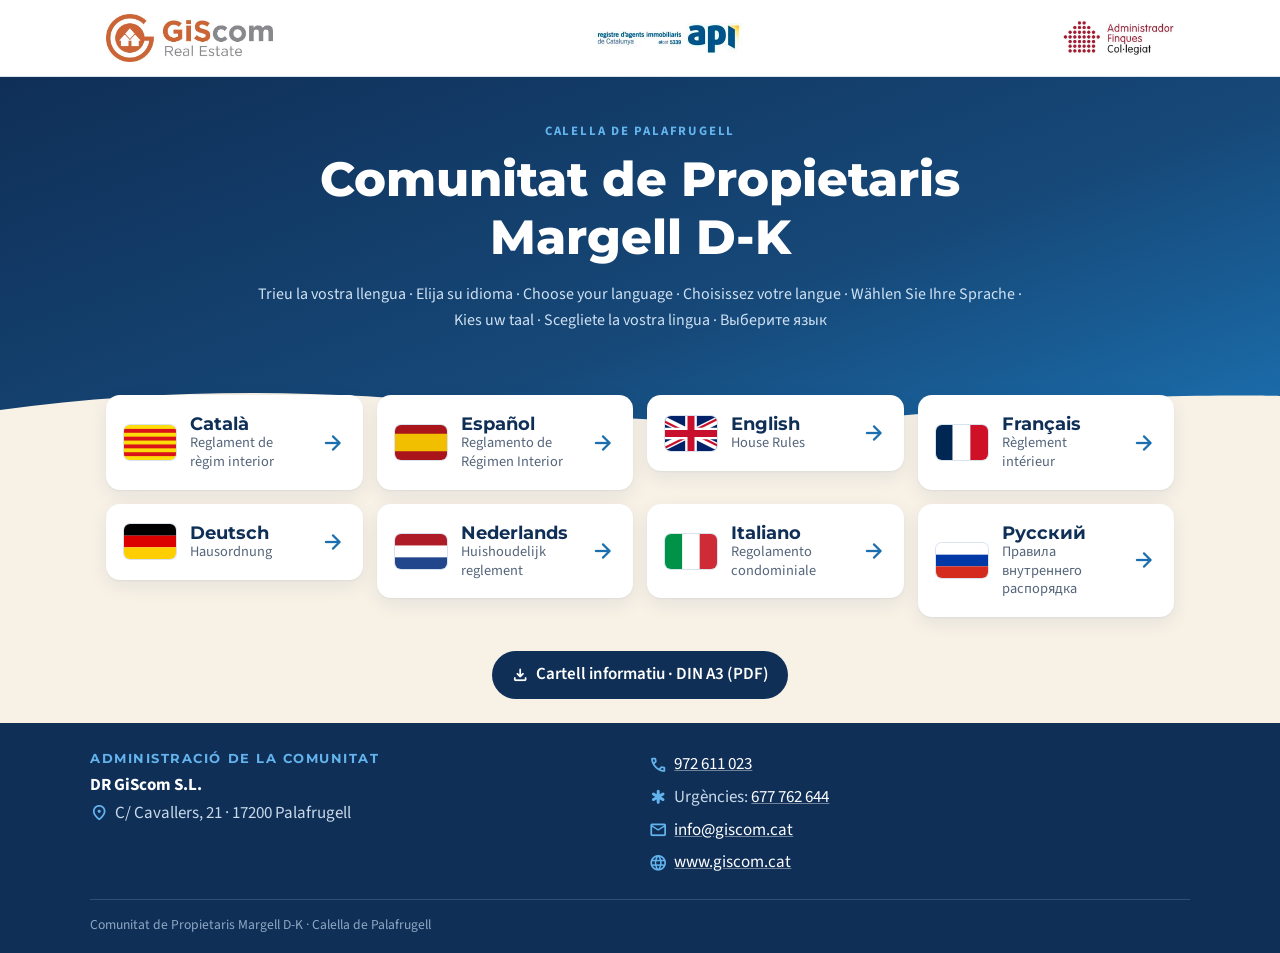
<file: index.html>
<!doctype html>
<html lang="ca">
<head>
<meta charset="utf-8">
<meta name="viewport" content="width=device-width, initial-scale=1">
<title>Margell D-K · Reglament de règim interior</title>
<meta name="description" content="Comunitat de Propietaris Margell D-K (Calella de Palafrugell): reglament de règim interior en vuit llengües.">
<meta name="theme-color" content="#0f2f57">
<link rel="icon" href="data:image/svg+xml,%3Csvg xmlns='http://www.w3.org/2000/svg' viewBox='0 0 64 64'%3E%3Crect width='64' height='64' rx='14' fill='%230f2f57'/%3E%3Cpath d='M10 40c6-5 12-5 18 0s12 5 18 0 8-4 8-4v14H10z' fill='%2363b3ed'/%3E%3Ctext x='32' y='33' font-family='Arial' font-weight='700' font-size='20' fill='%23fff' text-anchor='middle'%3EDK%3C/text%3E%3C/svg%3E">
<link rel="alternate" hreflang="ca" href="https://margelldk.github.io/ca/">
<link rel="alternate" hreflang="es" href="https://margelldk.github.io/es/">
<link rel="alternate" hreflang="en" href="https://margelldk.github.io/en/">
<link rel="alternate" hreflang="fr" href="https://margelldk.github.io/fr/">
<link rel="alternate" hreflang="de" href="https://margelldk.github.io/de/">
<link rel="alternate" hreflang="nl" href="https://margelldk.github.io/nl/">
<link rel="alternate" hreflang="it" href="https://margelldk.github.io/it/">
<link rel="alternate" hreflang="ru" href="https://margelldk.github.io/ru/">
<link rel="alternate" hreflang="x-default" href="https://margelldk.github.io/">
<link rel="preconnect" href="https://fonts.googleapis.com">
<link rel="preconnect" href="https://fonts.gstatic.com" crossorigin>
<link rel="stylesheet" href="https://fonts.googleapis.com/css2?family=Montserrat:wght@600;700;800&family=Source+Sans+3:ital,wght@0,400;0,600;0,700;1,400&display=swap">
<link rel="stylesheet" href="https://fonts.googleapis.com/css2?family=Material+Symbols+Rounded:opsz,wght,FILL,GRAD@20..48,500,0..1,0&icon_names=ac_unit,arrow_forward,bedtime,call,chair,checkroom,cleaning_services,delete,download,electric_scooter,emergency,groups,handshake,key,language,local_shipping,location_on,mail,no_food,outdoor_grill,pedal_bike,pets,pool,print,roller_shades,roofing,schedule,shower,smoke_free,solar_power,sports_soccer,sports_tennis,translate,volume_off">
<link rel="stylesheet" href="assets/estil.css">
</head>
<body class="inici">
<header class="cap">
  <div class="logos">
  <img src="assets/img/giscom.jpg" alt="GiScom Real Estate" class="logo-giscom">
  <img src="assets/img/api.jpg" alt="Registre d’Agents Immobiliaris de Catalunya · API" class="logo-api">
  <img src="assets/img/finques.jpg" alt="Administrador de Finques Col·legiat" class="logo-finques">
</div>
</header>
<main>
  <section class="hero hero-inici">
    <p class="kicker">Calella de Palafrugell</p>
    <h1>Comunitat de Propietaris<br>Margell D-K</h1>
    <p class="tria"><span lang="ca">Trieu la vostra llengua</span> · <span lang="es">Elija su idioma</span> · <span lang="en">Choose your language</span> · <span lang="fr">Choisissez votre langue</span> · <span lang="de">Wählen Sie Ihre Sprache</span> · <span lang="nl">Kies uw taal</span> · <span lang="it">Scegliete la vostra lingua</span> · <span lang="ru">Выберите язык</span></p>
  </section>
  <ul class="targetes">
<li><a href="ca/" hreflang="ca" lang="ca">
  <img src="assets/flags/ca.svg" alt="" width="66" height="44">
  <span class="t-nom">Català</span>
  <span class="t-doc">Reglament de règim interior</span>
  <span class="ic t-fl" aria-hidden="true">arrow_forward</span>
</a></li>
<li><a href="es/" hreflang="es" lang="es">
  <img src="assets/flags/es.svg" alt="" width="66" height="44">
  <span class="t-nom">Español</span>
  <span class="t-doc">Reglamento de Régimen Interior</span>
  <span class="ic t-fl" aria-hidden="true">arrow_forward</span>
</a></li>
<li><a href="en/" hreflang="en" lang="en">
  <img src="assets/flags/en.svg" alt="" width="66" height="44">
  <span class="t-nom">English</span>
  <span class="t-doc">House Rules</span>
  <span class="ic t-fl" aria-hidden="true">arrow_forward</span>
</a></li>
<li><a href="fr/" hreflang="fr" lang="fr">
  <img src="assets/flags/fr.svg" alt="" width="66" height="44">
  <span class="t-nom">Français</span>
  <span class="t-doc">Règlement intérieur</span>
  <span class="ic t-fl" aria-hidden="true">arrow_forward</span>
</a></li>
<li><a href="de/" hreflang="de" lang="de">
  <img src="assets/flags/de.svg" alt="" width="66" height="44">
  <span class="t-nom">Deutsch</span>
  <span class="t-doc">Hausordnung</span>
  <span class="ic t-fl" aria-hidden="true">arrow_forward</span>
</a></li>
<li><a href="nl/" hreflang="nl" lang="nl">
  <img src="assets/flags/nl.svg" alt="" width="66" height="44">
  <span class="t-nom">Nederlands</span>
  <span class="t-doc">Huishoudelijk reglement</span>
  <span class="ic t-fl" aria-hidden="true">arrow_forward</span>
</a></li>
<li><a href="it/" hreflang="it" lang="it">
  <img src="assets/flags/it.svg" alt="" width="66" height="44">
  <span class="t-nom">Italiano</span>
  <span class="t-doc">Regolamento condominiale</span>
  <span class="ic t-fl" aria-hidden="true">arrow_forward</span>
</a></li>
<li><a href="ru/" hreflang="ru" lang="ru">
  <img src="assets/flags/ru.svg" alt="" width="66" height="44">
  <span class="t-nom">Русский</span>
  <span class="t-doc">Правила внутреннего распорядка</span>
  <span class="ic t-fl" aria-hidden="true">arrow_forward</span>
</a></li>
  </ul>
  <p class="descarrega"><a href="cartell/Cartell_Margell_DK_A3.pdf" download><span class="ic sm" aria-hidden="true">download</span> Cartell informatiu · DIN A3 (PDF)</a></p>
</main>
<footer class="peu">
  <div class="peu-in">
    <div>
      <p class="peu-titol">Administració de la comunitat</p>
      <p><strong>DR GiScom S.L.</strong><br>
      <span class="ic sm" aria-hidden="true">location_on</span> C/ Cavallers, 21 · 17200 Palafrugell</p>
    </div>
    <ul class="contacte">
      <li><span class="ic sm" aria-hidden="true">call</span> <a href="tel:+34972611023">972 611 023</a></li>
      <li><span class="ic sm" aria-hidden="true">emergency</span> Urgències: <a href="tel:+34677762644">677 762 644</a></li>
      <li><span class="ic sm" aria-hidden="true">mail</span> <a href="mailto:info@giscom.cat">info@giscom.cat</a></li>
      <li><span class="ic sm" aria-hidden="true">language</span> <a href="https://www.giscom.cat" rel="noopener">www.giscom.cat</a></li>
    </ul>
  </div>
  <p class="peu-final">Comunitat de Propietaris Margell D-K · Calella de Palafrugell</p>
</footer>
</body>
</html>
</file>
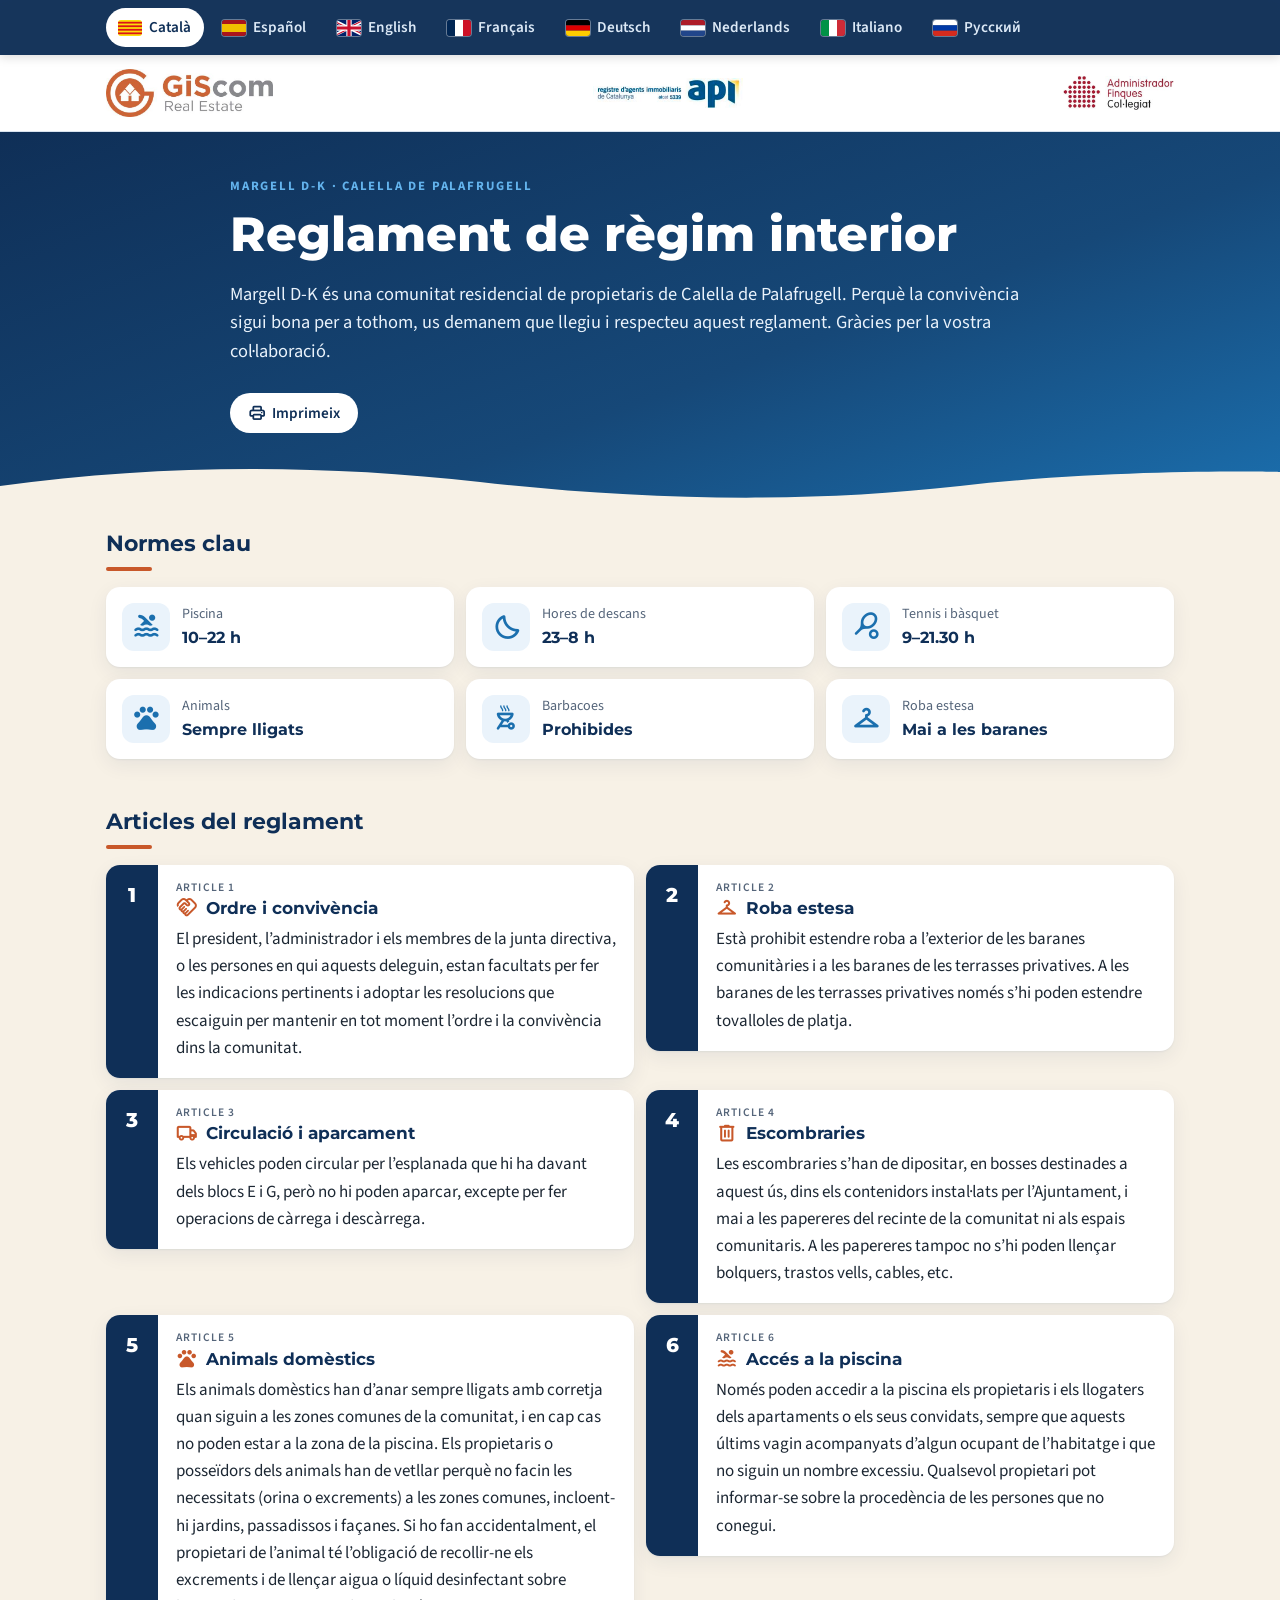
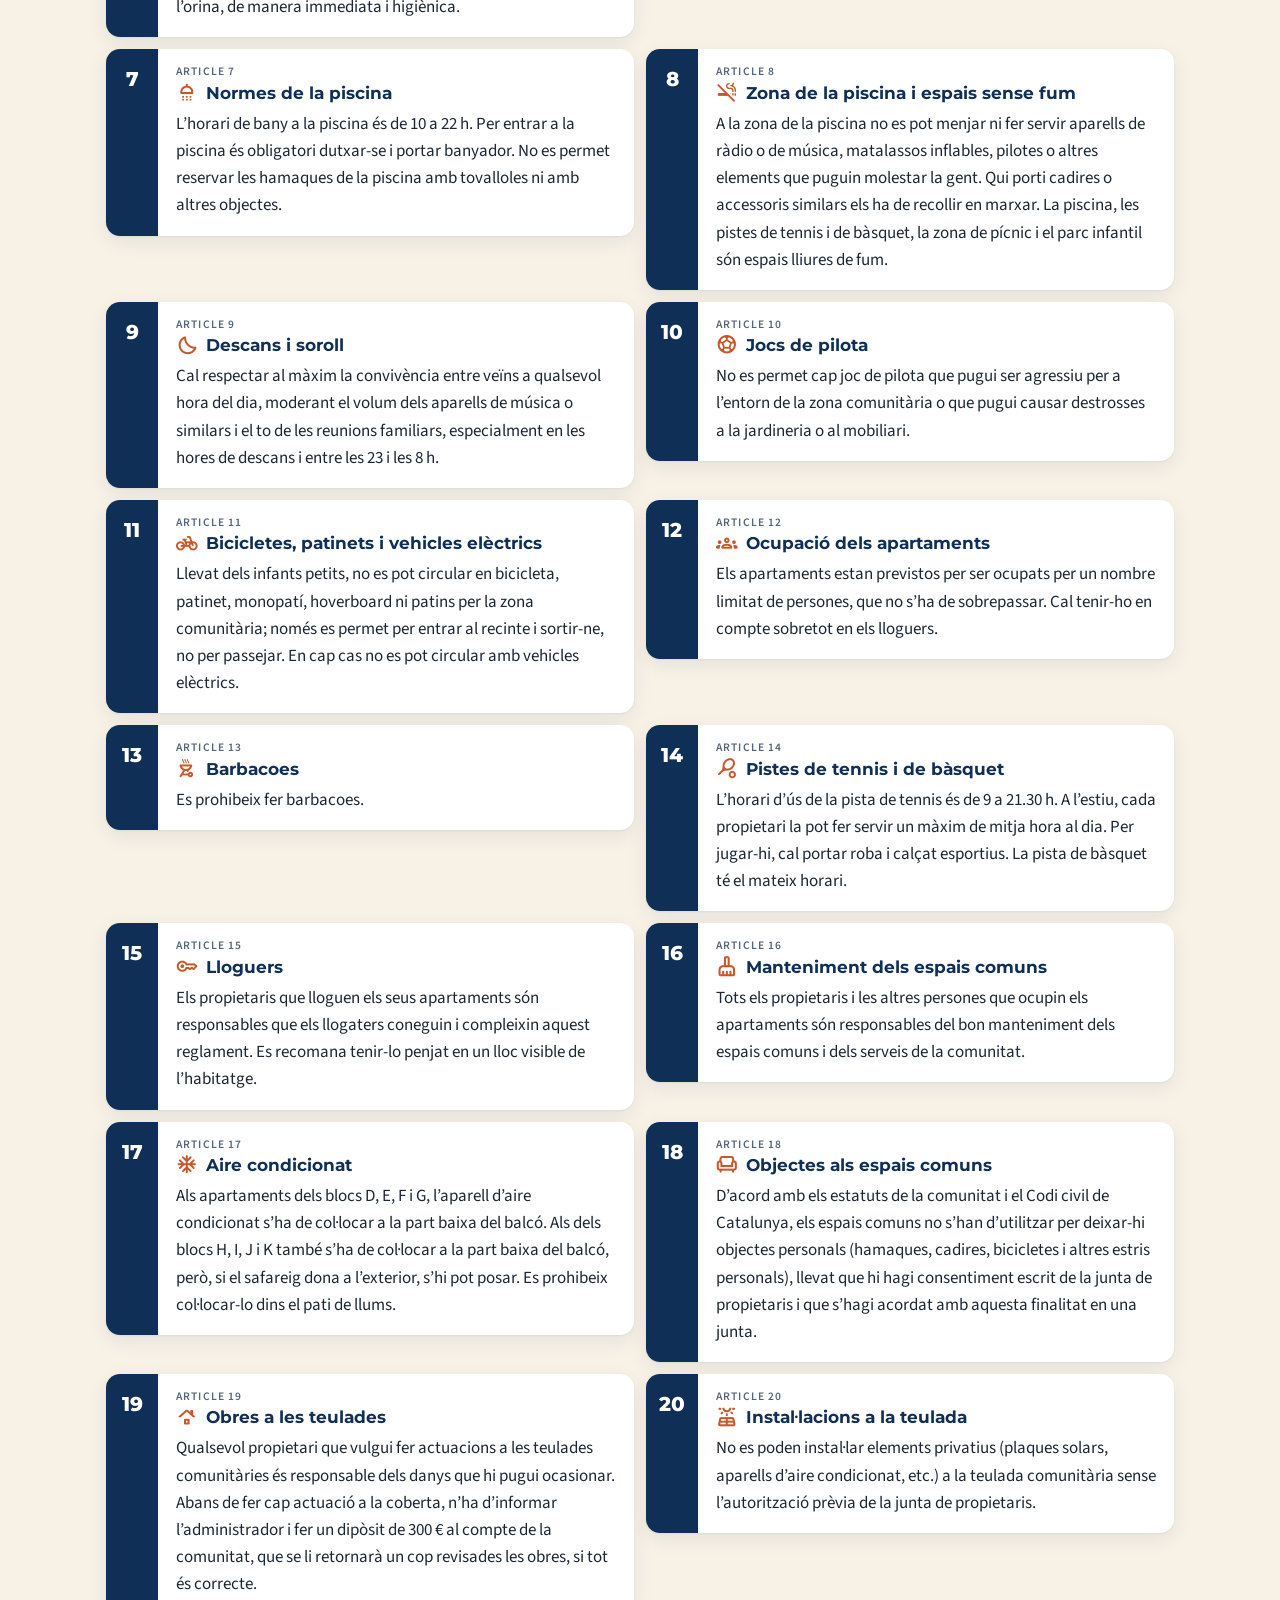
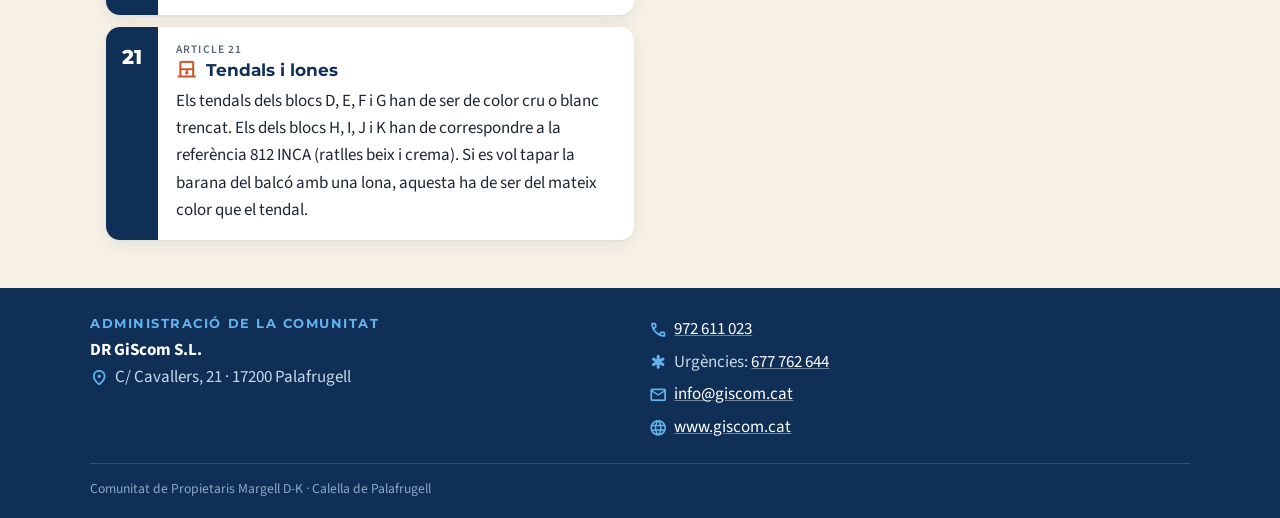
<file: ca/index.html>
<!doctype html>
<html lang="ca">
<head>
<meta charset="utf-8">
<meta name="viewport" content="width=device-width, initial-scale=1">
<title>Reglament de règim interior · Margell D-K</title>
<meta name="description" content="Margell D-K és una comunitat residencial de propietaris de Calella de Palafrugell. Perquè la convivència sigui bona per a tothom, us demanem que llegiu i respecteu aquest reglament. Gràcies per la vostra col·laboració.">
<meta name="theme-color" content="#0f2f57">
<link rel="icon" href="data:image/svg+xml,%3Csvg xmlns='http://www.w3.org/2000/svg' viewBox='0 0 64 64'%3E%3Crect width='64' height='64' rx='14' fill='%230f2f57'/%3E%3Cpath d='M10 40c6-5 12-5 18 0s12 5 18 0 8-4 8-4v14H10z' fill='%2363b3ed'/%3E%3Ctext x='32' y='33' font-family='Arial' font-weight='700' font-size='20' fill='%23fff' text-anchor='middle'%3EDK%3C/text%3E%3C/svg%3E">
<link rel="alternate" hreflang="ca" href="https://margelldk.github.io/ca/">
<link rel="alternate" hreflang="es" href="https://margelldk.github.io/es/">
<link rel="alternate" hreflang="en" href="https://margelldk.github.io/en/">
<link rel="alternate" hreflang="fr" href="https://margelldk.github.io/fr/">
<link rel="alternate" hreflang="de" href="https://margelldk.github.io/de/">
<link rel="alternate" hreflang="nl" href="https://margelldk.github.io/nl/">
<link rel="alternate" hreflang="it" href="https://margelldk.github.io/it/">
<link rel="alternate" hreflang="ru" href="https://margelldk.github.io/ru/">
<link rel="alternate" hreflang="x-default" href="https://margelldk.github.io/">
<link rel="preconnect" href="https://fonts.googleapis.com">
<link rel="preconnect" href="https://fonts.gstatic.com" crossorigin>
<link rel="stylesheet" href="https://fonts.googleapis.com/css2?family=Montserrat:wght@600;700;800&family=Source+Sans+3:ital,wght@0,400;0,600;0,700;1,400&display=swap">
<link rel="stylesheet" href="https://fonts.googleapis.com/css2?family=Material+Symbols+Rounded:opsz,wght,FILL,GRAD@20..48,500,0..1,0&icon_names=ac_unit,arrow_forward,bedtime,call,chair,checkroom,cleaning_services,delete,download,electric_scooter,emergency,groups,handshake,key,language,local_shipping,location_on,mail,no_food,outdoor_grill,pedal_bike,pets,pool,print,roller_shades,roofing,schedule,shower,smoke_free,solar_power,sports_soccer,sports_tennis,translate,volume_off">
<link rel="stylesheet" href="../assets/estil.css">
</head>
<body>
<a class="salta" href="#articles">Articles del reglament</a>
<nav class="idiomes" aria-label="Idioma">
  <div class="idiomes-in">
    <a href="../ca/" hreflang="ca" lang="ca" aria-current="page"><img src="../assets/flags/ca.svg" alt="" width="24" height="16"><span>Català</span></a>
    <a href="../es/" hreflang="es" lang="es"><img src="../assets/flags/es.svg" alt="" width="24" height="16"><span>Español</span></a>
    <a href="../en/" hreflang="en" lang="en"><img src="../assets/flags/en.svg" alt="" width="24" height="16"><span>English</span></a>
    <a href="../fr/" hreflang="fr" lang="fr"><img src="../assets/flags/fr.svg" alt="" width="24" height="16"><span>Français</span></a>
    <a href="../de/" hreflang="de" lang="de"><img src="../assets/flags/de.svg" alt="" width="24" height="16"><span>Deutsch</span></a>
    <a href="../nl/" hreflang="nl" lang="nl"><img src="../assets/flags/nl.svg" alt="" width="24" height="16"><span>Nederlands</span></a>
    <a href="../it/" hreflang="it" lang="it"><img src="../assets/flags/it.svg" alt="" width="24" height="16"><span>Italiano</span></a>
    <a href="../ru/" hreflang="ru" lang="ru"><img src="../assets/flags/ru.svg" alt="" width="24" height="16"><span>Русский</span></a>
  </div>
</nav>
<header class="cap">
  <div class="logos">
  <img src="../assets/img/giscom.jpg" alt="GiScom Real Estate" class="logo-giscom">
  <img src="../assets/img/api.jpg" alt="Registre d’Agents Immobiliaris de Catalunya · API" class="logo-api">
  <img src="../assets/img/finques.jpg" alt="Administrador de Finques Col·legiat" class="logo-finques">
</div>
</header>
<main>
  <section class="hero">
    <p class="kicker">Margell D-K · Calella de Palafrugell</p>
    <h1>Reglament de règim interior</h1>
    <p class="intro">Margell D-K és una comunitat residencial de propietaris de Calella de Palafrugell. Perquè la convivència sigui bona per a tothom, us demanem que llegiu i respecteu aquest reglament. Gràcies per la vostra col·laboració.</p>
    
    <div class="accions"><button class="imprimeix" type="button" onclick="window.print()"><span class="ic sm" aria-hidden="true">print</span> Imprimeix</button></div>
  </section>
  <section class="resum" aria-labelledby="resum-t">
    <h2 id="resum-t">Normes clau</h2>
    <ul>
<li><span class="ic" aria-hidden="true">pool</span><span class="r-et">Piscina</span><span class="r-val">10–22 h</span></li>
<li><span class="ic" aria-hidden="true">bedtime</span><span class="r-et">Hores de descans</span><span class="r-val">23–8 h</span></li>
<li><span class="ic" aria-hidden="true">sports_tennis</span><span class="r-et">Tennis i bàsquet</span><span class="r-val">9–21.30 h</span></li>
<li><span class="ic" aria-hidden="true">pets</span><span class="r-et">Animals</span><span class="r-val">Sempre lligats</span></li>
<li><span class="ic" aria-hidden="true">outdoor_grill</span><span class="r-et">Barbacoes</span><span class="r-val">Prohibides</span></li>
<li><span class="ic" aria-hidden="true">checkroom</span><span class="r-et">Roba estesa</span><span class="r-val">Mai a les baranes</span></li>
    </ul>
  </section>
  <section class="articles" id="articles" aria-labelledby="art-t">
    <h2 id="art-t">Articles del reglament</h2>
    <ol>
<li class="art" id="article-1">
  <div class="art-num" aria-hidden="true"><span>1</span></div>
  <div class="art-cos">
    <h3><span class="ic art-ic" aria-hidden="true">handshake</span><span class="art-et">Article 1</span> Ordre i convivència</h3>
    <p>El president, l’administrador i els membres de la junta directiva, o les persones en qui aquests deleguin, estan facultats per fer les indicacions pertinents i adoptar les resolucions que escaiguin per mantenir en tot moment l’ordre i la convivència dins la comunitat.</p>
  </div>
</li>
<li class="art" id="article-2">
  <div class="art-num" aria-hidden="true"><span>2</span></div>
  <div class="art-cos">
    <h3><span class="ic art-ic" aria-hidden="true">checkroom</span><span class="art-et">Article 2</span> Roba estesa</h3>
    <p>Està prohibit estendre roba a l’exterior de les baranes comunitàries i a les baranes de les terrasses privatives. A les baranes de les terrasses privatives només s’hi poden estendre tovalloles de platja.</p>
  </div>
</li>
<li class="art" id="article-3">
  <div class="art-num" aria-hidden="true"><span>3</span></div>
  <div class="art-cos">
    <h3><span class="ic art-ic" aria-hidden="true">local_shipping</span><span class="art-et">Article 3</span> Circulació i aparcament</h3>
    <p>Els vehicles poden circular per l’esplanada que hi ha davant dels blocs E i G, però no hi poden aparcar, excepte per fer operacions de càrrega i descàrrega.</p>
  </div>
</li>
<li class="art" id="article-4">
  <div class="art-num" aria-hidden="true"><span>4</span></div>
  <div class="art-cos">
    <h3><span class="ic art-ic" aria-hidden="true">delete</span><span class="art-et">Article 4</span> Escombraries</h3>
    <p>Les escombraries s’han de dipositar, en bosses destinades a aquest ús, dins els contenidors instal·lats per l’Ajuntament, i mai a les papereres del recinte de la comunitat ni als espais comunitaris. A les papereres tampoc no s’hi poden llençar bolquers, trastos vells, cables, etc.</p>
  </div>
</li>
<li class="art" id="article-5">
  <div class="art-num" aria-hidden="true"><span>5</span></div>
  <div class="art-cos">
    <h3><span class="ic art-ic" aria-hidden="true">pets</span><span class="art-et">Article 5</span> Animals domèstics</h3>
    <p>Els animals domèstics han d’anar sempre lligats amb corretja quan siguin a les zones comunes de la comunitat, i en cap cas no poden estar a la zona de la piscina. Els propietaris o posseïdors dels animals han de vetllar perquè no facin les necessitats (orina o excrements) a les zones comunes, incloent-hi jardins, passadissos i façanes. Si ho fan accidentalment, el propietari de l’animal té l’obligació de recollir-ne els excrements i de llençar aigua o líquid desinfectant sobre l’orina, de manera immediata i higiènica.</p>
  </div>
</li>
<li class="art" id="article-6">
  <div class="art-num" aria-hidden="true"><span>6</span></div>
  <div class="art-cos">
    <h3><span class="ic art-ic" aria-hidden="true">pool</span><span class="art-et">Article 6</span> Accés a la piscina</h3>
    <p>Només poden accedir a la piscina els propietaris i els llogaters dels apartaments o els seus convidats, sempre que aquests últims vagin acompanyats d’algun ocupant de l’habitatge i que no siguin un nombre excessiu. Qualsevol propietari pot informar-se sobre la procedència de les persones que no conegui.</p>
  </div>
</li>
<li class="art" id="article-7">
  <div class="art-num" aria-hidden="true"><span>7</span></div>
  <div class="art-cos">
    <h3><span class="ic art-ic" aria-hidden="true">shower</span><span class="art-et">Article 7</span> Normes de la piscina</h3>
    <p>L’horari de bany a la piscina és de 10 a 22 h. Per entrar a la piscina és obligatori dutxar-se i portar banyador. No es permet reservar les hamaques de la piscina amb tovalloles ni amb altres objectes.</p>
  </div>
</li>
<li class="art" id="article-8">
  <div class="art-num" aria-hidden="true"><span>8</span></div>
  <div class="art-cos">
    <h3><span class="ic art-ic" aria-hidden="true">smoke_free</span><span class="art-et">Article 8</span> Zona de la piscina i espais sense fum</h3>
    <p>A la zona de la piscina no es pot menjar ni fer servir aparells de ràdio o de música, matalassos inflables, pilotes o altres elements que puguin molestar la gent. Qui porti cadires o accessoris similars els ha de recollir en marxar. La piscina, les pistes de tennis i de bàsquet, la zona de pícnic i el parc infantil són espais lliures de fum.</p>
  </div>
</li>
<li class="art" id="article-9">
  <div class="art-num" aria-hidden="true"><span>9</span></div>
  <div class="art-cos">
    <h3><span class="ic art-ic" aria-hidden="true">bedtime</span><span class="art-et">Article 9</span> Descans i soroll</h3>
    <p>Cal respectar al màxim la convivència entre veïns a qualsevol hora del dia, moderant el volum dels aparells de música o similars i el to de les reunions familiars, especialment en les hores de descans i entre les 23 i les 8 h.</p>
  </div>
</li>
<li class="art" id="article-10">
  <div class="art-num" aria-hidden="true"><span>10</span></div>
  <div class="art-cos">
    <h3><span class="ic art-ic" aria-hidden="true">sports_soccer</span><span class="art-et">Article 10</span> Jocs de pilota</h3>
    <p>No es permet cap joc de pilota que pugui ser agressiu per a l’entorn de la zona comunitària o que pugui causar destrosses a la jardineria o al mobiliari.</p>
  </div>
</li>
<li class="art" id="article-11">
  <div class="art-num" aria-hidden="true"><span>11</span></div>
  <div class="art-cos">
    <h3><span class="ic art-ic" aria-hidden="true">pedal_bike</span><span class="art-et">Article 11</span> Bicicletes, patinets i vehicles elèctrics</h3>
    <p>Llevat dels infants petits, no es pot circular en bicicleta, patinet, monopatí, hoverboard ni patins per la zona comunitària; només es permet per entrar al recinte i sortir-ne, no per passejar. En cap cas no es pot circular amb vehicles elèctrics.</p>
  </div>
</li>
<li class="art" id="article-12">
  <div class="art-num" aria-hidden="true"><span>12</span></div>
  <div class="art-cos">
    <h3><span class="ic art-ic" aria-hidden="true">groups</span><span class="art-et">Article 12</span> Ocupació dels apartaments</h3>
    <p>Els apartaments estan previstos per ser ocupats per un nombre limitat de persones, que no s’ha de sobrepassar. Cal tenir-ho en compte sobretot en els lloguers.</p>
  </div>
</li>
<li class="art" id="article-13">
  <div class="art-num" aria-hidden="true"><span>13</span></div>
  <div class="art-cos">
    <h3><span class="ic art-ic" aria-hidden="true">outdoor_grill</span><span class="art-et">Article 13</span> Barbacoes</h3>
    <p>Es prohibeix fer barbacoes.</p>
  </div>
</li>
<li class="art" id="article-14">
  <div class="art-num" aria-hidden="true"><span>14</span></div>
  <div class="art-cos">
    <h3><span class="ic art-ic" aria-hidden="true">sports_tennis</span><span class="art-et">Article 14</span> Pistes de tennis i de bàsquet</h3>
    <p>L’horari d’ús de la pista de tennis és de 9 a 21.30 h. A l’estiu, cada propietari la pot fer servir un màxim de mitja hora al dia. Per jugar-hi, cal portar roba i calçat esportius. La pista de bàsquet té el mateix horari.</p>
  </div>
</li>
<li class="art" id="article-15">
  <div class="art-num" aria-hidden="true"><span>15</span></div>
  <div class="art-cos">
    <h3><span class="ic art-ic" aria-hidden="true">key</span><span class="art-et">Article 15</span> Lloguers</h3>
    <p>Els propietaris que lloguen els seus apartaments són responsables que els llogaters coneguin i compleixin aquest reglament. Es recomana tenir-lo penjat en un lloc visible de l’habitatge.</p>
  </div>
</li>
<li class="art" id="article-16">
  <div class="art-num" aria-hidden="true"><span>16</span></div>
  <div class="art-cos">
    <h3><span class="ic art-ic" aria-hidden="true">cleaning_services</span><span class="art-et">Article 16</span> Manteniment dels espais comuns</h3>
    <p>Tots els propietaris i les altres persones que ocupin els apartaments són responsables del bon manteniment dels espais comuns i dels serveis de la comunitat.</p>
  </div>
</li>
<li class="art" id="article-17">
  <div class="art-num" aria-hidden="true"><span>17</span></div>
  <div class="art-cos">
    <h3><span class="ic art-ic" aria-hidden="true">ac_unit</span><span class="art-et">Article 17</span> Aire condicionat</h3>
    <p>Als apartaments dels blocs D, E, F i G, l’aparell d’aire condicionat s’ha de col·locar a la part baixa del balcó. Als dels blocs H, I, J i K també s’ha de col·locar a la part baixa del balcó, però, si el safareig dona a l’exterior, s’hi pot posar. Es prohibeix col·locar-lo dins el pati de llums.</p>
  </div>
</li>
<li class="art" id="article-18">
  <div class="art-num" aria-hidden="true"><span>18</span></div>
  <div class="art-cos">
    <h3><span class="ic art-ic" aria-hidden="true">chair</span><span class="art-et">Article 18</span> Objectes als espais comuns</h3>
    <p>D’acord amb els estatuts de la comunitat i el Codi civil de Catalunya, els espais comuns no s’han d’utilitzar per deixar-hi objectes personals (hamaques, cadires, bicicletes i altres estris personals), llevat que hi hagi consentiment escrit de la junta de propietaris i que s’hagi acordat amb aquesta finalitat en una junta.</p>
  </div>
</li>
<li class="art" id="article-19">
  <div class="art-num" aria-hidden="true"><span>19</span></div>
  <div class="art-cos">
    <h3><span class="ic art-ic" aria-hidden="true">roofing</span><span class="art-et">Article 19</span> Obres a les teulades</h3>
    <p>Qualsevol propietari que vulgui fer actuacions a les teulades comunitàries és responsable dels danys que hi pugui ocasionar. Abans de fer cap actuació a la coberta, n’ha d’informar l’administrador i fer un dipòsit de 300 € al compte de la comunitat, que se li retornarà un cop revisades les obres, si tot és correcte.</p>
  </div>
</li>
<li class="art" id="article-20">
  <div class="art-num" aria-hidden="true"><span>20</span></div>
  <div class="art-cos">
    <h3><span class="ic art-ic" aria-hidden="true">solar_power</span><span class="art-et">Article 20</span> Instal·lacions a la teulada</h3>
    <p>No es poden instal·lar elements privatius (plaques solars, aparells d’aire condicionat, etc.) a la teulada comunitària sense l’autorització prèvia de la junta de propietaris.</p>
  </div>
</li>
<li class="art" id="article-21">
  <div class="art-num" aria-hidden="true"><span>21</span></div>
  <div class="art-cos">
    <h3><span class="ic art-ic" aria-hidden="true">roller_shades</span><span class="art-et">Article 21</span> Tendals i lones</h3>
    <p>Els tendals dels blocs D, E, F i G han de ser de color cru o blanc trencat. Els dels blocs H, I, J i K han de correspondre a la referència 812 INCA (ratlles beix i crema). Si es vol tapar la barana del balcó amb una lona, aquesta ha de ser del mateix color que el tendal.</p>
  </div>
</li>
    </ol>
  </section>
</main>
<footer class="peu">
  <div class="peu-in">
    <div>
      <p class="peu-titol">Administració de la comunitat</p>
      <p><strong>DR GiScom S.L.</strong><br>
      <span class="ic sm" aria-hidden="true">location_on</span> C/ Cavallers, 21 · 17200 Palafrugell</p>
    </div>
    <ul class="contacte">
      <li><span class="ic sm" aria-hidden="true">call</span> <a href="tel:+34972611023">972 611 023</a></li>
      <li><span class="ic sm" aria-hidden="true">emergency</span> Urgències: <a href="tel:+34677762644">677 762 644</a></li>
      <li><span class="ic sm" aria-hidden="true">mail</span> <a href="mailto:info@giscom.cat">info@giscom.cat</a></li>
      <li><span class="ic sm" aria-hidden="true">language</span> <a href="https://www.giscom.cat" rel="noopener">www.giscom.cat</a></li>
    </ul>
  </div>
  <p class="peu-final">Comunitat de Propietaris Margell D-K · Calella de Palafrugell</p>
</footer>
</body>
</html>
</file>
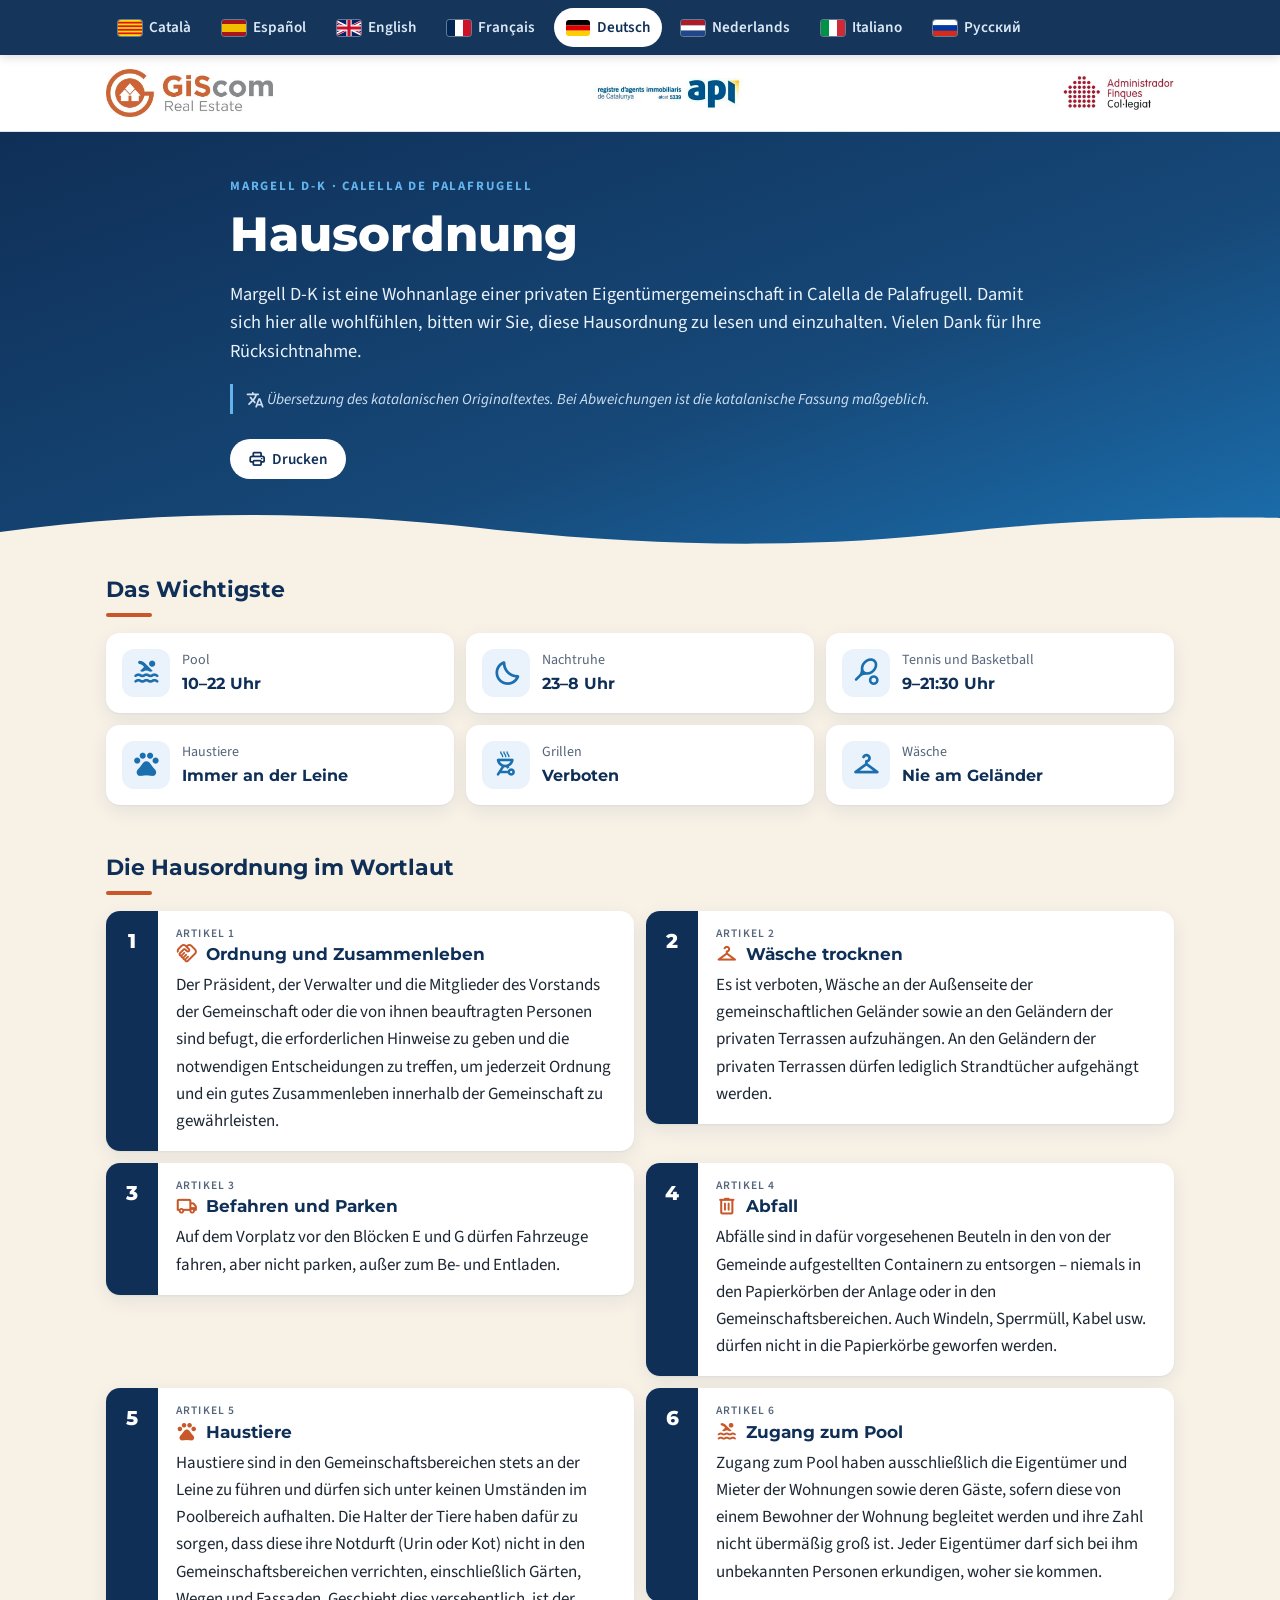
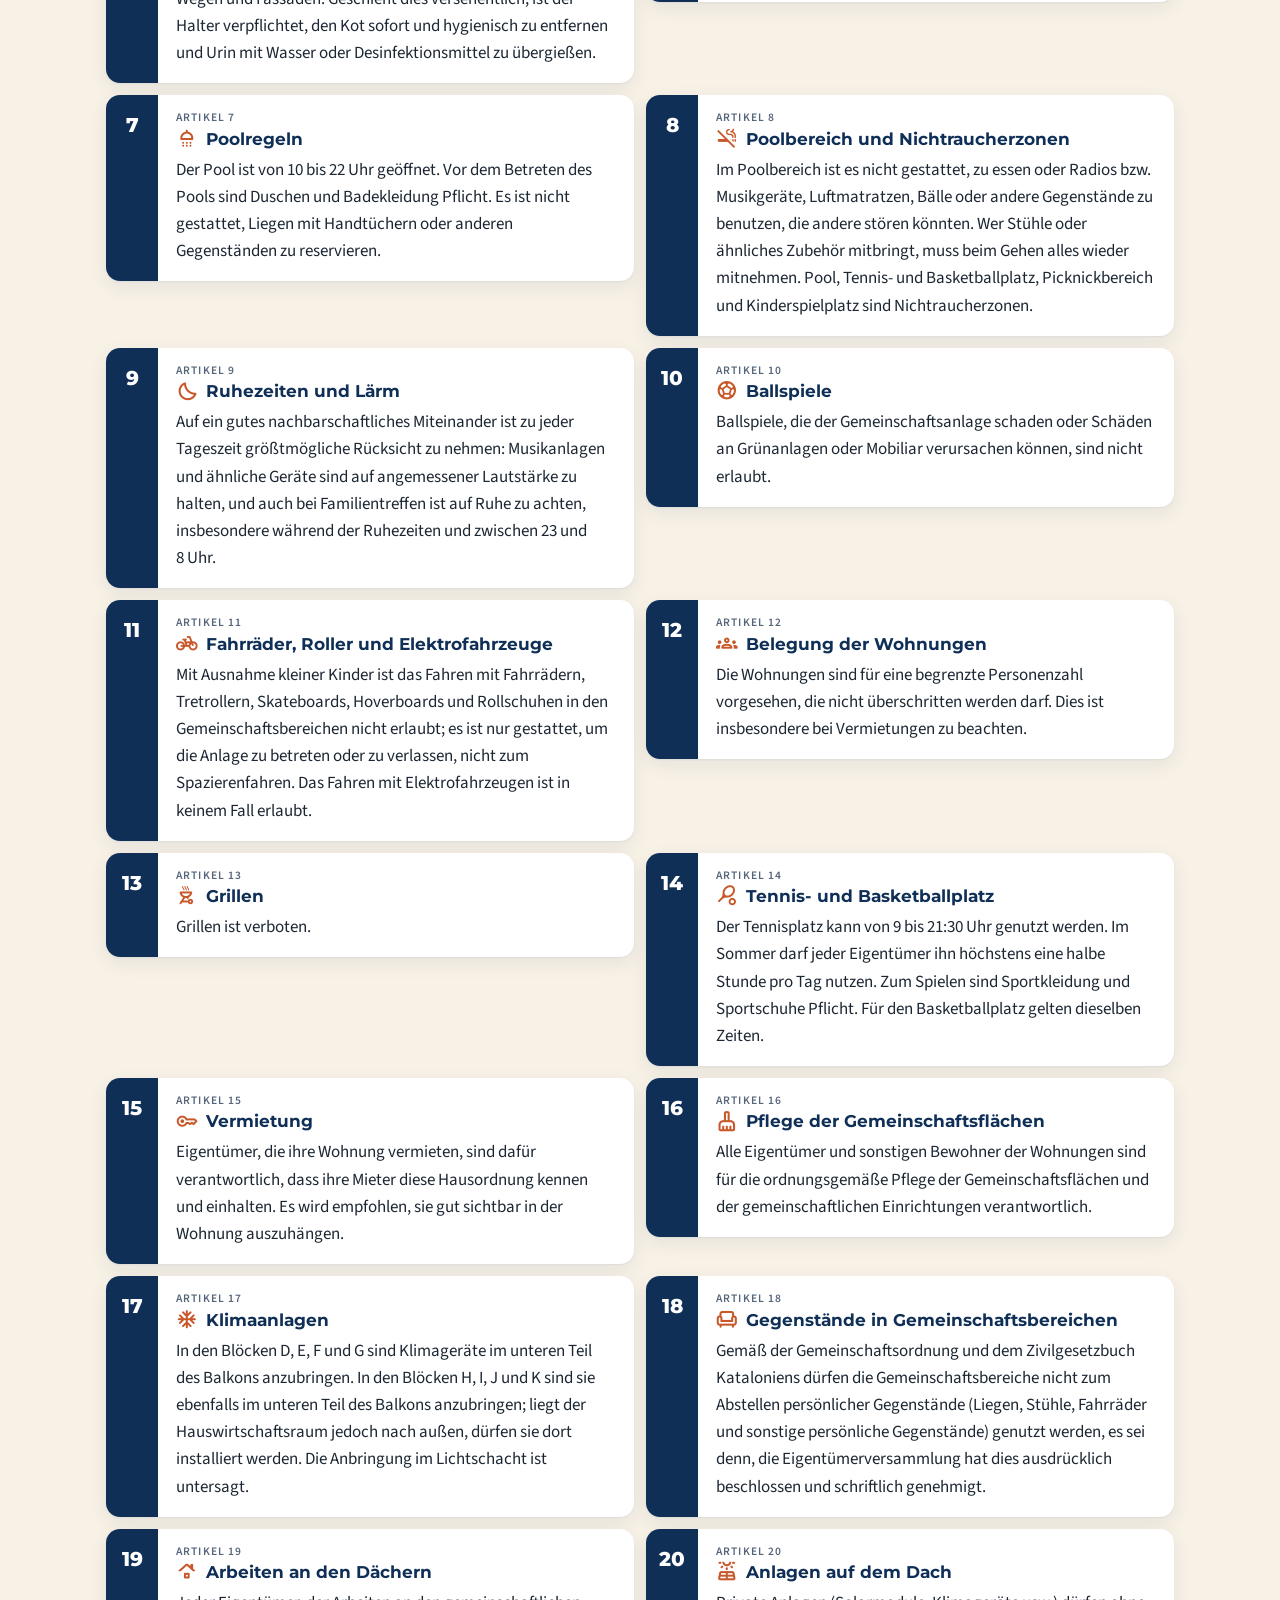
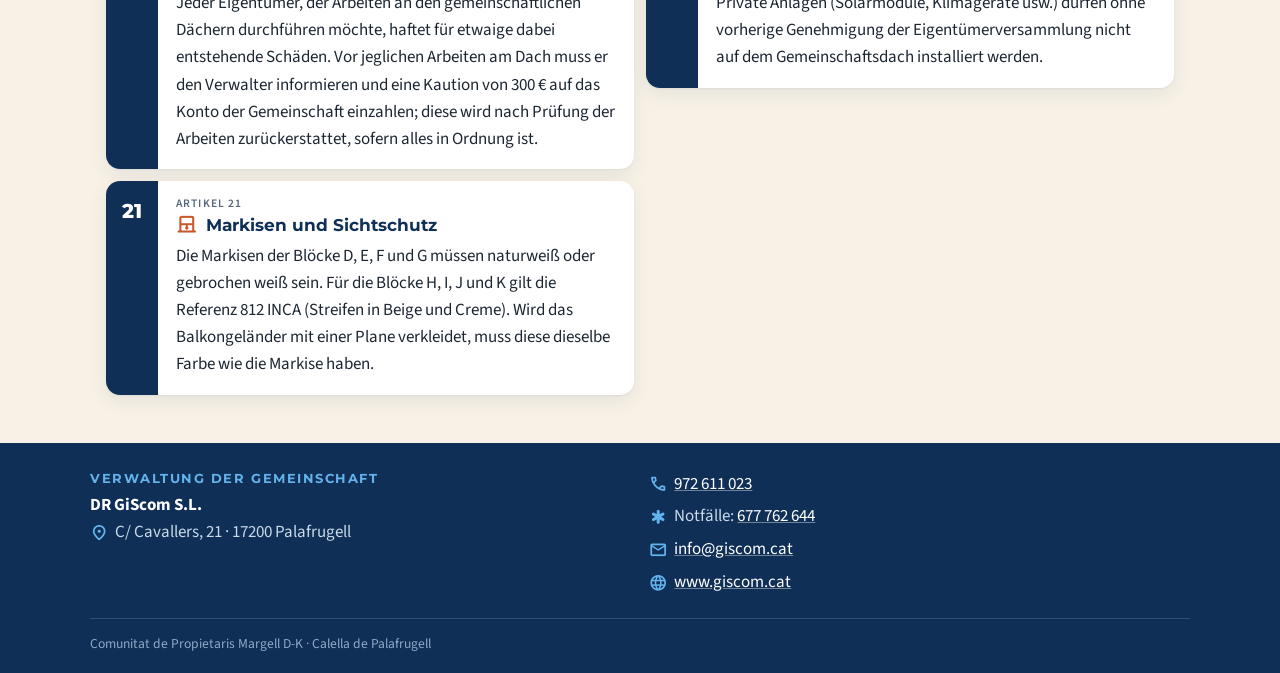
<file: de/index.html>
<!doctype html>
<html lang="de">
<head>
<meta charset="utf-8">
<meta name="viewport" content="width=device-width, initial-scale=1">
<title>Hausordnung · Margell D-K</title>
<meta name="description" content="Margell D-K ist eine Wohnanlage einer privaten Eigentümergemeinschaft in Calella de Palafrugell. Damit sich hier alle wohlfühlen, bitten wir Sie, diese Hausordnung zu lesen und einzuhalten. Vielen Dank für Ihre Rücksichtnahme.">
<meta name="theme-color" content="#0f2f57">
<link rel="icon" href="data:image/svg+xml,%3Csvg xmlns='http://www.w3.org/2000/svg' viewBox='0 0 64 64'%3E%3Crect width='64' height='64' rx='14' fill='%230f2f57'/%3E%3Cpath d='M10 40c6-5 12-5 18 0s12 5 18 0 8-4 8-4v14H10z' fill='%2363b3ed'/%3E%3Ctext x='32' y='33' font-family='Arial' font-weight='700' font-size='20' fill='%23fff' text-anchor='middle'%3EDK%3C/text%3E%3C/svg%3E">
<link rel="alternate" hreflang="ca" href="https://margelldk.github.io/ca/">
<link rel="alternate" hreflang="es" href="https://margelldk.github.io/es/">
<link rel="alternate" hreflang="en" href="https://margelldk.github.io/en/">
<link rel="alternate" hreflang="fr" href="https://margelldk.github.io/fr/">
<link rel="alternate" hreflang="de" href="https://margelldk.github.io/de/">
<link rel="alternate" hreflang="nl" href="https://margelldk.github.io/nl/">
<link rel="alternate" hreflang="it" href="https://margelldk.github.io/it/">
<link rel="alternate" hreflang="ru" href="https://margelldk.github.io/ru/">
<link rel="alternate" hreflang="x-default" href="https://margelldk.github.io/">
<link rel="preconnect" href="https://fonts.googleapis.com">
<link rel="preconnect" href="https://fonts.gstatic.com" crossorigin>
<link rel="stylesheet" href="https://fonts.googleapis.com/css2?family=Montserrat:wght@600;700;800&family=Source+Sans+3:ital,wght@0,400;0,600;0,700;1,400&display=swap">
<link rel="stylesheet" href="https://fonts.googleapis.com/css2?family=Material+Symbols+Rounded:opsz,wght,FILL,GRAD@20..48,500,0..1,0&icon_names=ac_unit,arrow_forward,bedtime,call,chair,checkroom,cleaning_services,delete,download,electric_scooter,emergency,groups,handshake,key,language,local_shipping,location_on,mail,no_food,outdoor_grill,pedal_bike,pets,pool,print,roller_shades,roofing,schedule,shower,smoke_free,solar_power,sports_soccer,sports_tennis,translate,volume_off">
<link rel="stylesheet" href="../assets/estil.css">
</head>
<body>
<a class="salta" href="#articles">Die Hausordnung im Wortlaut</a>
<nav class="idiomes" aria-label="Sprache">
  <div class="idiomes-in">
    <a href="../ca/" hreflang="ca" lang="ca"><img src="../assets/flags/ca.svg" alt="" width="24" height="16"><span>Català</span></a>
    <a href="../es/" hreflang="es" lang="es"><img src="../assets/flags/es.svg" alt="" width="24" height="16"><span>Español</span></a>
    <a href="../en/" hreflang="en" lang="en"><img src="../assets/flags/en.svg" alt="" width="24" height="16"><span>English</span></a>
    <a href="../fr/" hreflang="fr" lang="fr"><img src="../assets/flags/fr.svg" alt="" width="24" height="16"><span>Français</span></a>
    <a href="../de/" hreflang="de" lang="de" aria-current="page"><img src="../assets/flags/de.svg" alt="" width="24" height="16"><span>Deutsch</span></a>
    <a href="../nl/" hreflang="nl" lang="nl"><img src="../assets/flags/nl.svg" alt="" width="24" height="16"><span>Nederlands</span></a>
    <a href="../it/" hreflang="it" lang="it"><img src="../assets/flags/it.svg" alt="" width="24" height="16"><span>Italiano</span></a>
    <a href="../ru/" hreflang="ru" lang="ru"><img src="../assets/flags/ru.svg" alt="" width="24" height="16"><span>Русский</span></a>
  </div>
</nav>
<header class="cap">
  <div class="logos">
  <img src="../assets/img/giscom.jpg" alt="GiScom Real Estate" class="logo-giscom">
  <img src="../assets/img/api.jpg" alt="Registre d’Agents Immobiliaris de Catalunya · API" class="logo-api">
  <img src="../assets/img/finques.jpg" alt="Administrador de Finques Col·legiat" class="logo-finques">
</div>
</header>
<main>
  <section class="hero">
    <p class="kicker">Margell D-K · Calella de Palafrugell</p>
    <h1>Hausordnung</h1>
    <p class="intro">Margell D-K ist eine Wohnanlage einer privaten Eigentümergemeinschaft in Calella de Palafrugell. Damit sich hier alle wohlfühlen, bitten wir Sie, diese Hausordnung zu lesen und einzuhalten. Vielen Dank für Ihre Rücksichtnahme.</p>
    <p class="nota"><span class="ic sm" aria-hidden="true">translate</span> Übersetzung des katalanischen Originaltextes. Bei Abweichungen ist die katalanische Fassung maßgeblich.</p>
    <div class="accions"><button class="imprimeix" type="button" onclick="window.print()"><span class="ic sm" aria-hidden="true">print</span> Drucken</button></div>
  </section>
  <section class="resum" aria-labelledby="resum-t">
    <h2 id="resum-t">Das Wichtigste</h2>
    <ul>
<li><span class="ic" aria-hidden="true">pool</span><span class="r-et">Pool</span><span class="r-val">10–22 Uhr</span></li>
<li><span class="ic" aria-hidden="true">bedtime</span><span class="r-et">Nachtruhe</span><span class="r-val">23–8 Uhr</span></li>
<li><span class="ic" aria-hidden="true">sports_tennis</span><span class="r-et">Tennis und Basketball</span><span class="r-val">9–21:30 Uhr</span></li>
<li><span class="ic" aria-hidden="true">pets</span><span class="r-et">Haustiere</span><span class="r-val">Immer an der Leine</span></li>
<li><span class="ic" aria-hidden="true">outdoor_grill</span><span class="r-et">Grillen</span><span class="r-val">Verboten</span></li>
<li><span class="ic" aria-hidden="true">checkroom</span><span class="r-et">Wäsche</span><span class="r-val">Nie am Geländer</span></li>
    </ul>
  </section>
  <section class="articles" id="articles" aria-labelledby="art-t">
    <h2 id="art-t">Die Hausordnung im Wortlaut</h2>
    <ol>
<li class="art" id="article-1">
  <div class="art-num" aria-hidden="true"><span>1</span></div>
  <div class="art-cos">
    <h3><span class="ic art-ic" aria-hidden="true">handshake</span><span class="art-et">Artikel 1</span> Ordnung und Zusammenleben</h3>
    <p>Der Präsident, der Verwalter und die Mitglieder des Vorstands der Gemeinschaft oder die von ihnen beauftragten Personen sind befugt, die erforderlichen Hinweise zu geben und die notwendigen Entscheidungen zu treffen, um jederzeit Ordnung und ein gutes Zusammenleben innerhalb der Gemeinschaft zu gewährleisten.</p>
  </div>
</li>
<li class="art" id="article-2">
  <div class="art-num" aria-hidden="true"><span>2</span></div>
  <div class="art-cos">
    <h3><span class="ic art-ic" aria-hidden="true">checkroom</span><span class="art-et">Artikel 2</span> Wäsche trocknen</h3>
    <p>Es ist verboten, Wäsche an der Außenseite der gemeinschaftlichen Geländer sowie an den Geländern der privaten Terrassen aufzuhängen. An den Geländern der privaten Terrassen dürfen lediglich Strandtücher aufgehängt werden.</p>
  </div>
</li>
<li class="art" id="article-3">
  <div class="art-num" aria-hidden="true"><span>3</span></div>
  <div class="art-cos">
    <h3><span class="ic art-ic" aria-hidden="true">local_shipping</span><span class="art-et">Artikel 3</span> Befahren und Parken</h3>
    <p>Auf dem Vorplatz vor den Blöcken E und G dürfen Fahrzeuge fahren, aber nicht parken, außer zum Be- und Entladen.</p>
  </div>
</li>
<li class="art" id="article-4">
  <div class="art-num" aria-hidden="true"><span>4</span></div>
  <div class="art-cos">
    <h3><span class="ic art-ic" aria-hidden="true">delete</span><span class="art-et">Artikel 4</span> Abfall</h3>
    <p>Abfälle sind in dafür vorgesehenen Beuteln in den von der Gemeinde aufgestellten Containern zu entsorgen – niemals in den Papierkörben der Anlage oder in den Gemeinschaftsbereichen. Auch Windeln, Sperrmüll, Kabel usw. dürfen nicht in die Papierkörbe geworfen werden.</p>
  </div>
</li>
<li class="art" id="article-5">
  <div class="art-num" aria-hidden="true"><span>5</span></div>
  <div class="art-cos">
    <h3><span class="ic art-ic" aria-hidden="true">pets</span><span class="art-et">Artikel 5</span> Haustiere</h3>
    <p>Haustiere sind in den Gemeinschaftsbereichen stets an der Leine zu führen und dürfen sich unter keinen Umständen im Poolbereich aufhalten. Die Halter der Tiere haben dafür zu sorgen, dass diese ihre Notdurft (Urin oder Kot) nicht in den Gemeinschaftsbereichen verrichten, einschließlich Gärten, Wegen und Fassaden. Geschieht dies versehentlich, ist der Halter verpflichtet, den Kot sofort und hygienisch zu entfernen und Urin mit Wasser oder Desinfektionsmittel zu übergießen.</p>
  </div>
</li>
<li class="art" id="article-6">
  <div class="art-num" aria-hidden="true"><span>6</span></div>
  <div class="art-cos">
    <h3><span class="ic art-ic" aria-hidden="true">pool</span><span class="art-et">Artikel 6</span> Zugang zum Pool</h3>
    <p>Zugang zum Pool haben ausschließlich die Eigentümer und Mieter der Wohnungen sowie deren Gäste, sofern diese von einem Bewohner der Wohnung begleitet werden und ihre Zahl nicht übermäßig groß ist. Jeder Eigentümer darf sich bei ihm unbekannten Personen erkundigen, woher sie kommen.</p>
  </div>
</li>
<li class="art" id="article-7">
  <div class="art-num" aria-hidden="true"><span>7</span></div>
  <div class="art-cos">
    <h3><span class="ic art-ic" aria-hidden="true">shower</span><span class="art-et">Artikel 7</span> Poolregeln</h3>
    <p>Der Pool ist von 10 bis 22 Uhr geöffnet. Vor dem Betreten des Pools sind Duschen und Badekleidung Pflicht. Es ist nicht gestattet, Liegen mit Handtüchern oder anderen Gegenständen zu reservieren.</p>
  </div>
</li>
<li class="art" id="article-8">
  <div class="art-num" aria-hidden="true"><span>8</span></div>
  <div class="art-cos">
    <h3><span class="ic art-ic" aria-hidden="true">smoke_free</span><span class="art-et">Artikel 8</span> Poolbereich und Nichtraucherzonen</h3>
    <p>Im Poolbereich ist es nicht gestattet, zu essen oder Radios bzw. Musikgeräte, Luftmatratzen, Bälle oder andere Gegenstände zu benutzen, die andere stören könnten. Wer Stühle oder ähnliches Zubehör mitbringt, muss beim Gehen alles wieder mitnehmen. Pool, Tennis- und Basketballplatz, Picknickbereich und Kinderspielplatz sind Nichtraucherzonen.</p>
  </div>
</li>
<li class="art" id="article-9">
  <div class="art-num" aria-hidden="true"><span>9</span></div>
  <div class="art-cos">
    <h3><span class="ic art-ic" aria-hidden="true">bedtime</span><span class="art-et">Artikel 9</span> Ruhezeiten und Lärm</h3>
    <p>Auf ein gutes nachbarschaftliches Miteinander ist zu jeder Tageszeit größtmögliche Rücksicht zu nehmen: Musikanlagen und ähnliche Geräte sind auf angemessener Lautstärke zu halten, und auch bei Familientreffen ist auf Ruhe zu achten, insbesondere während der Ruhezeiten und zwischen 23 und 8 Uhr.</p>
  </div>
</li>
<li class="art" id="article-10">
  <div class="art-num" aria-hidden="true"><span>10</span></div>
  <div class="art-cos">
    <h3><span class="ic art-ic" aria-hidden="true">sports_soccer</span><span class="art-et">Artikel 10</span> Ballspiele</h3>
    <p>Ballspiele, die der Gemeinschaftsanlage schaden oder Schäden an Grünanlagen oder Mobiliar verursachen können, sind nicht erlaubt.</p>
  </div>
</li>
<li class="art" id="article-11">
  <div class="art-num" aria-hidden="true"><span>11</span></div>
  <div class="art-cos">
    <h3><span class="ic art-ic" aria-hidden="true">pedal_bike</span><span class="art-et">Artikel 11</span> Fahrräder, Roller und Elektrofahrzeuge</h3>
    <p>Mit Ausnahme kleiner Kinder ist das Fahren mit Fahrrädern, Tretrollern, Skateboards, Hoverboards und Rollschuhen in den Gemeinschaftsbereichen nicht erlaubt; es ist nur gestattet, um die Anlage zu betreten oder zu verlassen, nicht zum Spazierenfahren. Das Fahren mit Elektrofahrzeugen ist in keinem Fall erlaubt.</p>
  </div>
</li>
<li class="art" id="article-12">
  <div class="art-num" aria-hidden="true"><span>12</span></div>
  <div class="art-cos">
    <h3><span class="ic art-ic" aria-hidden="true">groups</span><span class="art-et">Artikel 12</span> Belegung der Wohnungen</h3>
    <p>Die Wohnungen sind für eine begrenzte Personenzahl vorgesehen, die nicht überschritten werden darf. Dies ist insbesondere bei Vermietungen zu beachten.</p>
  </div>
</li>
<li class="art" id="article-13">
  <div class="art-num" aria-hidden="true"><span>13</span></div>
  <div class="art-cos">
    <h3><span class="ic art-ic" aria-hidden="true">outdoor_grill</span><span class="art-et">Artikel 13</span> Grillen</h3>
    <p>Grillen ist verboten.</p>
  </div>
</li>
<li class="art" id="article-14">
  <div class="art-num" aria-hidden="true"><span>14</span></div>
  <div class="art-cos">
    <h3><span class="ic art-ic" aria-hidden="true">sports_tennis</span><span class="art-et">Artikel 14</span> Tennis- und Basketballplatz</h3>
    <p>Der Tennisplatz kann von 9 bis 21:30 Uhr genutzt werden. Im Sommer darf jeder Eigentümer ihn höchstens eine halbe Stunde pro Tag nutzen. Zum Spielen sind Sportkleidung und Sportschuhe Pflicht. Für den Basketballplatz gelten dieselben Zeiten.</p>
  </div>
</li>
<li class="art" id="article-15">
  <div class="art-num" aria-hidden="true"><span>15</span></div>
  <div class="art-cos">
    <h3><span class="ic art-ic" aria-hidden="true">key</span><span class="art-et">Artikel 15</span> Vermietung</h3>
    <p>Eigentümer, die ihre Wohnung vermieten, sind dafür verantwortlich, dass ihre Mieter diese Hausordnung kennen und einhalten. Es wird empfohlen, sie gut sichtbar in der Wohnung auszuhängen.</p>
  </div>
</li>
<li class="art" id="article-16">
  <div class="art-num" aria-hidden="true"><span>16</span></div>
  <div class="art-cos">
    <h3><span class="ic art-ic" aria-hidden="true">cleaning_services</span><span class="art-et">Artikel 16</span> Pflege der Gemeinschaftsflächen</h3>
    <p>Alle Eigentümer und sonstigen Bewohner der Wohnungen sind für die ordnungsgemäße Pflege der Gemeinschaftsflächen und der gemeinschaftlichen Einrichtungen verantwortlich.</p>
  </div>
</li>
<li class="art" id="article-17">
  <div class="art-num" aria-hidden="true"><span>17</span></div>
  <div class="art-cos">
    <h3><span class="ic art-ic" aria-hidden="true">ac_unit</span><span class="art-et">Artikel 17</span> Klimaanlagen</h3>
    <p>In den Blöcken D, E, F und G sind Klimageräte im unteren Teil des Balkons anzubringen. In den Blöcken H, I, J und K sind sie ebenfalls im unteren Teil des Balkons anzubringen; liegt der Hauswirtschaftsraum jedoch nach außen, dürfen sie dort installiert werden. Die Anbringung im Lichtschacht ist untersagt.</p>
  </div>
</li>
<li class="art" id="article-18">
  <div class="art-num" aria-hidden="true"><span>18</span></div>
  <div class="art-cos">
    <h3><span class="ic art-ic" aria-hidden="true">chair</span><span class="art-et">Artikel 18</span> Gegenstände in Gemeinschaftsbereichen</h3>
    <p>Gemäß der Gemeinschaftsordnung und dem Zivilgesetzbuch Kataloniens dürfen die Gemeinschaftsbereiche nicht zum Abstellen persönlicher Gegenstände (Liegen, Stühle, Fahrräder und sonstige persönliche Gegenstände) genutzt werden, es sei denn, die Eigentümerversammlung hat dies ausdrücklich beschlossen und schriftlich genehmigt.</p>
  </div>
</li>
<li class="art" id="article-19">
  <div class="art-num" aria-hidden="true"><span>19</span></div>
  <div class="art-cos">
    <h3><span class="ic art-ic" aria-hidden="true">roofing</span><span class="art-et">Artikel 19</span> Arbeiten an den Dächern</h3>
    <p>Jeder Eigentümer, der Arbeiten an den gemeinschaftlichen Dächern durchführen möchte, haftet für etwaige dabei entstehende Schäden. Vor jeglichen Arbeiten am Dach muss er den Verwalter informieren und eine Kaution von 300 € auf das Konto der Gemeinschaft einzahlen; diese wird nach Prüfung der Arbeiten zurückerstattet, sofern alles in Ordnung ist.</p>
  </div>
</li>
<li class="art" id="article-20">
  <div class="art-num" aria-hidden="true"><span>20</span></div>
  <div class="art-cos">
    <h3><span class="ic art-ic" aria-hidden="true">solar_power</span><span class="art-et">Artikel 20</span> Anlagen auf dem Dach</h3>
    <p>Private Anlagen (Solarmodule, Klimageräte usw.) dürfen ohne vorherige Genehmigung der Eigentümerversammlung nicht auf dem Gemeinschaftsdach installiert werden.</p>
  </div>
</li>
<li class="art" id="article-21">
  <div class="art-num" aria-hidden="true"><span>21</span></div>
  <div class="art-cos">
    <h3><span class="ic art-ic" aria-hidden="true">roller_shades</span><span class="art-et">Artikel 21</span> Markisen und Sichtschutz</h3>
    <p>Die Markisen der Blöcke D, E, F und G müssen naturweiß oder gebrochen weiß sein. Für die Blöcke H, I, J und K gilt die Referenz 812 INCA (Streifen in Beige und Creme). Wird das Balkongeländer mit einer Plane verkleidet, muss diese dieselbe Farbe wie die Markise haben.</p>
  </div>
</li>
    </ol>
  </section>
</main>
<footer class="peu">
  <div class="peu-in">
    <div>
      <p class="peu-titol">Verwaltung der Gemeinschaft</p>
      <p><strong>DR GiScom S.L.</strong><br>
      <span class="ic sm" aria-hidden="true">location_on</span> C/ Cavallers, 21 · 17200 Palafrugell</p>
    </div>
    <ul class="contacte">
      <li><span class="ic sm" aria-hidden="true">call</span> <a href="tel:+34972611023">972 611 023</a></li>
      <li><span class="ic sm" aria-hidden="true">emergency</span> Notfälle: <a href="tel:+34677762644">677 762 644</a></li>
      <li><span class="ic sm" aria-hidden="true">mail</span> <a href="mailto:info@giscom.cat">info@giscom.cat</a></li>
      <li><span class="ic sm" aria-hidden="true">language</span> <a href="https://www.giscom.cat" rel="noopener">www.giscom.cat</a></li>
    </ul>
  </div>
  <p class="peu-final">Comunitat de Propietaris Margell D-K · Calella de Palafrugell</p>
</footer>
</body>
</html>
</file>
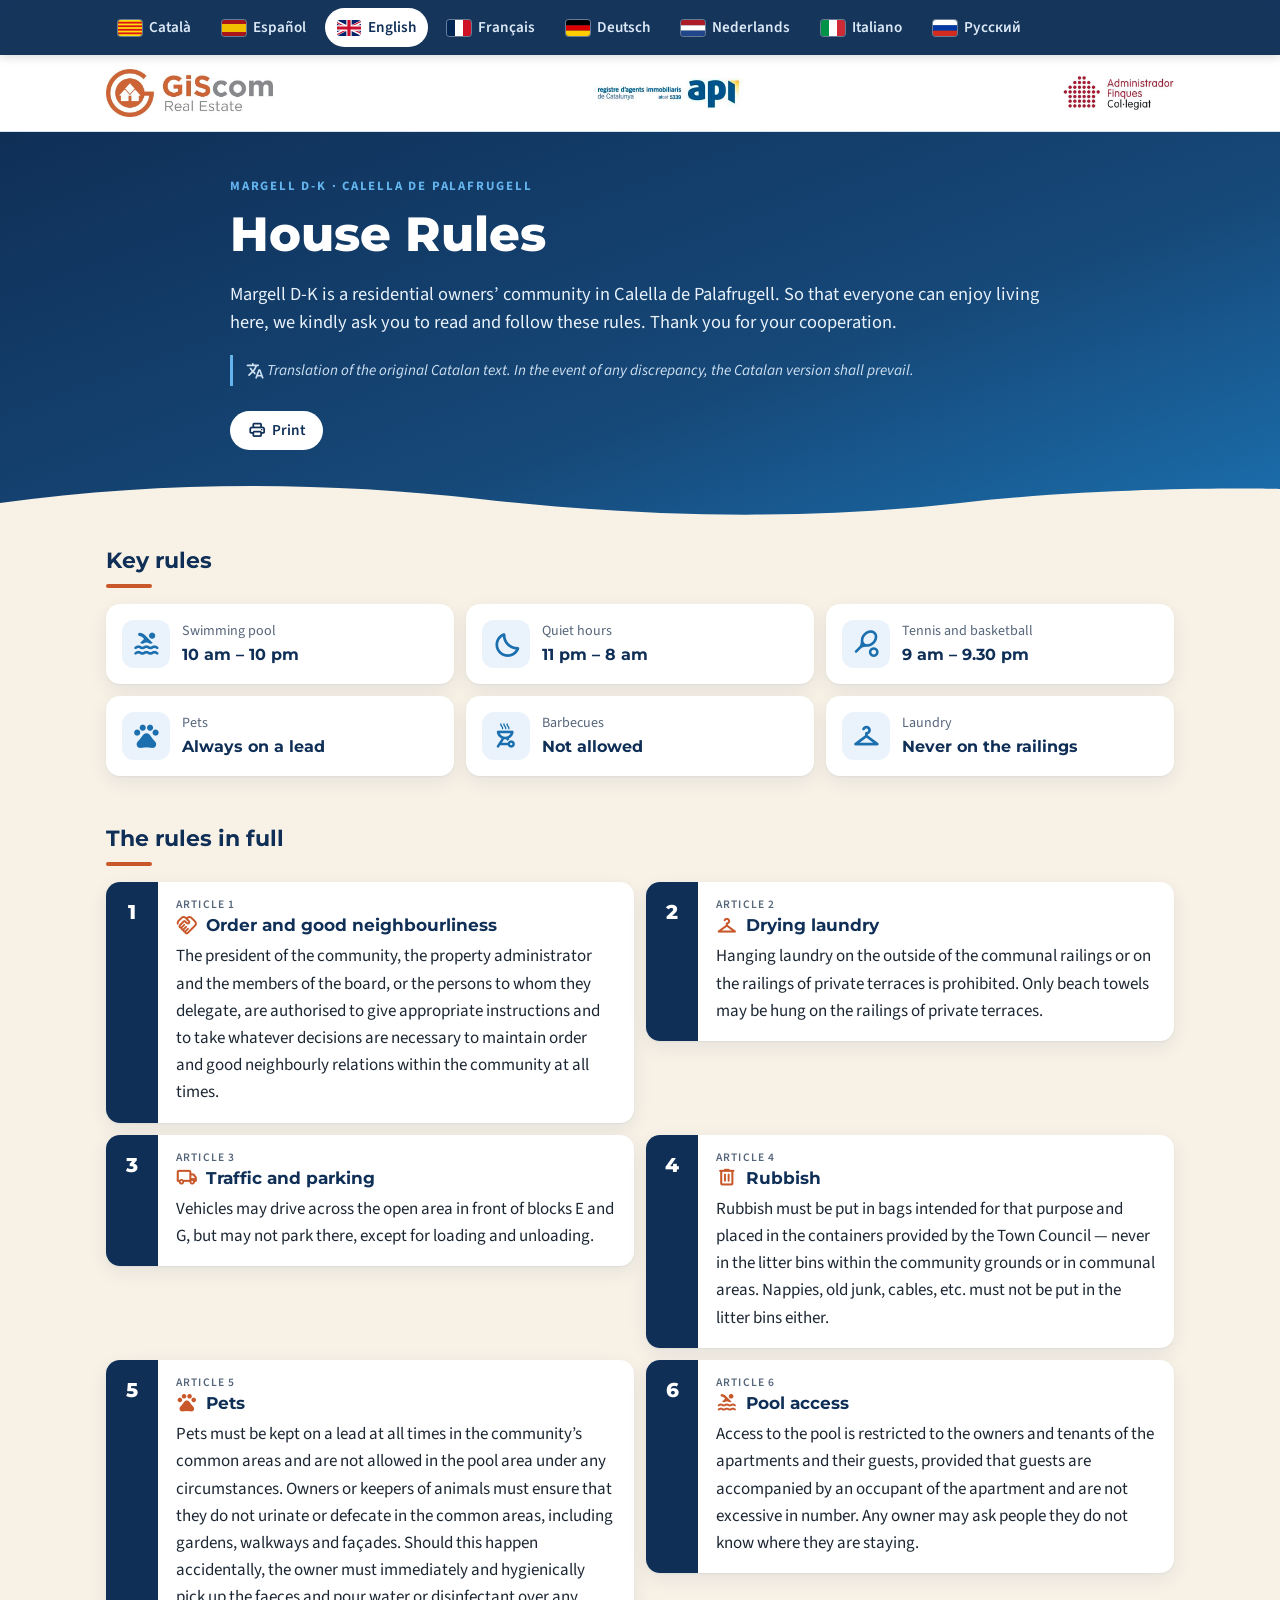
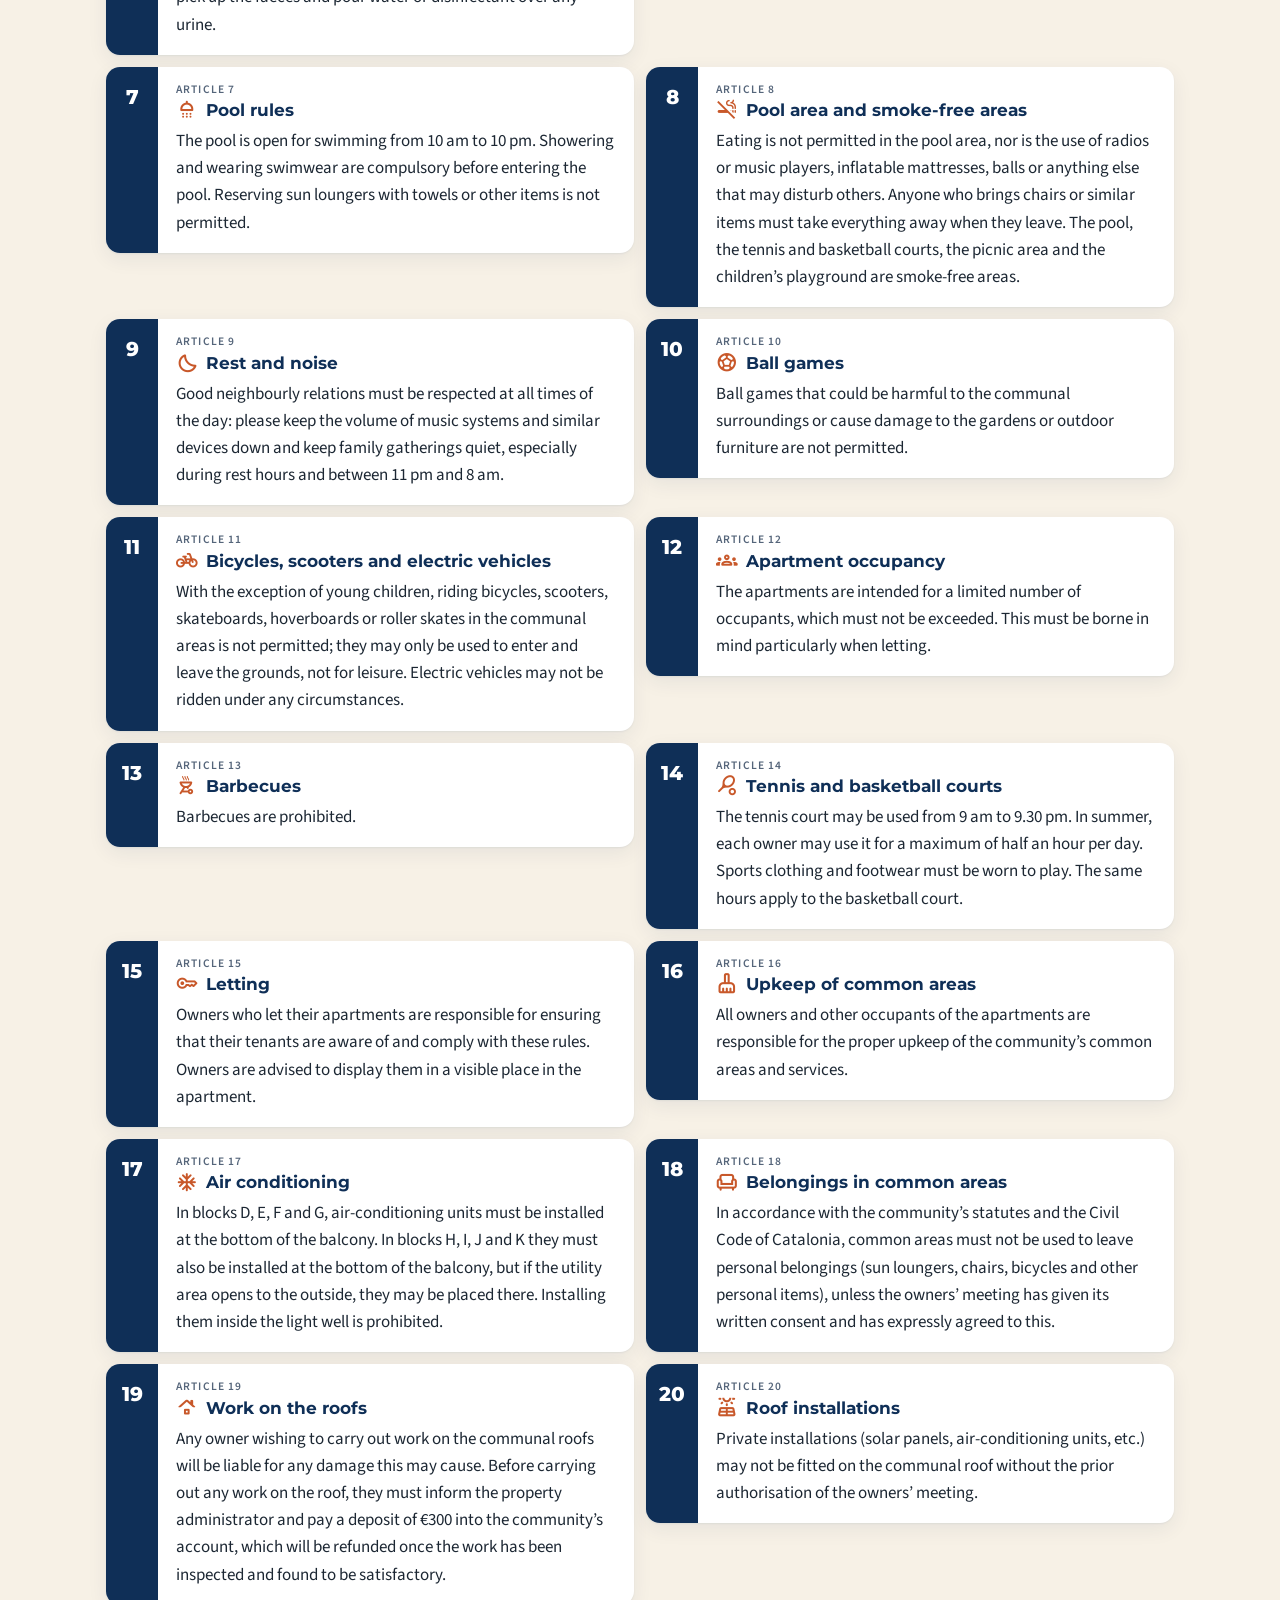
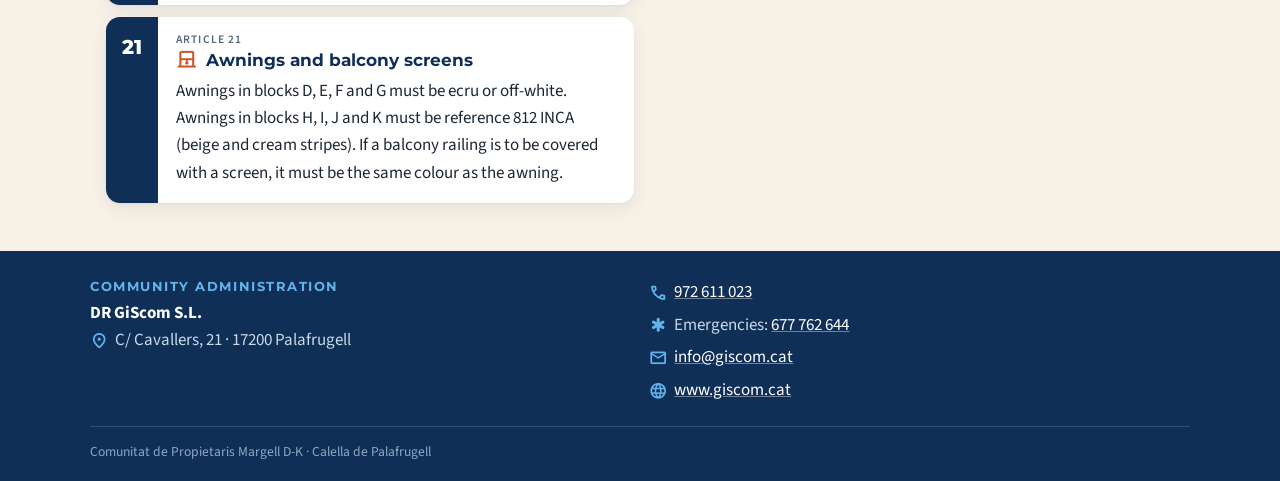
<file: en/index.html>
<!doctype html>
<html lang="en">
<head>
<meta charset="utf-8">
<meta name="viewport" content="width=device-width, initial-scale=1">
<title>House Rules · Margell D-K</title>
<meta name="description" content="Margell D-K is a residential owners’ community in Calella de Palafrugell. So that everyone can enjoy living here, we kindly ask you to read and follow these rules. Thank you for your cooperation.">
<meta name="theme-color" content="#0f2f57">
<link rel="icon" href="data:image/svg+xml,%3Csvg xmlns='http://www.w3.org/2000/svg' viewBox='0 0 64 64'%3E%3Crect width='64' height='64' rx='14' fill='%230f2f57'/%3E%3Cpath d='M10 40c6-5 12-5 18 0s12 5 18 0 8-4 8-4v14H10z' fill='%2363b3ed'/%3E%3Ctext x='32' y='33' font-family='Arial' font-weight='700' font-size='20' fill='%23fff' text-anchor='middle'%3EDK%3C/text%3E%3C/svg%3E">
<link rel="alternate" hreflang="ca" href="https://margelldk.github.io/ca/">
<link rel="alternate" hreflang="es" href="https://margelldk.github.io/es/">
<link rel="alternate" hreflang="en" href="https://margelldk.github.io/en/">
<link rel="alternate" hreflang="fr" href="https://margelldk.github.io/fr/">
<link rel="alternate" hreflang="de" href="https://margelldk.github.io/de/">
<link rel="alternate" hreflang="nl" href="https://margelldk.github.io/nl/">
<link rel="alternate" hreflang="it" href="https://margelldk.github.io/it/">
<link rel="alternate" hreflang="ru" href="https://margelldk.github.io/ru/">
<link rel="alternate" hreflang="x-default" href="https://margelldk.github.io/">
<link rel="preconnect" href="https://fonts.googleapis.com">
<link rel="preconnect" href="https://fonts.gstatic.com" crossorigin>
<link rel="stylesheet" href="https://fonts.googleapis.com/css2?family=Montserrat:wght@600;700;800&family=Source+Sans+3:ital,wght@0,400;0,600;0,700;1,400&display=swap">
<link rel="stylesheet" href="https://fonts.googleapis.com/css2?family=Material+Symbols+Rounded:opsz,wght,FILL,GRAD@20..48,500,0..1,0&icon_names=ac_unit,arrow_forward,bedtime,call,chair,checkroom,cleaning_services,delete,download,electric_scooter,emergency,groups,handshake,key,language,local_shipping,location_on,mail,no_food,outdoor_grill,pedal_bike,pets,pool,print,roller_shades,roofing,schedule,shower,smoke_free,solar_power,sports_soccer,sports_tennis,translate,volume_off">
<link rel="stylesheet" href="../assets/estil.css">
</head>
<body>
<a class="salta" href="#articles">The rules in full</a>
<nav class="idiomes" aria-label="Language">
  <div class="idiomes-in">
    <a href="../ca/" hreflang="ca" lang="ca"><img src="../assets/flags/ca.svg" alt="" width="24" height="16"><span>Català</span></a>
    <a href="../es/" hreflang="es" lang="es"><img src="../assets/flags/es.svg" alt="" width="24" height="16"><span>Español</span></a>
    <a href="../en/" hreflang="en" lang="en" aria-current="page"><img src="../assets/flags/en.svg" alt="" width="24" height="16"><span>English</span></a>
    <a href="../fr/" hreflang="fr" lang="fr"><img src="../assets/flags/fr.svg" alt="" width="24" height="16"><span>Français</span></a>
    <a href="../de/" hreflang="de" lang="de"><img src="../assets/flags/de.svg" alt="" width="24" height="16"><span>Deutsch</span></a>
    <a href="../nl/" hreflang="nl" lang="nl"><img src="../assets/flags/nl.svg" alt="" width="24" height="16"><span>Nederlands</span></a>
    <a href="../it/" hreflang="it" lang="it"><img src="../assets/flags/it.svg" alt="" width="24" height="16"><span>Italiano</span></a>
    <a href="../ru/" hreflang="ru" lang="ru"><img src="../assets/flags/ru.svg" alt="" width="24" height="16"><span>Русский</span></a>
  </div>
</nav>
<header class="cap">
  <div class="logos">
  <img src="../assets/img/giscom.jpg" alt="GiScom Real Estate" class="logo-giscom">
  <img src="../assets/img/api.jpg" alt="Registre d’Agents Immobiliaris de Catalunya · API" class="logo-api">
  <img src="../assets/img/finques.jpg" alt="Administrador de Finques Col·legiat" class="logo-finques">
</div>
</header>
<main>
  <section class="hero">
    <p class="kicker">Margell D-K · Calella de Palafrugell</p>
    <h1>House Rules</h1>
    <p class="intro">Margell D-K is a residential owners’ community in Calella de Palafrugell. So that everyone can enjoy living here, we kindly ask you to read and follow these rules. Thank you for your cooperation.</p>
    <p class="nota"><span class="ic sm" aria-hidden="true">translate</span> Translation of the original Catalan text. In the event of any discrepancy, the Catalan version shall prevail.</p>
    <div class="accions"><button class="imprimeix" type="button" onclick="window.print()"><span class="ic sm" aria-hidden="true">print</span> Print</button></div>
  </section>
  <section class="resum" aria-labelledby="resum-t">
    <h2 id="resum-t">Key rules</h2>
    <ul>
<li><span class="ic" aria-hidden="true">pool</span><span class="r-et">Swimming pool</span><span class="r-val">10 am – 10 pm</span></li>
<li><span class="ic" aria-hidden="true">bedtime</span><span class="r-et">Quiet hours</span><span class="r-val">11 pm – 8 am</span></li>
<li><span class="ic" aria-hidden="true">sports_tennis</span><span class="r-et">Tennis and basketball</span><span class="r-val">9 am – 9.30 pm</span></li>
<li><span class="ic" aria-hidden="true">pets</span><span class="r-et">Pets</span><span class="r-val">Always on a lead</span></li>
<li><span class="ic" aria-hidden="true">outdoor_grill</span><span class="r-et">Barbecues</span><span class="r-val">Not allowed</span></li>
<li><span class="ic" aria-hidden="true">checkroom</span><span class="r-et">Laundry</span><span class="r-val">Never on the railings</span></li>
    </ul>
  </section>
  <section class="articles" id="articles" aria-labelledby="art-t">
    <h2 id="art-t">The rules in full</h2>
    <ol>
<li class="art" id="article-1">
  <div class="art-num" aria-hidden="true"><span>1</span></div>
  <div class="art-cos">
    <h3><span class="ic art-ic" aria-hidden="true">handshake</span><span class="art-et">Article 1</span> Order and good neighbourliness</h3>
    <p>The president of the community, the property administrator and the members of the board, or the persons to whom they delegate, are authorised to give appropriate instructions and to take whatever decisions are necessary to maintain order and good neighbourly relations within the community at all times.</p>
  </div>
</li>
<li class="art" id="article-2">
  <div class="art-num" aria-hidden="true"><span>2</span></div>
  <div class="art-cos">
    <h3><span class="ic art-ic" aria-hidden="true">checkroom</span><span class="art-et">Article 2</span> Drying laundry</h3>
    <p>Hanging laundry on the outside of the communal railings or on the railings of private terraces is prohibited. Only beach towels may be hung on the railings of private terraces.</p>
  </div>
</li>
<li class="art" id="article-3">
  <div class="art-num" aria-hidden="true"><span>3</span></div>
  <div class="art-cos">
    <h3><span class="ic art-ic" aria-hidden="true">local_shipping</span><span class="art-et">Article 3</span> Traffic and parking</h3>
    <p>Vehicles may drive across the open area in front of blocks E and G, but may not park there, except for loading and unloading.</p>
  </div>
</li>
<li class="art" id="article-4">
  <div class="art-num" aria-hidden="true"><span>4</span></div>
  <div class="art-cos">
    <h3><span class="ic art-ic" aria-hidden="true">delete</span><span class="art-et">Article 4</span> Rubbish</h3>
    <p>Rubbish must be put in bags intended for that purpose and placed in the containers provided by the Town Council — never in the litter bins within the community grounds or in communal areas. Nappies, old junk, cables, etc. must not be put in the litter bins either.</p>
  </div>
</li>
<li class="art" id="article-5">
  <div class="art-num" aria-hidden="true"><span>5</span></div>
  <div class="art-cos">
    <h3><span class="ic art-ic" aria-hidden="true">pets</span><span class="art-et">Article 5</span> Pets</h3>
    <p>Pets must be kept on a lead at all times in the community’s common areas and are not allowed in the pool area under any circumstances. Owners or keepers of animals must ensure that they do not urinate or defecate in the common areas, including gardens, walkways and façades. Should this happen accidentally, the owner must immediately and hygienically pick up the faeces and pour water or disinfectant over any urine.</p>
  </div>
</li>
<li class="art" id="article-6">
  <div class="art-num" aria-hidden="true"><span>6</span></div>
  <div class="art-cos">
    <h3><span class="ic art-ic" aria-hidden="true">pool</span><span class="art-et">Article 6</span> Pool access</h3>
    <p>Access to the pool is restricted to the owners and tenants of the apartments and their guests, provided that guests are accompanied by an occupant of the apartment and are not excessive in number. Any owner may ask people they do not know where they are staying.</p>
  </div>
</li>
<li class="art" id="article-7">
  <div class="art-num" aria-hidden="true"><span>7</span></div>
  <div class="art-cos">
    <h3><span class="ic art-ic" aria-hidden="true">shower</span><span class="art-et">Article 7</span> Pool rules</h3>
    <p>The pool is open for swimming from 10 am to 10 pm. Showering and wearing swimwear are compulsory before entering the pool. Reserving sun loungers with towels or other items is not permitted.</p>
  </div>
</li>
<li class="art" id="article-8">
  <div class="art-num" aria-hidden="true"><span>8</span></div>
  <div class="art-cos">
    <h3><span class="ic art-ic" aria-hidden="true">smoke_free</span><span class="art-et">Article 8</span> Pool area and smoke-free areas</h3>
    <p>Eating is not permitted in the pool area, nor is the use of radios or music players, inflatable mattresses, balls or anything else that may disturb others. Anyone who brings chairs or similar items must take everything away when they leave. The pool, the tennis and basketball courts, the picnic area and the children’s playground are smoke-free areas.</p>
  </div>
</li>
<li class="art" id="article-9">
  <div class="art-num" aria-hidden="true"><span>9</span></div>
  <div class="art-cos">
    <h3><span class="ic art-ic" aria-hidden="true">bedtime</span><span class="art-et">Article 9</span> Rest and noise</h3>
    <p>Good neighbourly relations must be respected at all times of the day: please keep the volume of music systems and similar devices down and keep family gatherings quiet, especially during rest hours and between 11 pm and 8 am.</p>
  </div>
</li>
<li class="art" id="article-10">
  <div class="art-num" aria-hidden="true"><span>10</span></div>
  <div class="art-cos">
    <h3><span class="ic art-ic" aria-hidden="true">sports_soccer</span><span class="art-et">Article 10</span> Ball games</h3>
    <p>Ball games that could be harmful to the communal surroundings or cause damage to the gardens or outdoor furniture are not permitted.</p>
  </div>
</li>
<li class="art" id="article-11">
  <div class="art-num" aria-hidden="true"><span>11</span></div>
  <div class="art-cos">
    <h3><span class="ic art-ic" aria-hidden="true">pedal_bike</span><span class="art-et">Article 11</span> Bicycles, scooters and electric vehicles</h3>
    <p>With the exception of young children, riding bicycles, scooters, skateboards, hoverboards or roller skates in the communal areas is not permitted; they may only be used to enter and leave the grounds, not for leisure. Electric vehicles may not be ridden under any circumstances.</p>
  </div>
</li>
<li class="art" id="article-12">
  <div class="art-num" aria-hidden="true"><span>12</span></div>
  <div class="art-cos">
    <h3><span class="ic art-ic" aria-hidden="true">groups</span><span class="art-et">Article 12</span> Apartment occupancy</h3>
    <p>The apartments are intended for a limited number of occupants, which must not be exceeded. This must be borne in mind particularly when letting.</p>
  </div>
</li>
<li class="art" id="article-13">
  <div class="art-num" aria-hidden="true"><span>13</span></div>
  <div class="art-cos">
    <h3><span class="ic art-ic" aria-hidden="true">outdoor_grill</span><span class="art-et">Article 13</span> Barbecues</h3>
    <p>Barbecues are prohibited.</p>
  </div>
</li>
<li class="art" id="article-14">
  <div class="art-num" aria-hidden="true"><span>14</span></div>
  <div class="art-cos">
    <h3><span class="ic art-ic" aria-hidden="true">sports_tennis</span><span class="art-et">Article 14</span> Tennis and basketball courts</h3>
    <p>The tennis court may be used from 9 am to 9.30 pm. In summer, each owner may use it for a maximum of half an hour per day. Sports clothing and footwear must be worn to play. The same hours apply to the basketball court.</p>
  </div>
</li>
<li class="art" id="article-15">
  <div class="art-num" aria-hidden="true"><span>15</span></div>
  <div class="art-cos">
    <h3><span class="ic art-ic" aria-hidden="true">key</span><span class="art-et">Article 15</span> Letting</h3>
    <p>Owners who let their apartments are responsible for ensuring that their tenants are aware of and comply with these rules. Owners are advised to display them in a visible place in the apartment.</p>
  </div>
</li>
<li class="art" id="article-16">
  <div class="art-num" aria-hidden="true"><span>16</span></div>
  <div class="art-cos">
    <h3><span class="ic art-ic" aria-hidden="true">cleaning_services</span><span class="art-et">Article 16</span> Upkeep of common areas</h3>
    <p>All owners and other occupants of the apartments are responsible for the proper upkeep of the community’s common areas and services.</p>
  </div>
</li>
<li class="art" id="article-17">
  <div class="art-num" aria-hidden="true"><span>17</span></div>
  <div class="art-cos">
    <h3><span class="ic art-ic" aria-hidden="true">ac_unit</span><span class="art-et">Article 17</span> Air conditioning</h3>
    <p>In blocks D, E, F and G, air-conditioning units must be installed at the bottom of the balcony. In blocks H, I, J and K they must also be installed at the bottom of the balcony, but if the utility area opens to the outside, they may be placed there. Installing them inside the light well is prohibited.</p>
  </div>
</li>
<li class="art" id="article-18">
  <div class="art-num" aria-hidden="true"><span>18</span></div>
  <div class="art-cos">
    <h3><span class="ic art-ic" aria-hidden="true">chair</span><span class="art-et">Article 18</span> Belongings in common areas</h3>
    <p>In accordance with the community’s statutes and the Civil Code of Catalonia, common areas must not be used to leave personal belongings (sun loungers, chairs, bicycles and other personal items), unless the owners’ meeting has given its written consent and has expressly agreed to this.</p>
  </div>
</li>
<li class="art" id="article-19">
  <div class="art-num" aria-hidden="true"><span>19</span></div>
  <div class="art-cos">
    <h3><span class="ic art-ic" aria-hidden="true">roofing</span><span class="art-et">Article 19</span> Work on the roofs</h3>
    <p>Any owner wishing to carry out work on the communal roofs will be liable for any damage this may cause. Before carrying out any work on the roof, they must inform the property administrator and pay a deposit of €300 into the community’s account, which will be refunded once the work has been inspected and found to be satisfactory.</p>
  </div>
</li>
<li class="art" id="article-20">
  <div class="art-num" aria-hidden="true"><span>20</span></div>
  <div class="art-cos">
    <h3><span class="ic art-ic" aria-hidden="true">solar_power</span><span class="art-et">Article 20</span> Roof installations</h3>
    <p>Private installations (solar panels, air-conditioning units, etc.) may not be fitted on the communal roof without the prior authorisation of the owners’ meeting.</p>
  </div>
</li>
<li class="art" id="article-21">
  <div class="art-num" aria-hidden="true"><span>21</span></div>
  <div class="art-cos">
    <h3><span class="ic art-ic" aria-hidden="true">roller_shades</span><span class="art-et">Article 21</span> Awnings and balcony screens</h3>
    <p>Awnings in blocks D, E, F and G must be ecru or off-white. Awnings in blocks H, I, J and K must be reference 812 INCA (beige and cream stripes). If a balcony railing is to be covered with a screen, it must be the same colour as the awning.</p>
  </div>
</li>
    </ol>
  </section>
</main>
<footer class="peu">
  <div class="peu-in">
    <div>
      <p class="peu-titol">Community administration</p>
      <p><strong>DR GiScom S.L.</strong><br>
      <span class="ic sm" aria-hidden="true">location_on</span> C/ Cavallers, 21 · 17200 Palafrugell</p>
    </div>
    <ul class="contacte">
      <li><span class="ic sm" aria-hidden="true">call</span> <a href="tel:+34972611023">972 611 023</a></li>
      <li><span class="ic sm" aria-hidden="true">emergency</span> Emergencies: <a href="tel:+34677762644">677 762 644</a></li>
      <li><span class="ic sm" aria-hidden="true">mail</span> <a href="mailto:info@giscom.cat">info@giscom.cat</a></li>
      <li><span class="ic sm" aria-hidden="true">language</span> <a href="https://www.giscom.cat" rel="noopener">www.giscom.cat</a></li>
    </ul>
  </div>
  <p class="peu-final">Comunitat de Propietaris Margell D-K · Calella de Palafrugell</p>
</footer>
</body>
</html>
</file>
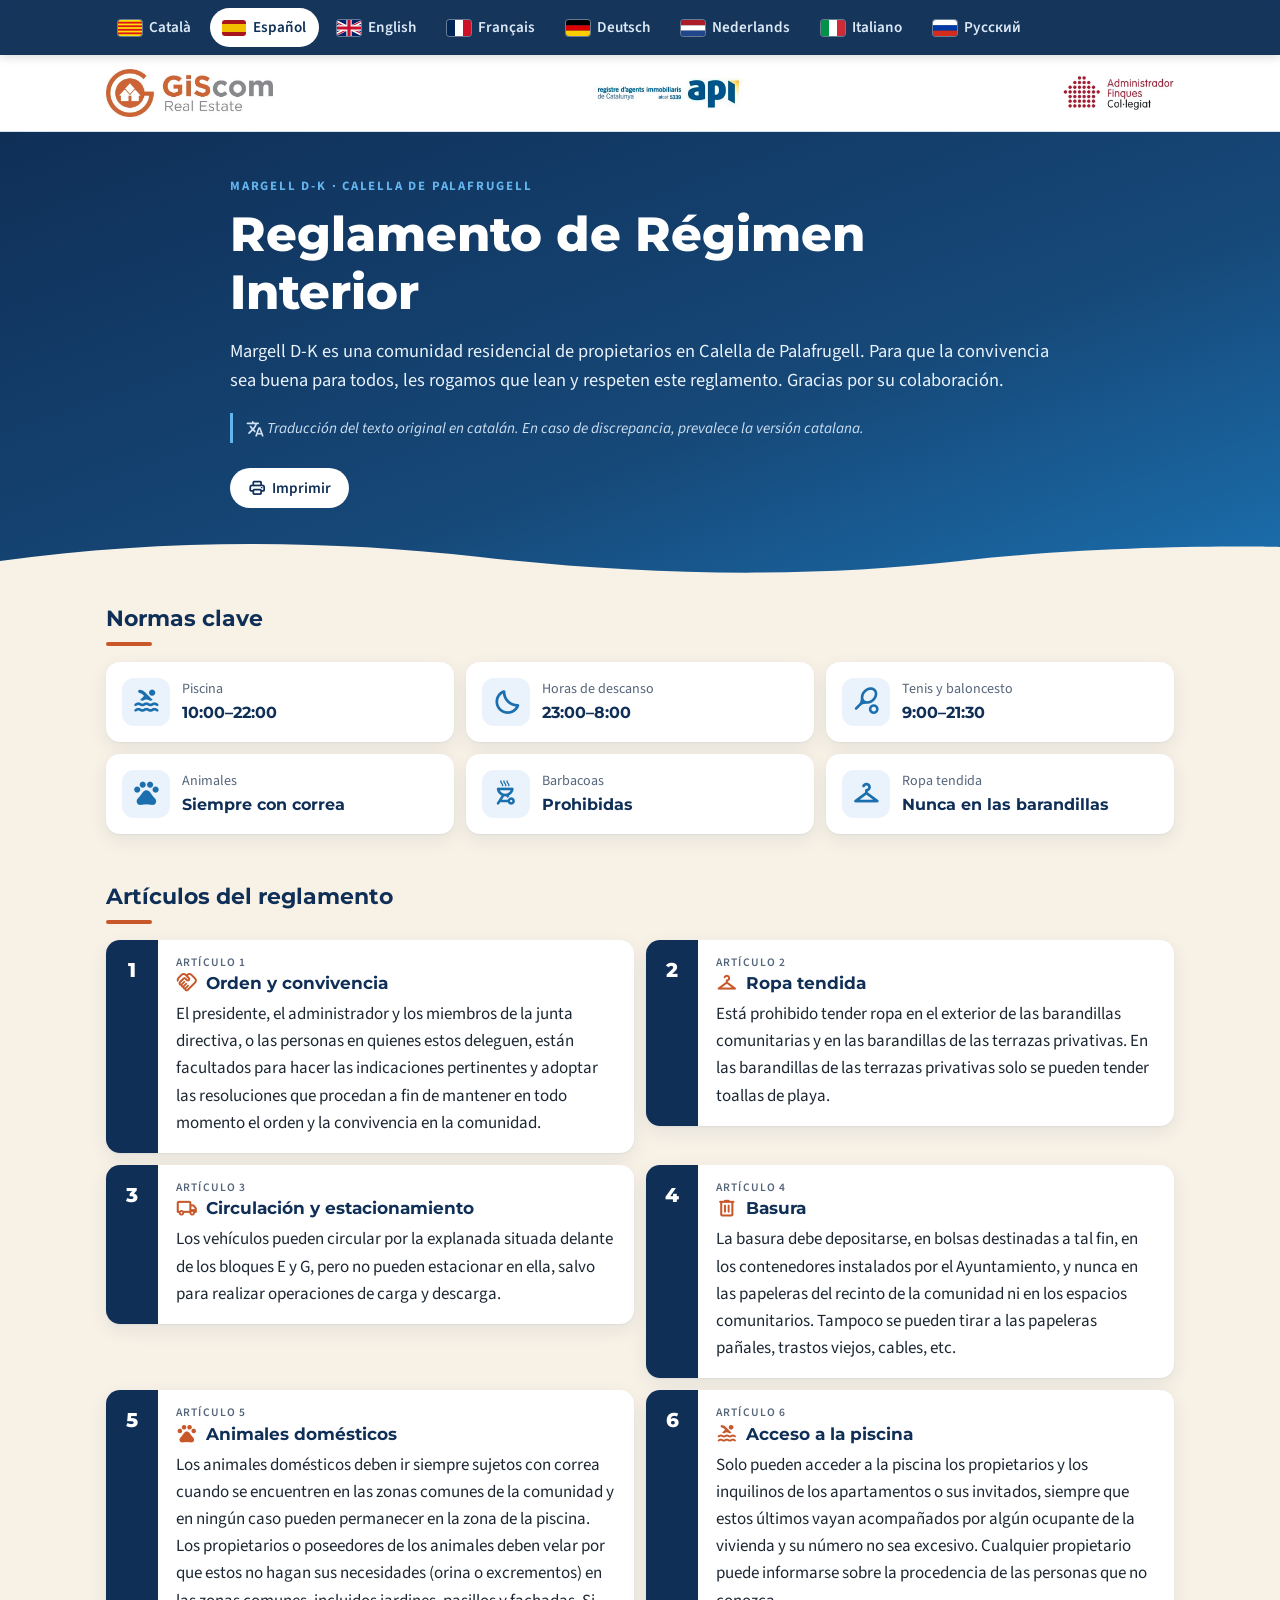
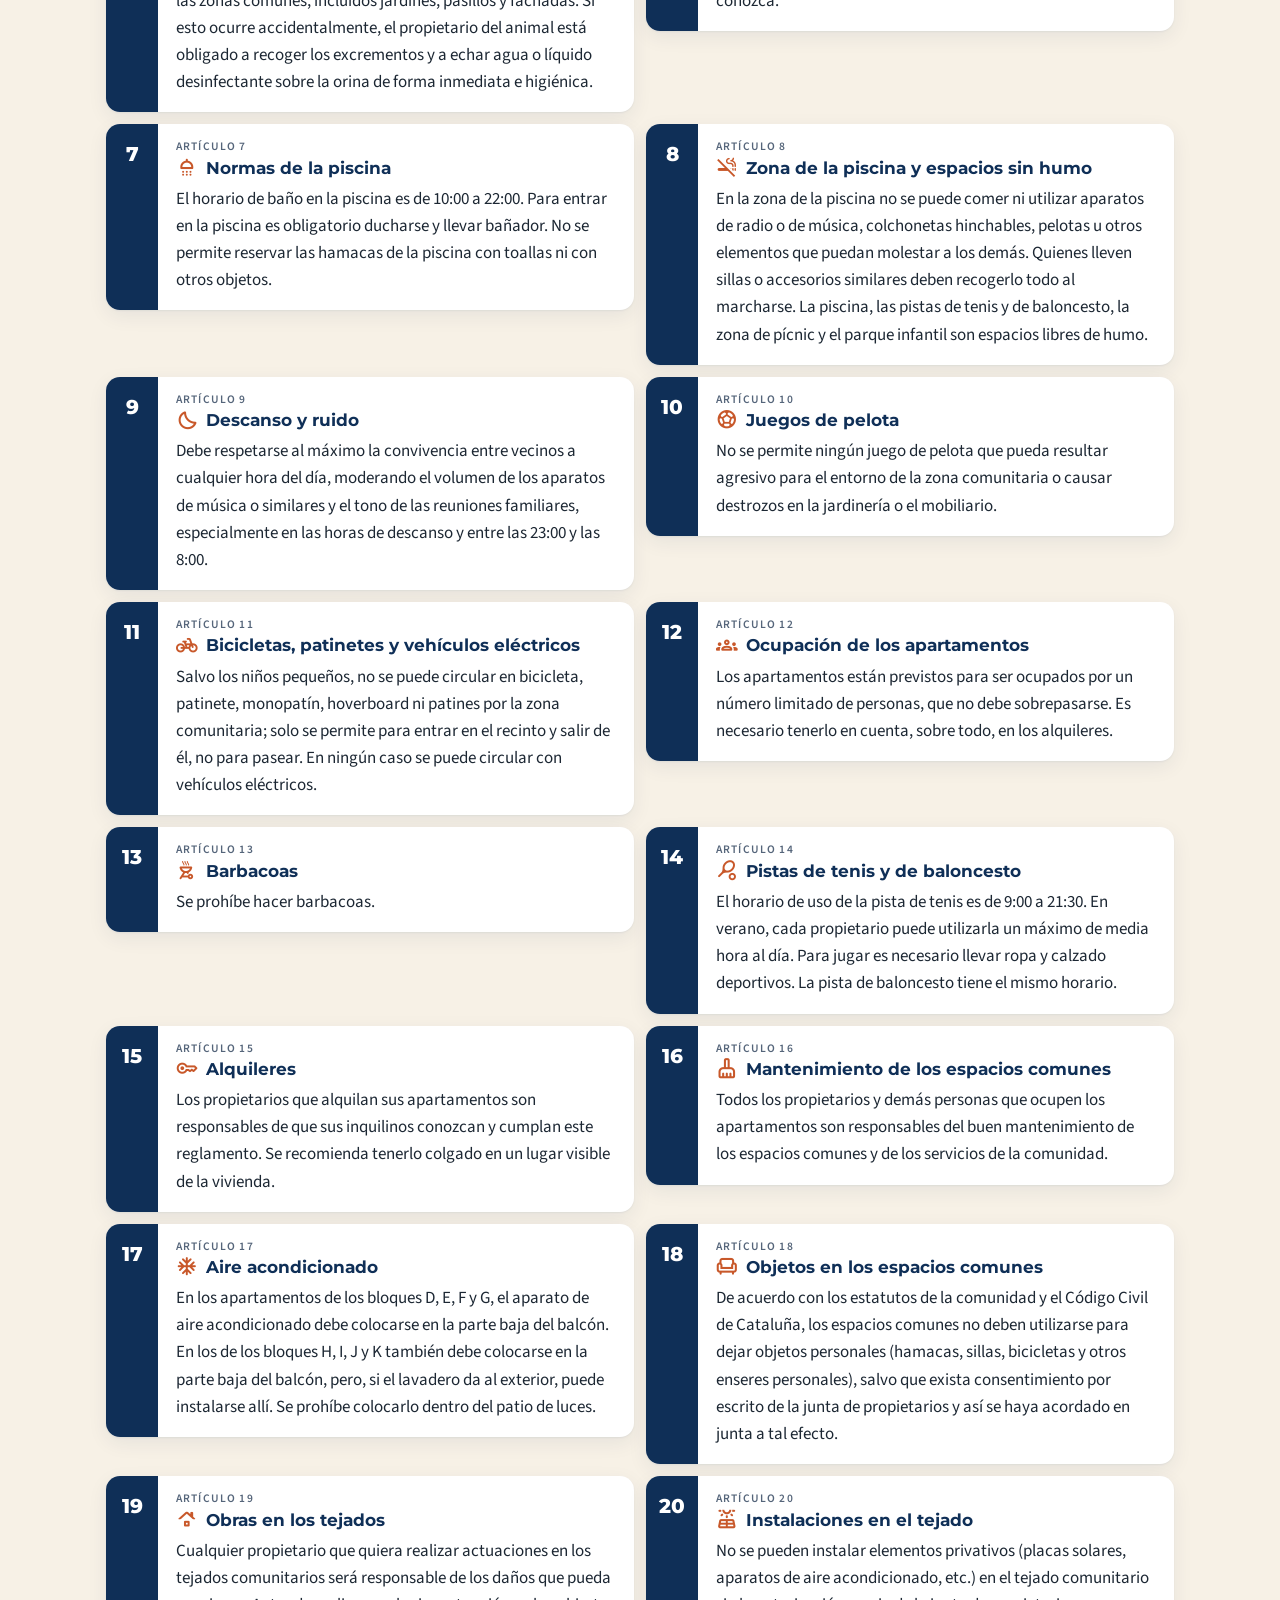
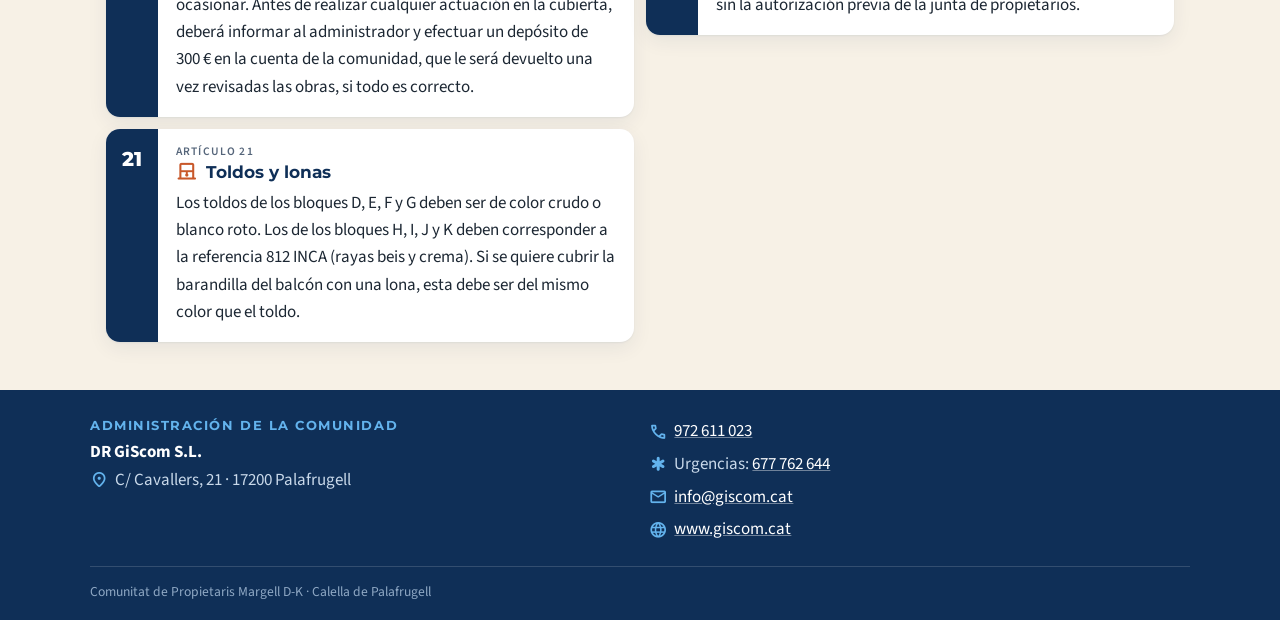
<file: es/index.html>
<!doctype html>
<html lang="es">
<head>
<meta charset="utf-8">
<meta name="viewport" content="width=device-width, initial-scale=1">
<title>Reglamento de Régimen Interior · Margell D-K</title>
<meta name="description" content="Margell D-K es una comunidad residencial de propietarios en Calella de Palafrugell. Para que la convivencia sea buena para todos, les rogamos que lean y respeten este reglamento. Gracias por su colaboración.">
<meta name="theme-color" content="#0f2f57">
<link rel="icon" href="data:image/svg+xml,%3Csvg xmlns='http://www.w3.org/2000/svg' viewBox='0 0 64 64'%3E%3Crect width='64' height='64' rx='14' fill='%230f2f57'/%3E%3Cpath d='M10 40c6-5 12-5 18 0s12 5 18 0 8-4 8-4v14H10z' fill='%2363b3ed'/%3E%3Ctext x='32' y='33' font-family='Arial' font-weight='700' font-size='20' fill='%23fff' text-anchor='middle'%3EDK%3C/text%3E%3C/svg%3E">
<link rel="alternate" hreflang="ca" href="https://margelldk.github.io/ca/">
<link rel="alternate" hreflang="es" href="https://margelldk.github.io/es/">
<link rel="alternate" hreflang="en" href="https://margelldk.github.io/en/">
<link rel="alternate" hreflang="fr" href="https://margelldk.github.io/fr/">
<link rel="alternate" hreflang="de" href="https://margelldk.github.io/de/">
<link rel="alternate" hreflang="nl" href="https://margelldk.github.io/nl/">
<link rel="alternate" hreflang="it" href="https://margelldk.github.io/it/">
<link rel="alternate" hreflang="ru" href="https://margelldk.github.io/ru/">
<link rel="alternate" hreflang="x-default" href="https://margelldk.github.io/">
<link rel="preconnect" href="https://fonts.googleapis.com">
<link rel="preconnect" href="https://fonts.gstatic.com" crossorigin>
<link rel="stylesheet" href="https://fonts.googleapis.com/css2?family=Montserrat:wght@600;700;800&family=Source+Sans+3:ital,wght@0,400;0,600;0,700;1,400&display=swap">
<link rel="stylesheet" href="https://fonts.googleapis.com/css2?family=Material+Symbols+Rounded:opsz,wght,FILL,GRAD@20..48,500,0..1,0&icon_names=ac_unit,arrow_forward,bedtime,call,chair,checkroom,cleaning_services,delete,download,electric_scooter,emergency,groups,handshake,key,language,local_shipping,location_on,mail,no_food,outdoor_grill,pedal_bike,pets,pool,print,roller_shades,roofing,schedule,shower,smoke_free,solar_power,sports_soccer,sports_tennis,translate,volume_off">
<link rel="stylesheet" href="../assets/estil.css">
</head>
<body>
<a class="salta" href="#articles">Artículos del reglamento</a>
<nav class="idiomes" aria-label="Idioma">
  <div class="idiomes-in">
    <a href="../ca/" hreflang="ca" lang="ca"><img src="../assets/flags/ca.svg" alt="" width="24" height="16"><span>Català</span></a>
    <a href="../es/" hreflang="es" lang="es" aria-current="page"><img src="../assets/flags/es.svg" alt="" width="24" height="16"><span>Español</span></a>
    <a href="../en/" hreflang="en" lang="en"><img src="../assets/flags/en.svg" alt="" width="24" height="16"><span>English</span></a>
    <a href="../fr/" hreflang="fr" lang="fr"><img src="../assets/flags/fr.svg" alt="" width="24" height="16"><span>Français</span></a>
    <a href="../de/" hreflang="de" lang="de"><img src="../assets/flags/de.svg" alt="" width="24" height="16"><span>Deutsch</span></a>
    <a href="../nl/" hreflang="nl" lang="nl"><img src="../assets/flags/nl.svg" alt="" width="24" height="16"><span>Nederlands</span></a>
    <a href="../it/" hreflang="it" lang="it"><img src="../assets/flags/it.svg" alt="" width="24" height="16"><span>Italiano</span></a>
    <a href="../ru/" hreflang="ru" lang="ru"><img src="../assets/flags/ru.svg" alt="" width="24" height="16"><span>Русский</span></a>
  </div>
</nav>
<header class="cap">
  <div class="logos">
  <img src="../assets/img/giscom.jpg" alt="GiScom Real Estate" class="logo-giscom">
  <img src="../assets/img/api.jpg" alt="Registre d’Agents Immobiliaris de Catalunya · API" class="logo-api">
  <img src="../assets/img/finques.jpg" alt="Administrador de Finques Col·legiat" class="logo-finques">
</div>
</header>
<main>
  <section class="hero">
    <p class="kicker">Margell D-K · Calella de Palafrugell</p>
    <h1>Reglamento de Régimen Interior</h1>
    <p class="intro">Margell D-K es una comunidad residencial de propietarios en Calella de Palafrugell. Para que la convivencia sea buena para todos, les rogamos que lean y respeten este reglamento. Gracias por su colaboración.</p>
    <p class="nota"><span class="ic sm" aria-hidden="true">translate</span> Traducción del texto original en catalán. En caso de discrepancia, prevalece la versión catalana.</p>
    <div class="accions"><button class="imprimeix" type="button" onclick="window.print()"><span class="ic sm" aria-hidden="true">print</span> Imprimir</button></div>
  </section>
  <section class="resum" aria-labelledby="resum-t">
    <h2 id="resum-t">Normas clave</h2>
    <ul>
<li><span class="ic" aria-hidden="true">pool</span><span class="r-et">Piscina</span><span class="r-val">10:00–22:00</span></li>
<li><span class="ic" aria-hidden="true">bedtime</span><span class="r-et">Horas de descanso</span><span class="r-val">23:00–8:00</span></li>
<li><span class="ic" aria-hidden="true">sports_tennis</span><span class="r-et">Tenis y baloncesto</span><span class="r-val">9:00–21:30</span></li>
<li><span class="ic" aria-hidden="true">pets</span><span class="r-et">Animales</span><span class="r-val">Siempre con correa</span></li>
<li><span class="ic" aria-hidden="true">outdoor_grill</span><span class="r-et">Barbacoas</span><span class="r-val">Prohibidas</span></li>
<li><span class="ic" aria-hidden="true">checkroom</span><span class="r-et">Ropa tendida</span><span class="r-val">Nunca en las barandillas</span></li>
    </ul>
  </section>
  <section class="articles" id="articles" aria-labelledby="art-t">
    <h2 id="art-t">Artículos del reglamento</h2>
    <ol>
<li class="art" id="article-1">
  <div class="art-num" aria-hidden="true"><span>1</span></div>
  <div class="art-cos">
    <h3><span class="ic art-ic" aria-hidden="true">handshake</span><span class="art-et">Artículo 1</span> Orden y convivencia</h3>
    <p>El presidente, el administrador y los miembros de la junta directiva, o las personas en quienes estos deleguen, están facultados para hacer las indicaciones pertinentes y adoptar las resoluciones que procedan a fin de mantener en todo momento el orden y la convivencia en la comunidad.</p>
  </div>
</li>
<li class="art" id="article-2">
  <div class="art-num" aria-hidden="true"><span>2</span></div>
  <div class="art-cos">
    <h3><span class="ic art-ic" aria-hidden="true">checkroom</span><span class="art-et">Artículo 2</span> Ropa tendida</h3>
    <p>Está prohibido tender ropa en el exterior de las barandillas comunitarias y en las barandillas de las terrazas privativas. En las barandillas de las terrazas privativas solo se pueden tender toallas de playa.</p>
  </div>
</li>
<li class="art" id="article-3">
  <div class="art-num" aria-hidden="true"><span>3</span></div>
  <div class="art-cos">
    <h3><span class="ic art-ic" aria-hidden="true">local_shipping</span><span class="art-et">Artículo 3</span> Circulación y estacionamiento</h3>
    <p>Los vehículos pueden circular por la explanada situada delante de los bloques E y G, pero no pueden estacionar en ella, salvo para realizar operaciones de carga y descarga.</p>
  </div>
</li>
<li class="art" id="article-4">
  <div class="art-num" aria-hidden="true"><span>4</span></div>
  <div class="art-cos">
    <h3><span class="ic art-ic" aria-hidden="true">delete</span><span class="art-et">Artículo 4</span> Basura</h3>
    <p>La basura debe depositarse, en bolsas destinadas a tal fin, en los contenedores instalados por el Ayuntamiento, y nunca en las papeleras del recinto de la comunidad ni en los espacios comunitarios. Tampoco se pueden tirar a las papeleras pañales, trastos viejos, cables, etc.</p>
  </div>
</li>
<li class="art" id="article-5">
  <div class="art-num" aria-hidden="true"><span>5</span></div>
  <div class="art-cos">
    <h3><span class="ic art-ic" aria-hidden="true">pets</span><span class="art-et">Artículo 5</span> Animales domésticos</h3>
    <p>Los animales domésticos deben ir siempre sujetos con correa cuando se encuentren en las zonas comunes de la comunidad y en ningún caso pueden permanecer en la zona de la piscina. Los propietarios o poseedores de los animales deben velar por que estos no hagan sus necesidades (orina o excrementos) en las zonas comunes, incluidos jardines, pasillos y fachadas. Si esto ocurre accidentalmente, el propietario del animal está obligado a recoger los excrementos y a echar agua o líquido desinfectante sobre la orina de forma inmediata e higiénica.</p>
  </div>
</li>
<li class="art" id="article-6">
  <div class="art-num" aria-hidden="true"><span>6</span></div>
  <div class="art-cos">
    <h3><span class="ic art-ic" aria-hidden="true">pool</span><span class="art-et">Artículo 6</span> Acceso a la piscina</h3>
    <p>Solo pueden acceder a la piscina los propietarios y los inquilinos de los apartamentos o sus invitados, siempre que estos últimos vayan acompañados por algún ocupante de la vivienda y su número no sea excesivo. Cualquier propietario puede informarse sobre la procedencia de las personas que no conozca.</p>
  </div>
</li>
<li class="art" id="article-7">
  <div class="art-num" aria-hidden="true"><span>7</span></div>
  <div class="art-cos">
    <h3><span class="ic art-ic" aria-hidden="true">shower</span><span class="art-et">Artículo 7</span> Normas de la piscina</h3>
    <p>El horario de baño en la piscina es de 10:00 a 22:00. Para entrar en la piscina es obligatorio ducharse y llevar bañador. No se permite reservar las hamacas de la piscina con toallas ni con otros objetos.</p>
  </div>
</li>
<li class="art" id="article-8">
  <div class="art-num" aria-hidden="true"><span>8</span></div>
  <div class="art-cos">
    <h3><span class="ic art-ic" aria-hidden="true">smoke_free</span><span class="art-et">Artículo 8</span> Zona de la piscina y espacios sin humo</h3>
    <p>En la zona de la piscina no se puede comer ni utilizar aparatos de radio o de música, colchonetas hinchables, pelotas u otros elementos que puedan molestar a los demás. Quienes lleven sillas o accesorios similares deben recogerlo todo al marcharse. La piscina, las pistas de tenis y de baloncesto, la zona de pícnic y el parque infantil son espacios libres de humo.</p>
  </div>
</li>
<li class="art" id="article-9">
  <div class="art-num" aria-hidden="true"><span>9</span></div>
  <div class="art-cos">
    <h3><span class="ic art-ic" aria-hidden="true">bedtime</span><span class="art-et">Artículo 9</span> Descanso y ruido</h3>
    <p>Debe respetarse al máximo la convivencia entre vecinos a cualquier hora del día, moderando el volumen de los aparatos de música o similares y el tono de las reuniones familiares, especialmente en las horas de descanso y entre las 23:00 y las 8:00.</p>
  </div>
</li>
<li class="art" id="article-10">
  <div class="art-num" aria-hidden="true"><span>10</span></div>
  <div class="art-cos">
    <h3><span class="ic art-ic" aria-hidden="true">sports_soccer</span><span class="art-et">Artículo 10</span> Juegos de pelota</h3>
    <p>No se permite ningún juego de pelota que pueda resultar agresivo para el entorno de la zona comunitaria o causar destrozos en la jardinería o el mobiliario.</p>
  </div>
</li>
<li class="art" id="article-11">
  <div class="art-num" aria-hidden="true"><span>11</span></div>
  <div class="art-cos">
    <h3><span class="ic art-ic" aria-hidden="true">pedal_bike</span><span class="art-et">Artículo 11</span> Bicicletas, patinetes y vehículos eléctricos</h3>
    <p>Salvo los niños pequeños, no se puede circular en bicicleta, patinete, monopatín, hoverboard ni patines por la zona comunitaria; solo se permite para entrar en el recinto y salir de él, no para pasear. En ningún caso se puede circular con vehículos eléctricos.</p>
  </div>
</li>
<li class="art" id="article-12">
  <div class="art-num" aria-hidden="true"><span>12</span></div>
  <div class="art-cos">
    <h3><span class="ic art-ic" aria-hidden="true">groups</span><span class="art-et">Artículo 12</span> Ocupación de los apartamentos</h3>
    <p>Los apartamentos están previstos para ser ocupados por un número limitado de personas, que no debe sobrepasarse. Es necesario tenerlo en cuenta, sobre todo, en los alquileres.</p>
  </div>
</li>
<li class="art" id="article-13">
  <div class="art-num" aria-hidden="true"><span>13</span></div>
  <div class="art-cos">
    <h3><span class="ic art-ic" aria-hidden="true">outdoor_grill</span><span class="art-et">Artículo 13</span> Barbacoas</h3>
    <p>Se prohíbe hacer barbacoas.</p>
  </div>
</li>
<li class="art" id="article-14">
  <div class="art-num" aria-hidden="true"><span>14</span></div>
  <div class="art-cos">
    <h3><span class="ic art-ic" aria-hidden="true">sports_tennis</span><span class="art-et">Artículo 14</span> Pistas de tenis y de baloncesto</h3>
    <p>El horario de uso de la pista de tenis es de 9:00 a 21:30. En verano, cada propietario puede utilizarla un máximo de media hora al día. Para jugar es necesario llevar ropa y calzado deportivos. La pista de baloncesto tiene el mismo horario.</p>
  </div>
</li>
<li class="art" id="article-15">
  <div class="art-num" aria-hidden="true"><span>15</span></div>
  <div class="art-cos">
    <h3><span class="ic art-ic" aria-hidden="true">key</span><span class="art-et">Artículo 15</span> Alquileres</h3>
    <p>Los propietarios que alquilan sus apartamentos son responsables de que sus inquilinos conozcan y cumplan este reglamento. Se recomienda tenerlo colgado en un lugar visible de la vivienda.</p>
  </div>
</li>
<li class="art" id="article-16">
  <div class="art-num" aria-hidden="true"><span>16</span></div>
  <div class="art-cos">
    <h3><span class="ic art-ic" aria-hidden="true">cleaning_services</span><span class="art-et">Artículo 16</span> Mantenimiento de los espacios comunes</h3>
    <p>Todos los propietarios y demás personas que ocupen los apartamentos son responsables del buen mantenimiento de los espacios comunes y de los servicios de la comunidad.</p>
  </div>
</li>
<li class="art" id="article-17">
  <div class="art-num" aria-hidden="true"><span>17</span></div>
  <div class="art-cos">
    <h3><span class="ic art-ic" aria-hidden="true">ac_unit</span><span class="art-et">Artículo 17</span> Aire acondicionado</h3>
    <p>En los apartamentos de los bloques D, E, F y G, el aparato de aire acondicionado debe colocarse en la parte baja del balcón. En los de los bloques H, I, J y K también debe colocarse en la parte baja del balcón, pero, si el lavadero da al exterior, puede instalarse allí. Se prohíbe colocarlo dentro del patio de luces.</p>
  </div>
</li>
<li class="art" id="article-18">
  <div class="art-num" aria-hidden="true"><span>18</span></div>
  <div class="art-cos">
    <h3><span class="ic art-ic" aria-hidden="true">chair</span><span class="art-et">Artículo 18</span> Objetos en los espacios comunes</h3>
    <p>De acuerdo con los estatutos de la comunidad y el Código Civil de Cataluña, los espacios comunes no deben utilizarse para dejar objetos personales (hamacas, sillas, bicicletas y otros enseres personales), salvo que exista consentimiento por escrito de la junta de propietarios y así se haya acordado en junta a tal efecto.</p>
  </div>
</li>
<li class="art" id="article-19">
  <div class="art-num" aria-hidden="true"><span>19</span></div>
  <div class="art-cos">
    <h3><span class="ic art-ic" aria-hidden="true">roofing</span><span class="art-et">Artículo 19</span> Obras en los tejados</h3>
    <p>Cualquier propietario que quiera realizar actuaciones en los tejados comunitarios será responsable de los daños que pueda ocasionar. Antes de realizar cualquier actuación en la cubierta, deberá informar al administrador y efectuar un depósito de 300 € en la cuenta de la comunidad, que le será devuelto una vez revisadas las obras, si todo es correcto.</p>
  </div>
</li>
<li class="art" id="article-20">
  <div class="art-num" aria-hidden="true"><span>20</span></div>
  <div class="art-cos">
    <h3><span class="ic art-ic" aria-hidden="true">solar_power</span><span class="art-et">Artículo 20</span> Instalaciones en el tejado</h3>
    <p>No se pueden instalar elementos privativos (placas solares, aparatos de aire acondicionado, etc.) en el tejado comunitario sin la autorización previa de la junta de propietarios.</p>
  </div>
</li>
<li class="art" id="article-21">
  <div class="art-num" aria-hidden="true"><span>21</span></div>
  <div class="art-cos">
    <h3><span class="ic art-ic" aria-hidden="true">roller_shades</span><span class="art-et">Artículo 21</span> Toldos y lonas</h3>
    <p>Los toldos de los bloques D, E, F y G deben ser de color crudo o blanco roto. Los de los bloques H, I, J y K deben corresponder a la referencia 812 INCA (rayas beis y crema). Si se quiere cubrir la barandilla del balcón con una lona, esta debe ser del mismo color que el toldo.</p>
  </div>
</li>
    </ol>
  </section>
</main>
<footer class="peu">
  <div class="peu-in">
    <div>
      <p class="peu-titol">Administración de la comunidad</p>
      <p><strong>DR GiScom S.L.</strong><br>
      <span class="ic sm" aria-hidden="true">location_on</span> C/ Cavallers, 21 · 17200 Palafrugell</p>
    </div>
    <ul class="contacte">
      <li><span class="ic sm" aria-hidden="true">call</span> <a href="tel:+34972611023">972 611 023</a></li>
      <li><span class="ic sm" aria-hidden="true">emergency</span> Urgencias: <a href="tel:+34677762644">677 762 644</a></li>
      <li><span class="ic sm" aria-hidden="true">mail</span> <a href="mailto:info@giscom.cat">info@giscom.cat</a></li>
      <li><span class="ic sm" aria-hidden="true">language</span> <a href="https://www.giscom.cat" rel="noopener">www.giscom.cat</a></li>
    </ul>
  </div>
  <p class="peu-final">Comunitat de Propietaris Margell D-K · Calella de Palafrugell</p>
</footer>
</body>
</html>
</file>
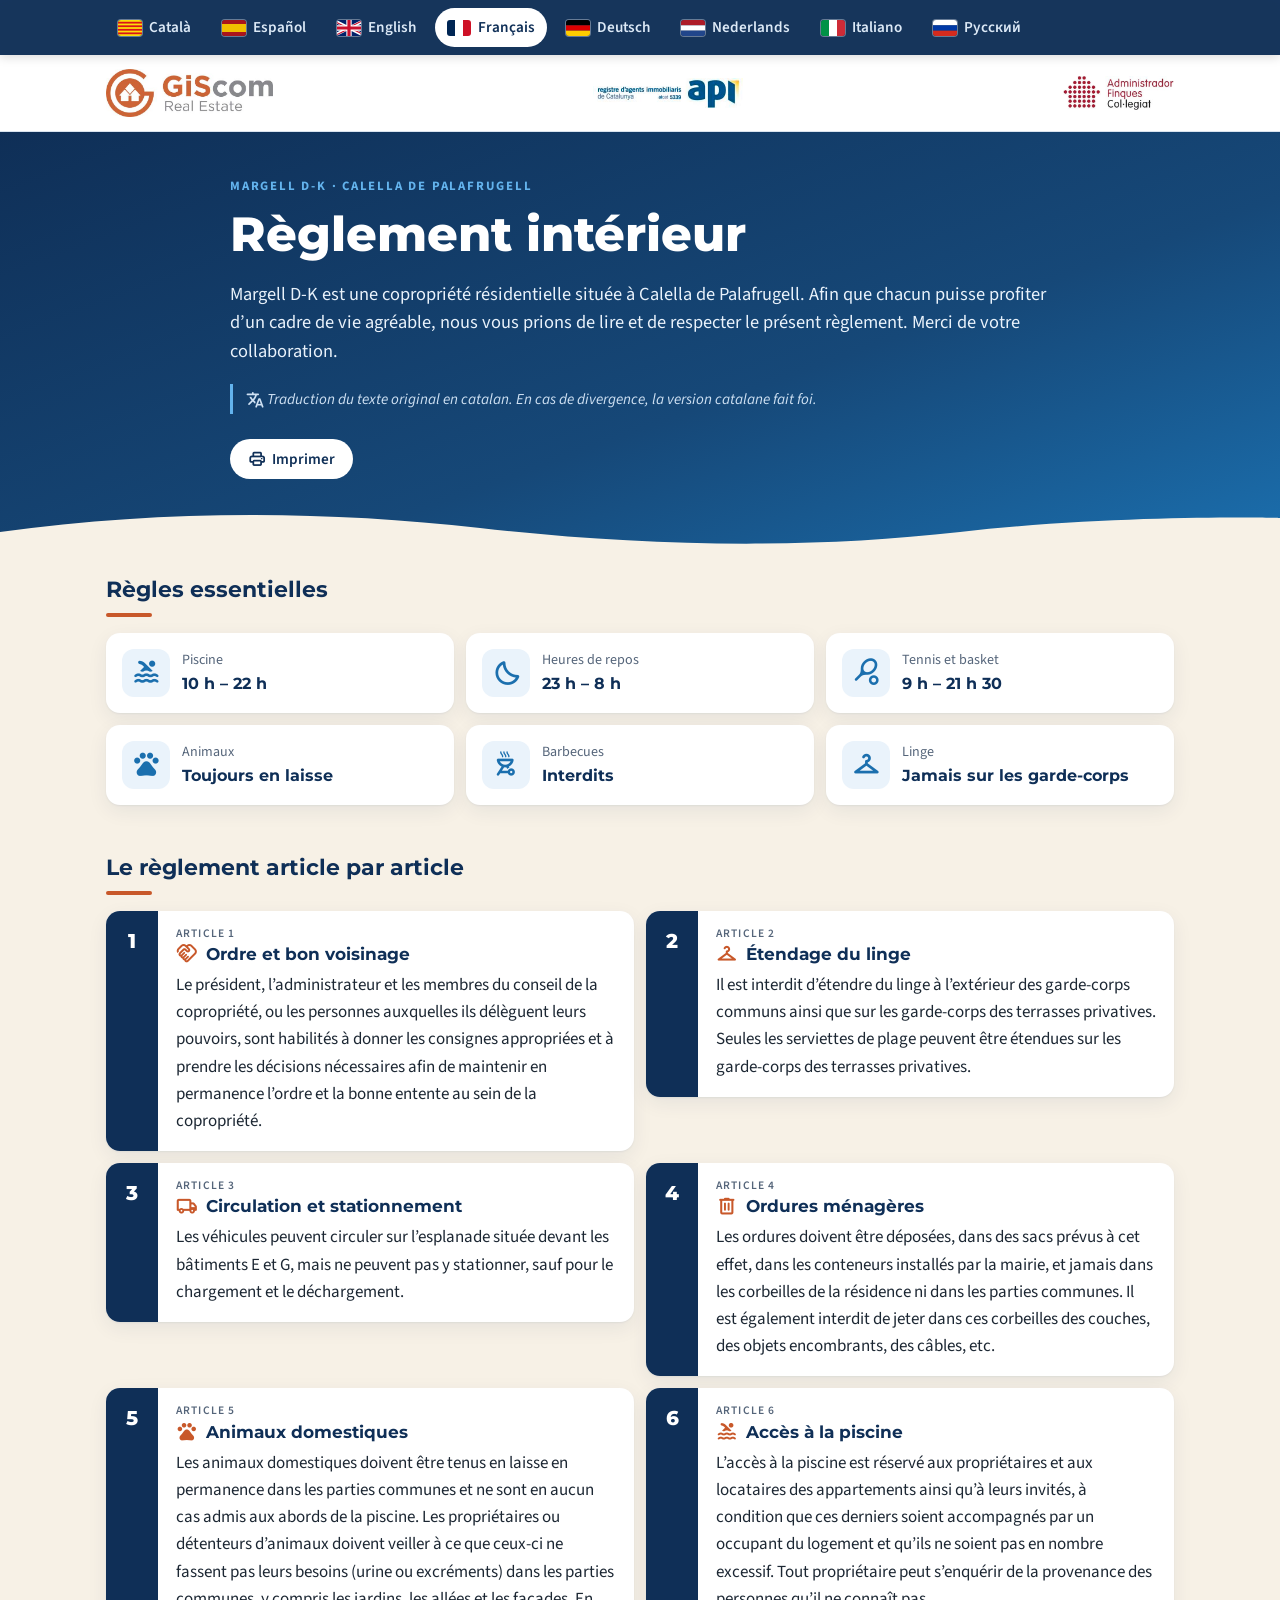
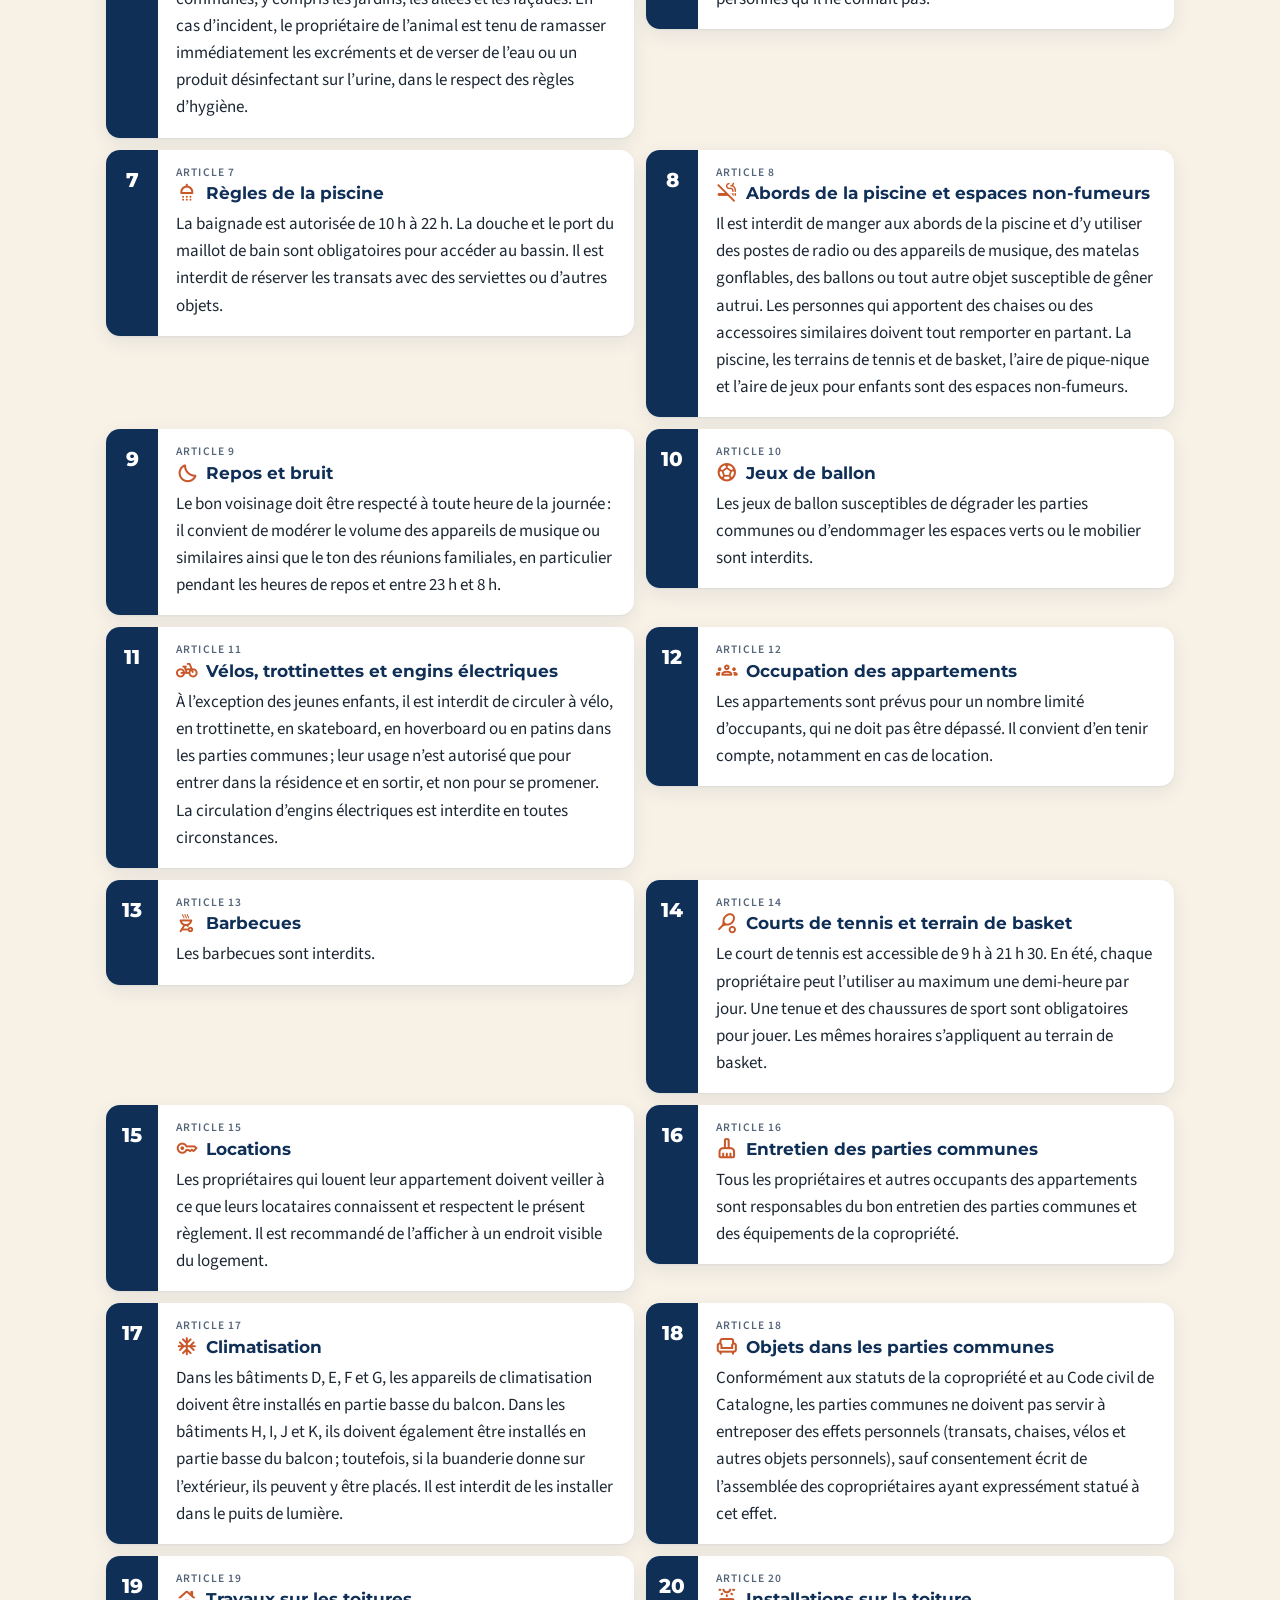
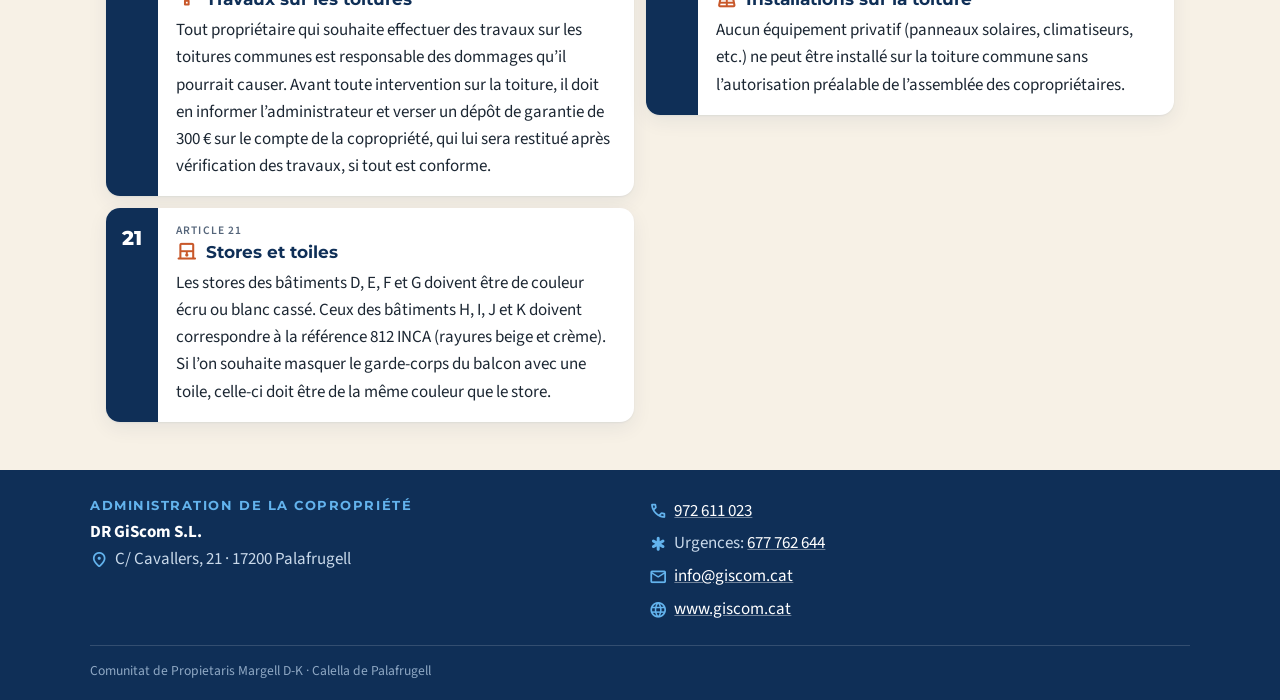
<file: fr/index.html>
<!doctype html>
<html lang="fr">
<head>
<meta charset="utf-8">
<meta name="viewport" content="width=device-width, initial-scale=1">
<title>Règlement intérieur · Margell D-K</title>
<meta name="description" content="Margell D-K est une copropriété résidentielle située à Calella de Palafrugell. Afin que chacun puisse profiter d’un cadre de vie agréable, nous vous prions de lire et de respecter le présent règlement. Merci de votre collaboration.">
<meta name="theme-color" content="#0f2f57">
<link rel="icon" href="data:image/svg+xml,%3Csvg xmlns='http://www.w3.org/2000/svg' viewBox='0 0 64 64'%3E%3Crect width='64' height='64' rx='14' fill='%230f2f57'/%3E%3Cpath d='M10 40c6-5 12-5 18 0s12 5 18 0 8-4 8-4v14H10z' fill='%2363b3ed'/%3E%3Ctext x='32' y='33' font-family='Arial' font-weight='700' font-size='20' fill='%23fff' text-anchor='middle'%3EDK%3C/text%3E%3C/svg%3E">
<link rel="alternate" hreflang="ca" href="https://margelldk.github.io/ca/">
<link rel="alternate" hreflang="es" href="https://margelldk.github.io/es/">
<link rel="alternate" hreflang="en" href="https://margelldk.github.io/en/">
<link rel="alternate" hreflang="fr" href="https://margelldk.github.io/fr/">
<link rel="alternate" hreflang="de" href="https://margelldk.github.io/de/">
<link rel="alternate" hreflang="nl" href="https://margelldk.github.io/nl/">
<link rel="alternate" hreflang="it" href="https://margelldk.github.io/it/">
<link rel="alternate" hreflang="ru" href="https://margelldk.github.io/ru/">
<link rel="alternate" hreflang="x-default" href="https://margelldk.github.io/">
<link rel="preconnect" href="https://fonts.googleapis.com">
<link rel="preconnect" href="https://fonts.gstatic.com" crossorigin>
<link rel="stylesheet" href="https://fonts.googleapis.com/css2?family=Montserrat:wght@600;700;800&family=Source+Sans+3:ital,wght@0,400;0,600;0,700;1,400&display=swap">
<link rel="stylesheet" href="https://fonts.googleapis.com/css2?family=Material+Symbols+Rounded:opsz,wght,FILL,GRAD@20..48,500,0..1,0&icon_names=ac_unit,arrow_forward,bedtime,call,chair,checkroom,cleaning_services,delete,download,electric_scooter,emergency,groups,handshake,key,language,local_shipping,location_on,mail,no_food,outdoor_grill,pedal_bike,pets,pool,print,roller_shades,roofing,schedule,shower,smoke_free,solar_power,sports_soccer,sports_tennis,translate,volume_off">
<link rel="stylesheet" href="../assets/estil.css">
</head>
<body>
<a class="salta" href="#articles">Le règlement article par article</a>
<nav class="idiomes" aria-label="Langue">
  <div class="idiomes-in">
    <a href="../ca/" hreflang="ca" lang="ca"><img src="../assets/flags/ca.svg" alt="" width="24" height="16"><span>Català</span></a>
    <a href="../es/" hreflang="es" lang="es"><img src="../assets/flags/es.svg" alt="" width="24" height="16"><span>Español</span></a>
    <a href="../en/" hreflang="en" lang="en"><img src="../assets/flags/en.svg" alt="" width="24" height="16"><span>English</span></a>
    <a href="../fr/" hreflang="fr" lang="fr" aria-current="page"><img src="../assets/flags/fr.svg" alt="" width="24" height="16"><span>Français</span></a>
    <a href="../de/" hreflang="de" lang="de"><img src="../assets/flags/de.svg" alt="" width="24" height="16"><span>Deutsch</span></a>
    <a href="../nl/" hreflang="nl" lang="nl"><img src="../assets/flags/nl.svg" alt="" width="24" height="16"><span>Nederlands</span></a>
    <a href="../it/" hreflang="it" lang="it"><img src="../assets/flags/it.svg" alt="" width="24" height="16"><span>Italiano</span></a>
    <a href="../ru/" hreflang="ru" lang="ru"><img src="../assets/flags/ru.svg" alt="" width="24" height="16"><span>Русский</span></a>
  </div>
</nav>
<header class="cap">
  <div class="logos">
  <img src="../assets/img/giscom.jpg" alt="GiScom Real Estate" class="logo-giscom">
  <img src="../assets/img/api.jpg" alt="Registre d’Agents Immobiliaris de Catalunya · API" class="logo-api">
  <img src="../assets/img/finques.jpg" alt="Administrador de Finques Col·legiat" class="logo-finques">
</div>
</header>
<main>
  <section class="hero">
    <p class="kicker">Margell D-K · Calella de Palafrugell</p>
    <h1>Règlement intérieur</h1>
    <p class="intro">Margell D-K est une copropriété résidentielle située à Calella de Palafrugell. Afin que chacun puisse profiter d’un cadre de vie agréable, nous vous prions de lire et de respecter le présent règlement. Merci de votre collaboration.</p>
    <p class="nota"><span class="ic sm" aria-hidden="true">translate</span> Traduction du texte original en catalan. En cas de divergence, la version catalane fait foi.</p>
    <div class="accions"><button class="imprimeix" type="button" onclick="window.print()"><span class="ic sm" aria-hidden="true">print</span> Imprimer</button></div>
  </section>
  <section class="resum" aria-labelledby="resum-t">
    <h2 id="resum-t">Règles essentielles</h2>
    <ul>
<li><span class="ic" aria-hidden="true">pool</span><span class="r-et">Piscine</span><span class="r-val">10 h – 22 h</span></li>
<li><span class="ic" aria-hidden="true">bedtime</span><span class="r-et">Heures de repos</span><span class="r-val">23 h – 8 h</span></li>
<li><span class="ic" aria-hidden="true">sports_tennis</span><span class="r-et">Tennis et basket</span><span class="r-val">9 h – 21 h 30</span></li>
<li><span class="ic" aria-hidden="true">pets</span><span class="r-et">Animaux</span><span class="r-val">Toujours en laisse</span></li>
<li><span class="ic" aria-hidden="true">outdoor_grill</span><span class="r-et">Barbecues</span><span class="r-val">Interdits</span></li>
<li><span class="ic" aria-hidden="true">checkroom</span><span class="r-et">Linge</span><span class="r-val">Jamais sur les garde-corps</span></li>
    </ul>
  </section>
  <section class="articles" id="articles" aria-labelledby="art-t">
    <h2 id="art-t">Le règlement article par article</h2>
    <ol>
<li class="art" id="article-1">
  <div class="art-num" aria-hidden="true"><span>1</span></div>
  <div class="art-cos">
    <h3><span class="ic art-ic" aria-hidden="true">handshake</span><span class="art-et">Article 1</span> Ordre et bon voisinage</h3>
    <p>Le président, l’administrateur et les membres du conseil de la copropriété, ou les personnes auxquelles ils délèguent leurs pouvoirs, sont habilités à donner les consignes appropriées et à prendre les décisions nécessaires afin de maintenir en permanence l’ordre et la bonne entente au sein de la copropriété.</p>
  </div>
</li>
<li class="art" id="article-2">
  <div class="art-num" aria-hidden="true"><span>2</span></div>
  <div class="art-cos">
    <h3><span class="ic art-ic" aria-hidden="true">checkroom</span><span class="art-et">Article 2</span> Étendage du linge</h3>
    <p>Il est interdit d’étendre du linge à l’extérieur des garde-corps communs ainsi que sur les garde-corps des terrasses privatives. Seules les serviettes de plage peuvent être étendues sur les garde-corps des terrasses privatives.</p>
  </div>
</li>
<li class="art" id="article-3">
  <div class="art-num" aria-hidden="true"><span>3</span></div>
  <div class="art-cos">
    <h3><span class="ic art-ic" aria-hidden="true">local_shipping</span><span class="art-et">Article 3</span> Circulation et stationnement</h3>
    <p>Les véhicules peuvent circuler sur l’esplanade située devant les bâtiments E et G, mais ne peuvent pas y stationner, sauf pour le chargement et le déchargement.</p>
  </div>
</li>
<li class="art" id="article-4">
  <div class="art-num" aria-hidden="true"><span>4</span></div>
  <div class="art-cos">
    <h3><span class="ic art-ic" aria-hidden="true">delete</span><span class="art-et">Article 4</span> Ordures ménagères</h3>
    <p>Les ordures doivent être déposées, dans des sacs prévus à cet effet, dans les conteneurs installés par la mairie, et jamais dans les corbeilles de la résidence ni dans les parties communes. Il est également interdit de jeter dans ces corbeilles des couches, des objets encombrants, des câbles, etc.</p>
  </div>
</li>
<li class="art" id="article-5">
  <div class="art-num" aria-hidden="true"><span>5</span></div>
  <div class="art-cos">
    <h3><span class="ic art-ic" aria-hidden="true">pets</span><span class="art-et">Article 5</span> Animaux domestiques</h3>
    <p>Les animaux domestiques doivent être tenus en laisse en permanence dans les parties communes et ne sont en aucun cas admis aux abords de la piscine. Les propriétaires ou détenteurs d’animaux doivent veiller à ce que ceux-ci ne fassent pas leurs besoins (urine ou excréments) dans les parties communes, y compris les jardins, les allées et les façades. En cas d’incident, le propriétaire de l’animal est tenu de ramasser immédiatement les excréments et de verser de l’eau ou un produit désinfectant sur l’urine, dans le respect des règles d’hygiène.</p>
  </div>
</li>
<li class="art" id="article-6">
  <div class="art-num" aria-hidden="true"><span>6</span></div>
  <div class="art-cos">
    <h3><span class="ic art-ic" aria-hidden="true">pool</span><span class="art-et">Article 6</span> Accès à la piscine</h3>
    <p>L’accès à la piscine est réservé aux propriétaires et aux locataires des appartements ainsi qu’à leurs invités, à condition que ces derniers soient accompagnés par un occupant du logement et qu’ils ne soient pas en nombre excessif. Tout propriétaire peut s’enquérir de la provenance des personnes qu’il ne connaît pas.</p>
  </div>
</li>
<li class="art" id="article-7">
  <div class="art-num" aria-hidden="true"><span>7</span></div>
  <div class="art-cos">
    <h3><span class="ic art-ic" aria-hidden="true">shower</span><span class="art-et">Article 7</span> Règles de la piscine</h3>
    <p>La baignade est autorisée de 10 h à 22 h. La douche et le port du maillot de bain sont obligatoires pour accéder au bassin. Il est interdit de réserver les transats avec des serviettes ou d’autres objets.</p>
  </div>
</li>
<li class="art" id="article-8">
  <div class="art-num" aria-hidden="true"><span>8</span></div>
  <div class="art-cos">
    <h3><span class="ic art-ic" aria-hidden="true">smoke_free</span><span class="art-et">Article 8</span> Abords de la piscine et espaces non-fumeurs</h3>
    <p>Il est interdit de manger aux abords de la piscine et d’y utiliser des postes de radio ou des appareils de musique, des matelas gonflables, des ballons ou tout autre objet susceptible de gêner autrui. Les personnes qui apportent des chaises ou des accessoires similaires doivent tout remporter en partant. La piscine, les terrains de tennis et de basket, l’aire de pique-nique et l’aire de jeux pour enfants sont des espaces non-fumeurs.</p>
  </div>
</li>
<li class="art" id="article-9">
  <div class="art-num" aria-hidden="true"><span>9</span></div>
  <div class="art-cos">
    <h3><span class="ic art-ic" aria-hidden="true">bedtime</span><span class="art-et">Article 9</span> Repos et bruit</h3>
    <p>Le bon voisinage doit être respecté à toute heure de la journée : il convient de modérer le volume des appareils de musique ou similaires ainsi que le ton des réunions familiales, en particulier pendant les heures de repos et entre 23 h et 8 h.</p>
  </div>
</li>
<li class="art" id="article-10">
  <div class="art-num" aria-hidden="true"><span>10</span></div>
  <div class="art-cos">
    <h3><span class="ic art-ic" aria-hidden="true">sports_soccer</span><span class="art-et">Article 10</span> Jeux de ballon</h3>
    <p>Les jeux de ballon susceptibles de dégrader les parties communes ou d’endommager les espaces verts ou le mobilier sont interdits.</p>
  </div>
</li>
<li class="art" id="article-11">
  <div class="art-num" aria-hidden="true"><span>11</span></div>
  <div class="art-cos">
    <h3><span class="ic art-ic" aria-hidden="true">pedal_bike</span><span class="art-et">Article 11</span> Vélos, trottinettes et engins électriques</h3>
    <p>À l’exception des jeunes enfants, il est interdit de circuler à vélo, en trottinette, en skateboard, en hoverboard ou en patins dans les parties communes ; leur usage n’est autorisé que pour entrer dans la résidence et en sortir, et non pour se promener. La circulation d’engins électriques est interdite en toutes circonstances.</p>
  </div>
</li>
<li class="art" id="article-12">
  <div class="art-num" aria-hidden="true"><span>12</span></div>
  <div class="art-cos">
    <h3><span class="ic art-ic" aria-hidden="true">groups</span><span class="art-et">Article 12</span> Occupation des appartements</h3>
    <p>Les appartements sont prévus pour un nombre limité d’occupants, qui ne doit pas être dépassé. Il convient d’en tenir compte, notamment en cas de location.</p>
  </div>
</li>
<li class="art" id="article-13">
  <div class="art-num" aria-hidden="true"><span>13</span></div>
  <div class="art-cos">
    <h3><span class="ic art-ic" aria-hidden="true">outdoor_grill</span><span class="art-et">Article 13</span> Barbecues</h3>
    <p>Les barbecues sont interdits.</p>
  </div>
</li>
<li class="art" id="article-14">
  <div class="art-num" aria-hidden="true"><span>14</span></div>
  <div class="art-cos">
    <h3><span class="ic art-ic" aria-hidden="true">sports_tennis</span><span class="art-et">Article 14</span> Courts de tennis et terrain de basket</h3>
    <p>Le court de tennis est accessible de 9 h à 21 h 30. En été, chaque propriétaire peut l’utiliser au maximum une demi-heure par jour. Une tenue et des chaussures de sport sont obligatoires pour jouer. Les mêmes horaires s’appliquent au terrain de basket.</p>
  </div>
</li>
<li class="art" id="article-15">
  <div class="art-num" aria-hidden="true"><span>15</span></div>
  <div class="art-cos">
    <h3><span class="ic art-ic" aria-hidden="true">key</span><span class="art-et">Article 15</span> Locations</h3>
    <p>Les propriétaires qui louent leur appartement doivent veiller à ce que leurs locataires connaissent et respectent le présent règlement. Il est recommandé de l’afficher à un endroit visible du logement.</p>
  </div>
</li>
<li class="art" id="article-16">
  <div class="art-num" aria-hidden="true"><span>16</span></div>
  <div class="art-cos">
    <h3><span class="ic art-ic" aria-hidden="true">cleaning_services</span><span class="art-et">Article 16</span> Entretien des parties communes</h3>
    <p>Tous les propriétaires et autres occupants des appartements sont responsables du bon entretien des parties communes et des équipements de la copropriété.</p>
  </div>
</li>
<li class="art" id="article-17">
  <div class="art-num" aria-hidden="true"><span>17</span></div>
  <div class="art-cos">
    <h3><span class="ic art-ic" aria-hidden="true">ac_unit</span><span class="art-et">Article 17</span> Climatisation</h3>
    <p>Dans les bâtiments D, E, F et G, les appareils de climatisation doivent être installés en partie basse du balcon. Dans les bâtiments H, I, J et K, ils doivent également être installés en partie basse du balcon ; toutefois, si la buanderie donne sur l’extérieur, ils peuvent y être placés. Il est interdit de les installer dans le puits de lumière.</p>
  </div>
</li>
<li class="art" id="article-18">
  <div class="art-num" aria-hidden="true"><span>18</span></div>
  <div class="art-cos">
    <h3><span class="ic art-ic" aria-hidden="true">chair</span><span class="art-et">Article 18</span> Objets dans les parties communes</h3>
    <p>Conformément aux statuts de la copropriété et au Code civil de Catalogne, les parties communes ne doivent pas servir à entreposer des effets personnels (transats, chaises, vélos et autres objets personnels), sauf consentement écrit de l’assemblée des copropriétaires ayant expressément statué à cet effet.</p>
  </div>
</li>
<li class="art" id="article-19">
  <div class="art-num" aria-hidden="true"><span>19</span></div>
  <div class="art-cos">
    <h3><span class="ic art-ic" aria-hidden="true">roofing</span><span class="art-et">Article 19</span> Travaux sur les toitures</h3>
    <p>Tout propriétaire qui souhaite effectuer des travaux sur les toitures communes est responsable des dommages qu’il pourrait causer. Avant toute intervention sur la toiture, il doit en informer l’administrateur et verser un dépôt de garantie de 300 € sur le compte de la copropriété, qui lui sera restitué après vérification des travaux, si tout est conforme.</p>
  </div>
</li>
<li class="art" id="article-20">
  <div class="art-num" aria-hidden="true"><span>20</span></div>
  <div class="art-cos">
    <h3><span class="ic art-ic" aria-hidden="true">solar_power</span><span class="art-et">Article 20</span> Installations sur la toiture</h3>
    <p>Aucun équipement privatif (panneaux solaires, climatiseurs, etc.) ne peut être installé sur la toiture commune sans l’autorisation préalable de l’assemblée des copropriétaires.</p>
  </div>
</li>
<li class="art" id="article-21">
  <div class="art-num" aria-hidden="true"><span>21</span></div>
  <div class="art-cos">
    <h3><span class="ic art-ic" aria-hidden="true">roller_shades</span><span class="art-et">Article 21</span> Stores et toiles</h3>
    <p>Les stores des bâtiments D, E, F et G doivent être de couleur écru ou blanc cassé. Ceux des bâtiments H, I, J et K doivent correspondre à la référence 812 INCA (rayures beige et crème). Si l’on souhaite masquer le garde-corps du balcon avec une toile, celle-ci doit être de la même couleur que le store.</p>
  </div>
</li>
    </ol>
  </section>
</main>
<footer class="peu">
  <div class="peu-in">
    <div>
      <p class="peu-titol">Administration de la copropriété</p>
      <p><strong>DR GiScom S.L.</strong><br>
      <span class="ic sm" aria-hidden="true">location_on</span> C/ Cavallers, 21 · 17200 Palafrugell</p>
    </div>
    <ul class="contacte">
      <li><span class="ic sm" aria-hidden="true">call</span> <a href="tel:+34972611023">972 611 023</a></li>
      <li><span class="ic sm" aria-hidden="true">emergency</span> Urgences: <a href="tel:+34677762644">677 762 644</a></li>
      <li><span class="ic sm" aria-hidden="true">mail</span> <a href="mailto:info@giscom.cat">info@giscom.cat</a></li>
      <li><span class="ic sm" aria-hidden="true">language</span> <a href="https://www.giscom.cat" rel="noopener">www.giscom.cat</a></li>
    </ul>
  </div>
  <p class="peu-final">Comunitat de Propietaris Margell D-K · Calella de Palafrugell</p>
</footer>
</body>
</html>
</file>
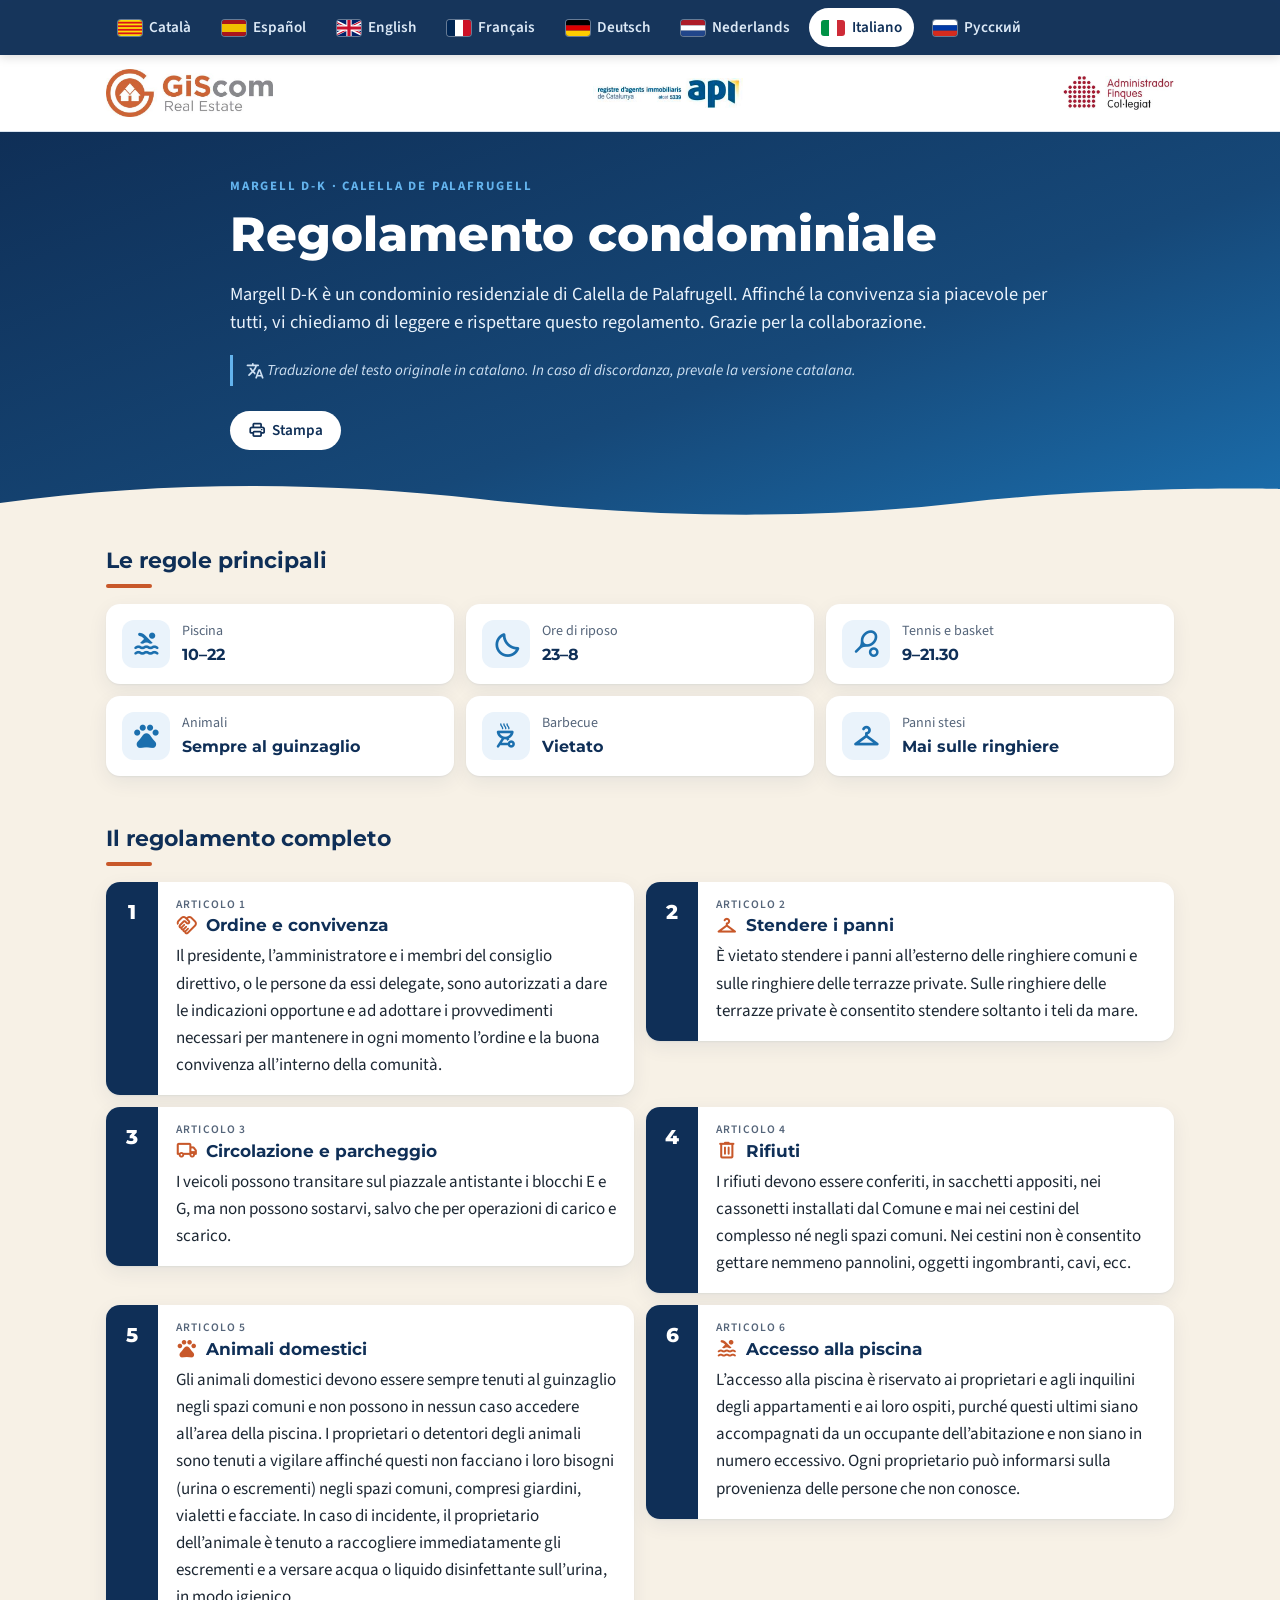
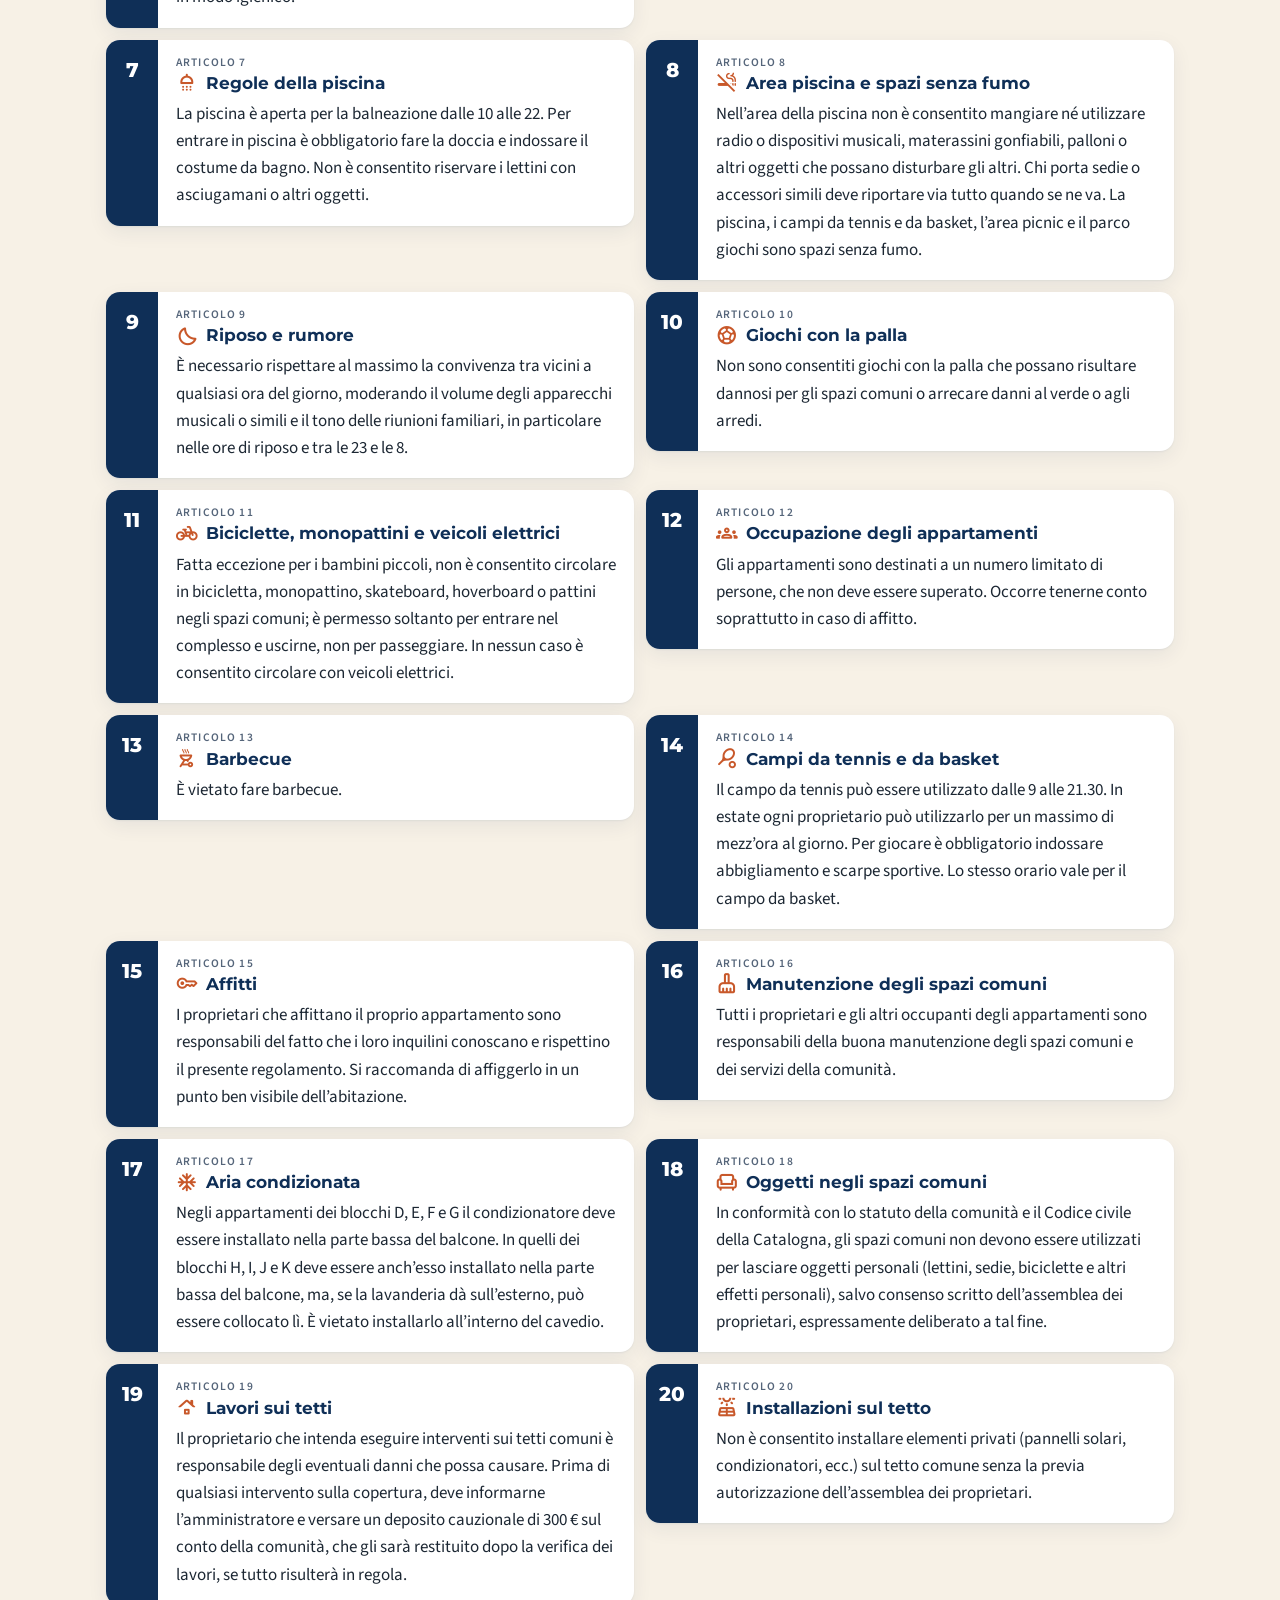
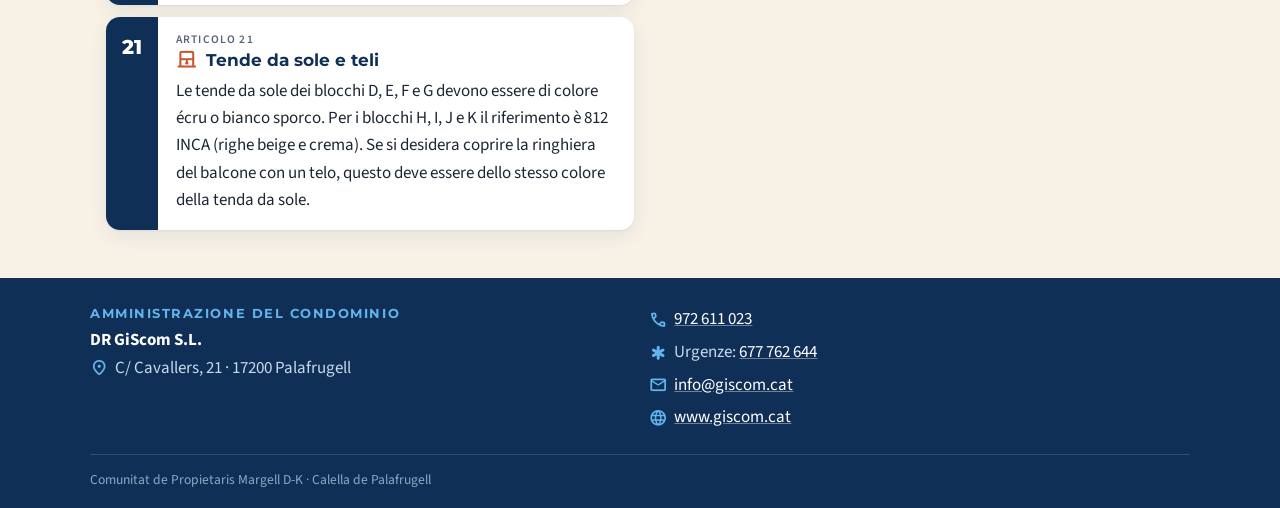
<file: it/index.html>
<!doctype html>
<html lang="it">
<head>
<meta charset="utf-8">
<meta name="viewport" content="width=device-width, initial-scale=1">
<title>Regolamento condominiale · Margell D-K</title>
<meta name="description" content="Margell D-K è un condominio residenziale di Calella de Palafrugell. Affinché la convivenza sia piacevole per tutti, vi chiediamo di leggere e rispettare questo regolamento. Grazie per la collaborazione.">
<meta name="theme-color" content="#0f2f57">
<link rel="icon" href="data:image/svg+xml,%3Csvg xmlns='http://www.w3.org/2000/svg' viewBox='0 0 64 64'%3E%3Crect width='64' height='64' rx='14' fill='%230f2f57'/%3E%3Cpath d='M10 40c6-5 12-5 18 0s12 5 18 0 8-4 8-4v14H10z' fill='%2363b3ed'/%3E%3Ctext x='32' y='33' font-family='Arial' font-weight='700' font-size='20' fill='%23fff' text-anchor='middle'%3EDK%3C/text%3E%3C/svg%3E">
<link rel="alternate" hreflang="ca" href="https://margelldk.github.io/ca/">
<link rel="alternate" hreflang="es" href="https://margelldk.github.io/es/">
<link rel="alternate" hreflang="en" href="https://margelldk.github.io/en/">
<link rel="alternate" hreflang="fr" href="https://margelldk.github.io/fr/">
<link rel="alternate" hreflang="de" href="https://margelldk.github.io/de/">
<link rel="alternate" hreflang="nl" href="https://margelldk.github.io/nl/">
<link rel="alternate" hreflang="it" href="https://margelldk.github.io/it/">
<link rel="alternate" hreflang="ru" href="https://margelldk.github.io/ru/">
<link rel="alternate" hreflang="x-default" href="https://margelldk.github.io/">
<link rel="preconnect" href="https://fonts.googleapis.com">
<link rel="preconnect" href="https://fonts.gstatic.com" crossorigin>
<link rel="stylesheet" href="https://fonts.googleapis.com/css2?family=Montserrat:wght@600;700;800&family=Source+Sans+3:ital,wght@0,400;0,600;0,700;1,400&display=swap">
<link rel="stylesheet" href="https://fonts.googleapis.com/css2?family=Material+Symbols+Rounded:opsz,wght,FILL,GRAD@20..48,500,0..1,0&icon_names=ac_unit,arrow_forward,bedtime,call,chair,checkroom,cleaning_services,delete,download,electric_scooter,emergency,groups,handshake,key,language,local_shipping,location_on,mail,no_food,outdoor_grill,pedal_bike,pets,pool,print,roller_shades,roofing,schedule,shower,smoke_free,solar_power,sports_soccer,sports_tennis,translate,volume_off">
<link rel="stylesheet" href="../assets/estil.css">
</head>
<body>
<a class="salta" href="#articles">Il regolamento completo</a>
<nav class="idiomes" aria-label="Lingua">
  <div class="idiomes-in">
    <a href="../ca/" hreflang="ca" lang="ca"><img src="../assets/flags/ca.svg" alt="" width="24" height="16"><span>Català</span></a>
    <a href="../es/" hreflang="es" lang="es"><img src="../assets/flags/es.svg" alt="" width="24" height="16"><span>Español</span></a>
    <a href="../en/" hreflang="en" lang="en"><img src="../assets/flags/en.svg" alt="" width="24" height="16"><span>English</span></a>
    <a href="../fr/" hreflang="fr" lang="fr"><img src="../assets/flags/fr.svg" alt="" width="24" height="16"><span>Français</span></a>
    <a href="../de/" hreflang="de" lang="de"><img src="../assets/flags/de.svg" alt="" width="24" height="16"><span>Deutsch</span></a>
    <a href="../nl/" hreflang="nl" lang="nl"><img src="../assets/flags/nl.svg" alt="" width="24" height="16"><span>Nederlands</span></a>
    <a href="../it/" hreflang="it" lang="it" aria-current="page"><img src="../assets/flags/it.svg" alt="" width="24" height="16"><span>Italiano</span></a>
    <a href="../ru/" hreflang="ru" lang="ru"><img src="../assets/flags/ru.svg" alt="" width="24" height="16"><span>Русский</span></a>
  </div>
</nav>
<header class="cap">
  <div class="logos">
  <img src="../assets/img/giscom.jpg" alt="GiScom Real Estate" class="logo-giscom">
  <img src="../assets/img/api.jpg" alt="Registre d’Agents Immobiliaris de Catalunya · API" class="logo-api">
  <img src="../assets/img/finques.jpg" alt="Administrador de Finques Col·legiat" class="logo-finques">
</div>
</header>
<main>
  <section class="hero">
    <p class="kicker">Margell D-K · Calella de Palafrugell</p>
    <h1>Regolamento condominiale</h1>
    <p class="intro">Margell D-K è un condominio residenziale di Calella de Palafrugell. Affinché la convivenza sia piacevole per tutti, vi chiediamo di leggere e rispettare questo regolamento. Grazie per la collaborazione.</p>
    <p class="nota"><span class="ic sm" aria-hidden="true">translate</span> Traduzione del testo originale in catalano. In caso di discordanza, prevale la versione catalana.</p>
    <div class="accions"><button class="imprimeix" type="button" onclick="window.print()"><span class="ic sm" aria-hidden="true">print</span> Stampa</button></div>
  </section>
  <section class="resum" aria-labelledby="resum-t">
    <h2 id="resum-t">Le regole principali</h2>
    <ul>
<li><span class="ic" aria-hidden="true">pool</span><span class="r-et">Piscina</span><span class="r-val">10–22</span></li>
<li><span class="ic" aria-hidden="true">bedtime</span><span class="r-et">Ore di riposo</span><span class="r-val">23–8</span></li>
<li><span class="ic" aria-hidden="true">sports_tennis</span><span class="r-et">Tennis e basket</span><span class="r-val">9–21.30</span></li>
<li><span class="ic" aria-hidden="true">pets</span><span class="r-et">Animali</span><span class="r-val">Sempre al guinzaglio</span></li>
<li><span class="ic" aria-hidden="true">outdoor_grill</span><span class="r-et">Barbecue</span><span class="r-val">Vietato</span></li>
<li><span class="ic" aria-hidden="true">checkroom</span><span class="r-et">Panni stesi</span><span class="r-val">Mai sulle ringhiere</span></li>
    </ul>
  </section>
  <section class="articles" id="articles" aria-labelledby="art-t">
    <h2 id="art-t">Il regolamento completo</h2>
    <ol>
<li class="art" id="article-1">
  <div class="art-num" aria-hidden="true"><span>1</span></div>
  <div class="art-cos">
    <h3><span class="ic art-ic" aria-hidden="true">handshake</span><span class="art-et">Articolo 1</span> Ordine e convivenza</h3>
    <p>Il presidente, l’amministratore e i membri del consiglio direttivo, o le persone da essi delegate, sono autorizzati a dare le indicazioni opportune e ad adottare i provvedimenti necessari per mantenere in ogni momento l’ordine e la buona convivenza all’interno della comunità.</p>
  </div>
</li>
<li class="art" id="article-2">
  <div class="art-num" aria-hidden="true"><span>2</span></div>
  <div class="art-cos">
    <h3><span class="ic art-ic" aria-hidden="true">checkroom</span><span class="art-et">Articolo 2</span> Stendere i panni</h3>
    <p>È vietato stendere i panni all’esterno delle ringhiere comuni e sulle ringhiere delle terrazze private. Sulle ringhiere delle terrazze private è consentito stendere soltanto i teli da mare.</p>
  </div>
</li>
<li class="art" id="article-3">
  <div class="art-num" aria-hidden="true"><span>3</span></div>
  <div class="art-cos">
    <h3><span class="ic art-ic" aria-hidden="true">local_shipping</span><span class="art-et">Articolo 3</span> Circolazione e parcheggio</h3>
    <p>I veicoli possono transitare sul piazzale antistante i blocchi E e G, ma non possono sostarvi, salvo che per operazioni di carico e scarico.</p>
  </div>
</li>
<li class="art" id="article-4">
  <div class="art-num" aria-hidden="true"><span>4</span></div>
  <div class="art-cos">
    <h3><span class="ic art-ic" aria-hidden="true">delete</span><span class="art-et">Articolo 4</span> Rifiuti</h3>
    <p>I rifiuti devono essere conferiti, in sacchetti appositi, nei cassonetti installati dal Comune e mai nei cestini del complesso né negli spazi comuni. Nei cestini non è consentito gettare nemmeno pannolini, oggetti ingombranti, cavi, ecc.</p>
  </div>
</li>
<li class="art" id="article-5">
  <div class="art-num" aria-hidden="true"><span>5</span></div>
  <div class="art-cos">
    <h3><span class="ic art-ic" aria-hidden="true">pets</span><span class="art-et">Articolo 5</span> Animali domestici</h3>
    <p>Gli animali domestici devono essere sempre tenuti al guinzaglio negli spazi comuni e non possono in nessun caso accedere all’area della piscina. I proprietari o detentori degli animali sono tenuti a vigilare affinché questi non facciano i loro bisogni (urina o escrementi) negli spazi comuni, compresi giardini, vialetti e facciate. In caso di incidente, il proprietario dell’animale è tenuto a raccogliere immediatamente gli escrementi e a versare acqua o liquido disinfettante sull’urina, in modo igienico.</p>
  </div>
</li>
<li class="art" id="article-6">
  <div class="art-num" aria-hidden="true"><span>6</span></div>
  <div class="art-cos">
    <h3><span class="ic art-ic" aria-hidden="true">pool</span><span class="art-et">Articolo 6</span> Accesso alla piscina</h3>
    <p>L’accesso alla piscina è riservato ai proprietari e agli inquilini degli appartamenti e ai loro ospiti, purché questi ultimi siano accompagnati da un occupante dell’abitazione e non siano in numero eccessivo. Ogni proprietario può informarsi sulla provenienza delle persone che non conosce.</p>
  </div>
</li>
<li class="art" id="article-7">
  <div class="art-num" aria-hidden="true"><span>7</span></div>
  <div class="art-cos">
    <h3><span class="ic art-ic" aria-hidden="true">shower</span><span class="art-et">Articolo 7</span> Regole della piscina</h3>
    <p>La piscina è aperta per la balneazione dalle 10 alle 22. Per entrare in piscina è obbligatorio fare la doccia e indossare il costume da bagno. Non è consentito riservare i lettini con asciugamani o altri oggetti.</p>
  </div>
</li>
<li class="art" id="article-8">
  <div class="art-num" aria-hidden="true"><span>8</span></div>
  <div class="art-cos">
    <h3><span class="ic art-ic" aria-hidden="true">smoke_free</span><span class="art-et">Articolo 8</span> Area piscina e spazi senza fumo</h3>
    <p>Nell’area della piscina non è consentito mangiare né utilizzare radio o dispositivi musicali, materassini gonfiabili, palloni o altri oggetti che possano disturbare gli altri. Chi porta sedie o accessori simili deve riportare via tutto quando se ne va. La piscina, i campi da tennis e da basket, l’area picnic e il parco giochi sono spazi senza fumo.</p>
  </div>
</li>
<li class="art" id="article-9">
  <div class="art-num" aria-hidden="true"><span>9</span></div>
  <div class="art-cos">
    <h3><span class="ic art-ic" aria-hidden="true">bedtime</span><span class="art-et">Articolo 9</span> Riposo e rumore</h3>
    <p>È necessario rispettare al massimo la convivenza tra vicini a qualsiasi ora del giorno, moderando il volume degli apparecchi musicali o simili e il tono delle riunioni familiari, in particolare nelle ore di riposo e tra le 23 e le 8.</p>
  </div>
</li>
<li class="art" id="article-10">
  <div class="art-num" aria-hidden="true"><span>10</span></div>
  <div class="art-cos">
    <h3><span class="ic art-ic" aria-hidden="true">sports_soccer</span><span class="art-et">Articolo 10</span> Giochi con la palla</h3>
    <p>Non sono consentiti giochi con la palla che possano risultare dannosi per gli spazi comuni o arrecare danni al verde o agli arredi.</p>
  </div>
</li>
<li class="art" id="article-11">
  <div class="art-num" aria-hidden="true"><span>11</span></div>
  <div class="art-cos">
    <h3><span class="ic art-ic" aria-hidden="true">pedal_bike</span><span class="art-et">Articolo 11</span> Biciclette, monopattini e veicoli elettrici</h3>
    <p>Fatta eccezione per i bambini piccoli, non è consentito circolare in bicicletta, monopattino, skateboard, hoverboard o pattini negli spazi comuni; è permesso soltanto per entrare nel complesso e uscirne, non per passeggiare. In nessun caso è consentito circolare con veicoli elettrici.</p>
  </div>
</li>
<li class="art" id="article-12">
  <div class="art-num" aria-hidden="true"><span>12</span></div>
  <div class="art-cos">
    <h3><span class="ic art-ic" aria-hidden="true">groups</span><span class="art-et">Articolo 12</span> Occupazione degli appartamenti</h3>
    <p>Gli appartamenti sono destinati a un numero limitato di persone, che non deve essere superato. Occorre tenerne conto soprattutto in caso di affitto.</p>
  </div>
</li>
<li class="art" id="article-13">
  <div class="art-num" aria-hidden="true"><span>13</span></div>
  <div class="art-cos">
    <h3><span class="ic art-ic" aria-hidden="true">outdoor_grill</span><span class="art-et">Articolo 13</span> Barbecue</h3>
    <p>È vietato fare barbecue.</p>
  </div>
</li>
<li class="art" id="article-14">
  <div class="art-num" aria-hidden="true"><span>14</span></div>
  <div class="art-cos">
    <h3><span class="ic art-ic" aria-hidden="true">sports_tennis</span><span class="art-et">Articolo 14</span> Campi da tennis e da basket</h3>
    <p>Il campo da tennis può essere utilizzato dalle 9 alle 21.30. In estate ogni proprietario può utilizzarlo per un massimo di mezz’ora al giorno. Per giocare è obbligatorio indossare abbigliamento e scarpe sportive. Lo stesso orario vale per il campo da basket.</p>
  </div>
</li>
<li class="art" id="article-15">
  <div class="art-num" aria-hidden="true"><span>15</span></div>
  <div class="art-cos">
    <h3><span class="ic art-ic" aria-hidden="true">key</span><span class="art-et">Articolo 15</span> Affitti</h3>
    <p>I proprietari che affittano il proprio appartamento sono responsabili del fatto che i loro inquilini conoscano e rispettino il presente regolamento. Si raccomanda di affiggerlo in un punto ben visibile dell’abitazione.</p>
  </div>
</li>
<li class="art" id="article-16">
  <div class="art-num" aria-hidden="true"><span>16</span></div>
  <div class="art-cos">
    <h3><span class="ic art-ic" aria-hidden="true">cleaning_services</span><span class="art-et">Articolo 16</span> Manutenzione degli spazi comuni</h3>
    <p>Tutti i proprietari e gli altri occupanti degli appartamenti sono responsabili della buona manutenzione degli spazi comuni e dei servizi della comunità.</p>
  </div>
</li>
<li class="art" id="article-17">
  <div class="art-num" aria-hidden="true"><span>17</span></div>
  <div class="art-cos">
    <h3><span class="ic art-ic" aria-hidden="true">ac_unit</span><span class="art-et">Articolo 17</span> Aria condizionata</h3>
    <p>Negli appartamenti dei blocchi D, E, F e G il condizionatore deve essere installato nella parte bassa del balcone. In quelli dei blocchi H, I, J e K deve essere anch’esso installato nella parte bassa del balcone, ma, se la lavanderia dà sull’esterno, può essere collocato lì. È vietato installarlo all’interno del cavedio.</p>
  </div>
</li>
<li class="art" id="article-18">
  <div class="art-num" aria-hidden="true"><span>18</span></div>
  <div class="art-cos">
    <h3><span class="ic art-ic" aria-hidden="true">chair</span><span class="art-et">Articolo 18</span> Oggetti negli spazi comuni</h3>
    <p>In conformità con lo statuto della comunità e il Codice civile della Catalogna, gli spazi comuni non devono essere utilizzati per lasciare oggetti personali (lettini, sedie, biciclette e altri effetti personali), salvo consenso scritto dell’assemblea dei proprietari, espressamente deliberato a tal fine.</p>
  </div>
</li>
<li class="art" id="article-19">
  <div class="art-num" aria-hidden="true"><span>19</span></div>
  <div class="art-cos">
    <h3><span class="ic art-ic" aria-hidden="true">roofing</span><span class="art-et">Articolo 19</span> Lavori sui tetti</h3>
    <p>Il proprietario che intenda eseguire interventi sui tetti comuni è responsabile degli eventuali danni che possa causare. Prima di qualsiasi intervento sulla copertura, deve informarne l’amministratore e versare un deposito cauzionale di 300 € sul conto della comunità, che gli sarà restituito dopo la verifica dei lavori, se tutto risulterà in regola.</p>
  </div>
</li>
<li class="art" id="article-20">
  <div class="art-num" aria-hidden="true"><span>20</span></div>
  <div class="art-cos">
    <h3><span class="ic art-ic" aria-hidden="true">solar_power</span><span class="art-et">Articolo 20</span> Installazioni sul tetto</h3>
    <p>Non è consentito installare elementi privati (pannelli solari, condizionatori, ecc.) sul tetto comune senza la previa autorizzazione dell’assemblea dei proprietari.</p>
  </div>
</li>
<li class="art" id="article-21">
  <div class="art-num" aria-hidden="true"><span>21</span></div>
  <div class="art-cos">
    <h3><span class="ic art-ic" aria-hidden="true">roller_shades</span><span class="art-et">Articolo 21</span> Tende da sole e teli</h3>
    <p>Le tende da sole dei blocchi D, E, F e G devono essere di colore écru o bianco sporco. Per i blocchi H, I, J e K il riferimento è 812 INCA (righe beige e crema). Se si desidera coprire la ringhiera del balcone con un telo, questo deve essere dello stesso colore della tenda da sole.</p>
  </div>
</li>
    </ol>
  </section>
</main>
<footer class="peu">
  <div class="peu-in">
    <div>
      <p class="peu-titol">Amministrazione del condominio</p>
      <p><strong>DR GiScom S.L.</strong><br>
      <span class="ic sm" aria-hidden="true">location_on</span> C/ Cavallers, 21 · 17200 Palafrugell</p>
    </div>
    <ul class="contacte">
      <li><span class="ic sm" aria-hidden="true">call</span> <a href="tel:+34972611023">972 611 023</a></li>
      <li><span class="ic sm" aria-hidden="true">emergency</span> Urgenze: <a href="tel:+34677762644">677 762 644</a></li>
      <li><span class="ic sm" aria-hidden="true">mail</span> <a href="mailto:info@giscom.cat">info@giscom.cat</a></li>
      <li><span class="ic sm" aria-hidden="true">language</span> <a href="https://www.giscom.cat" rel="noopener">www.giscom.cat</a></li>
    </ul>
  </div>
  <p class="peu-final">Comunitat de Propietaris Margell D-K · Calella de Palafrugell</p>
</footer>
</body>
</html>
</file>
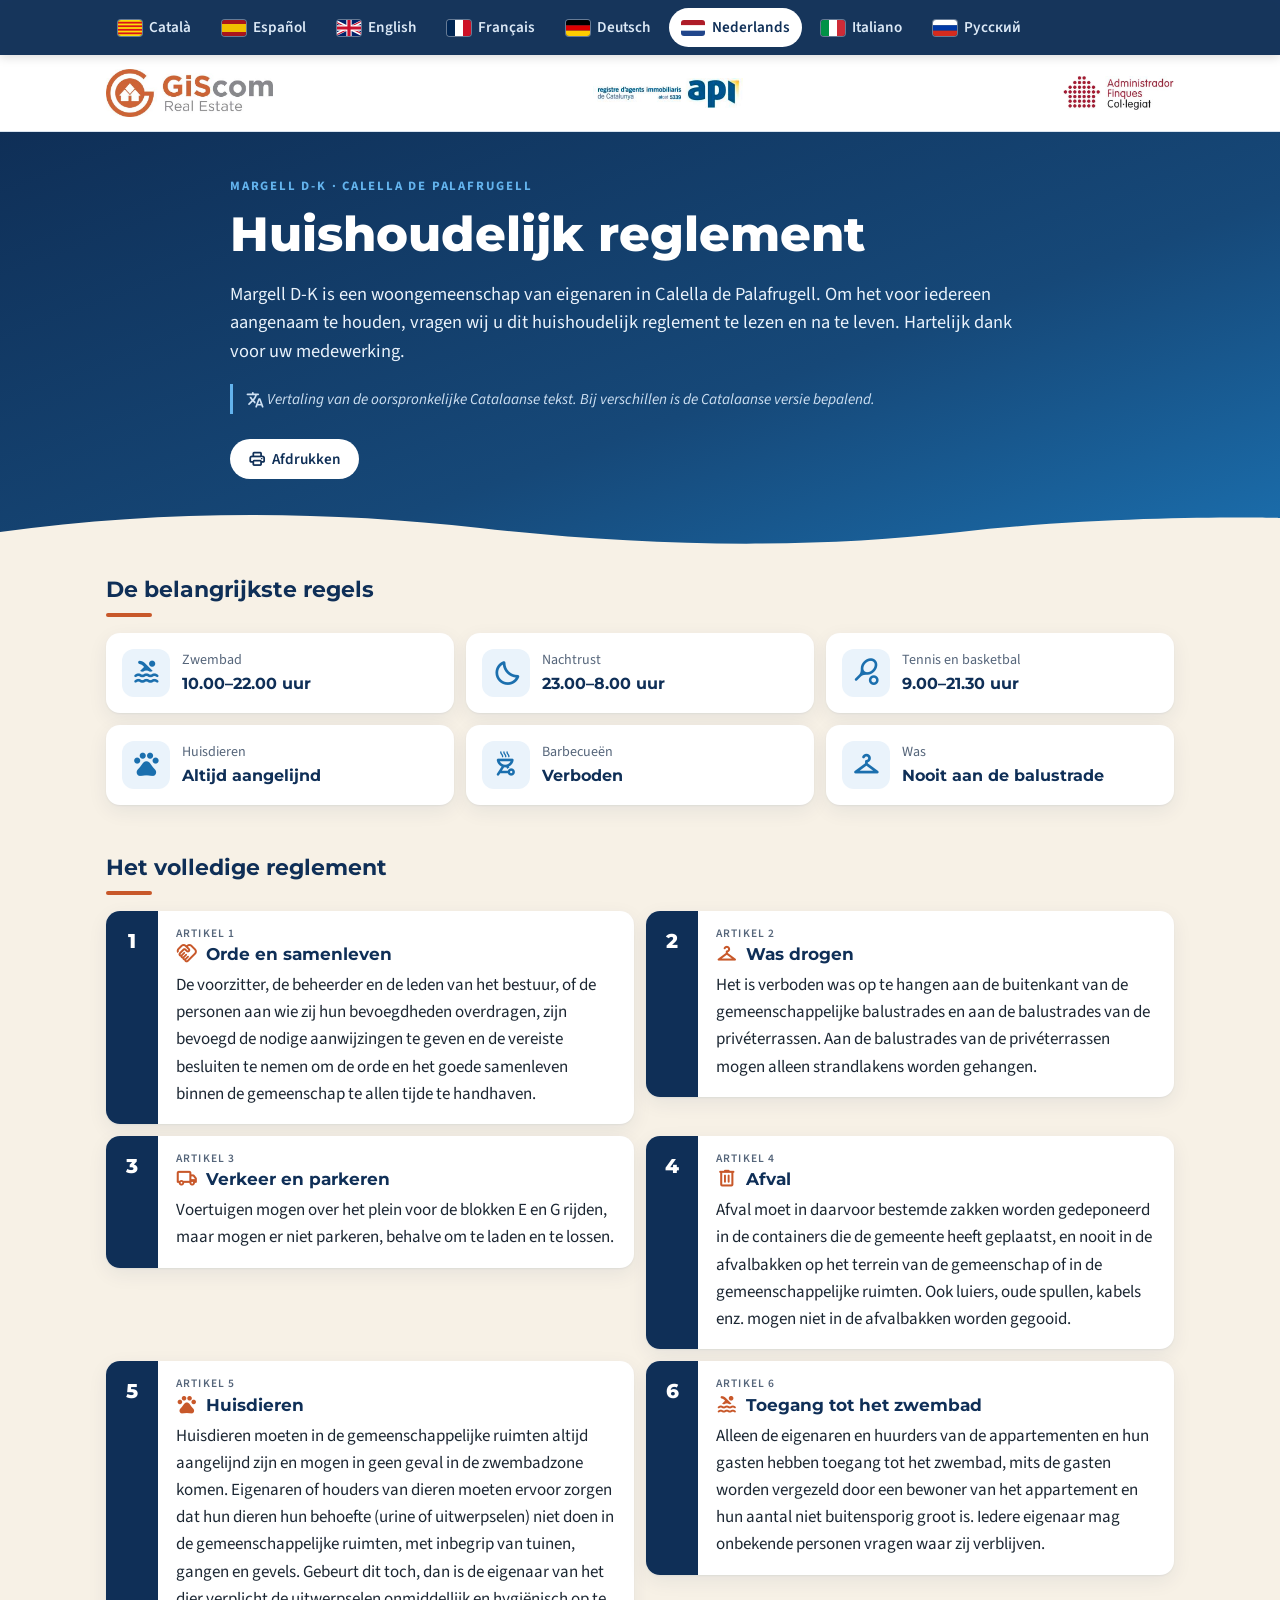
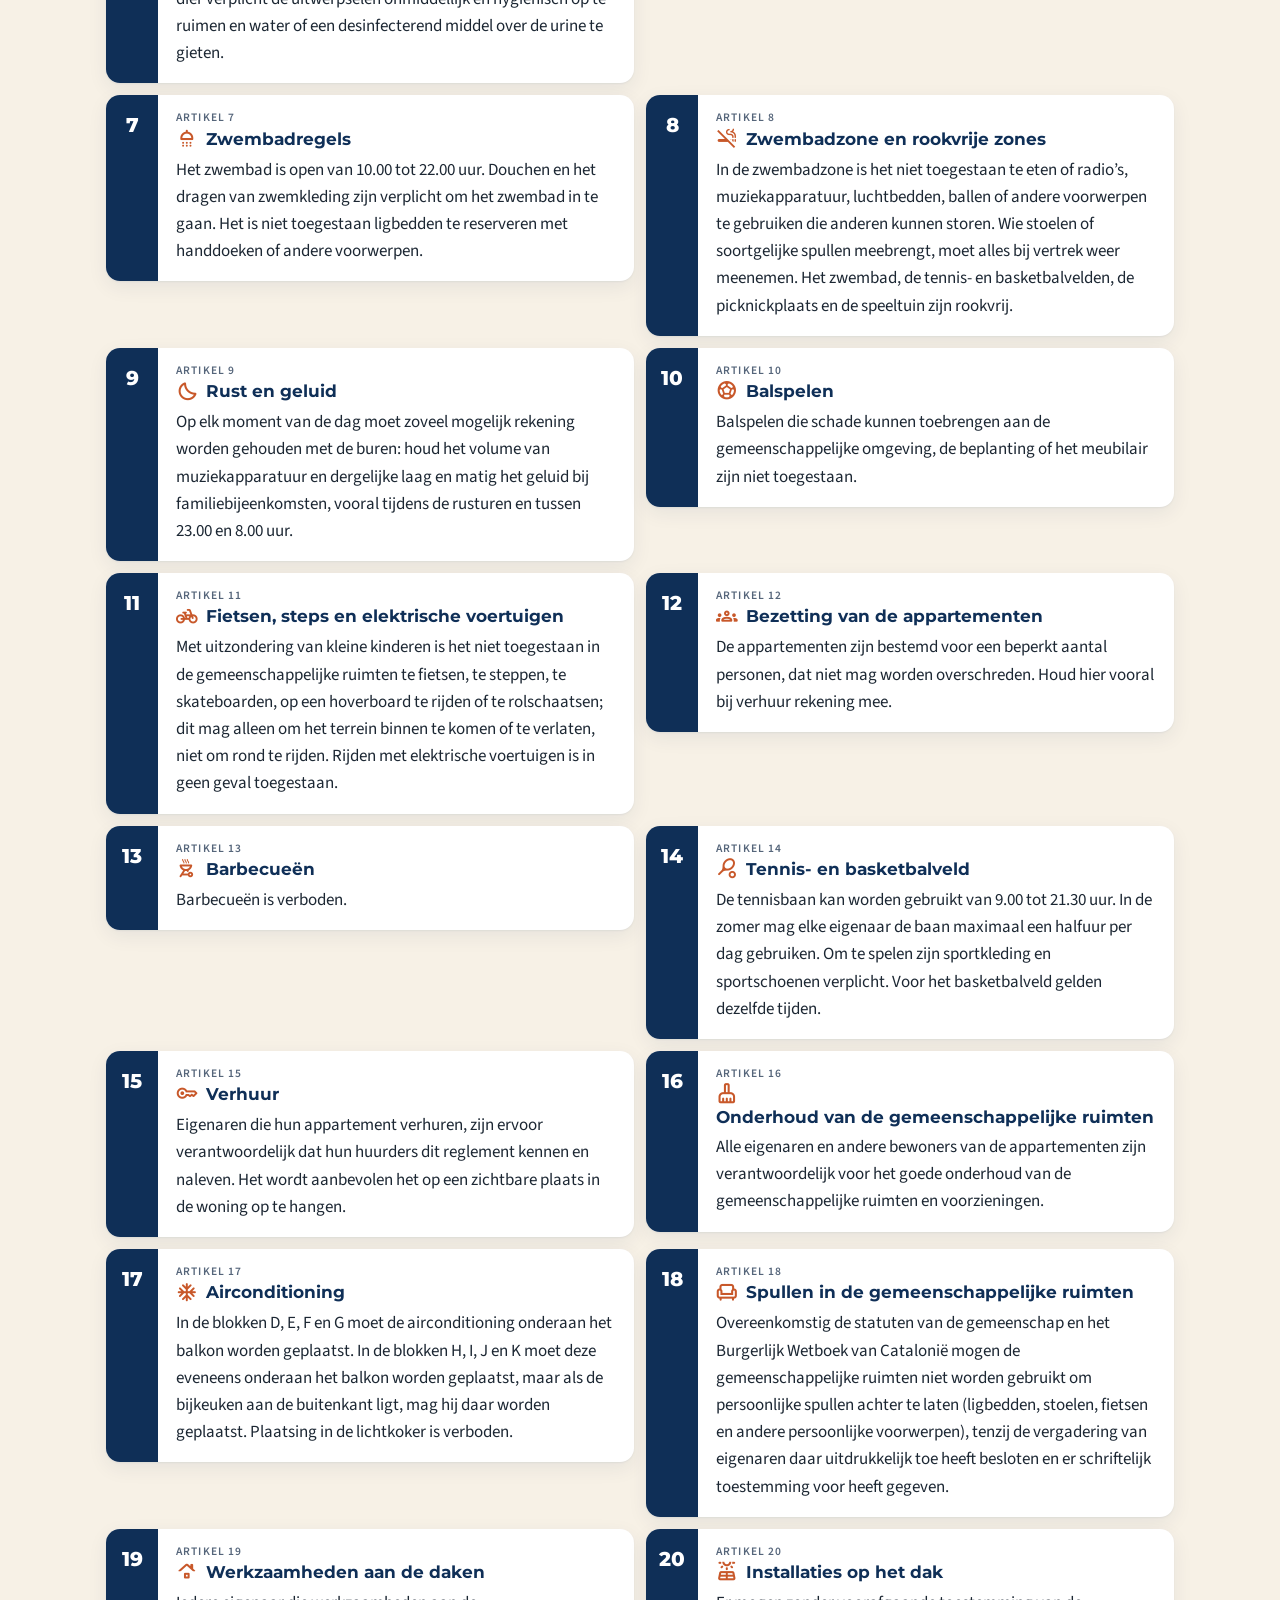
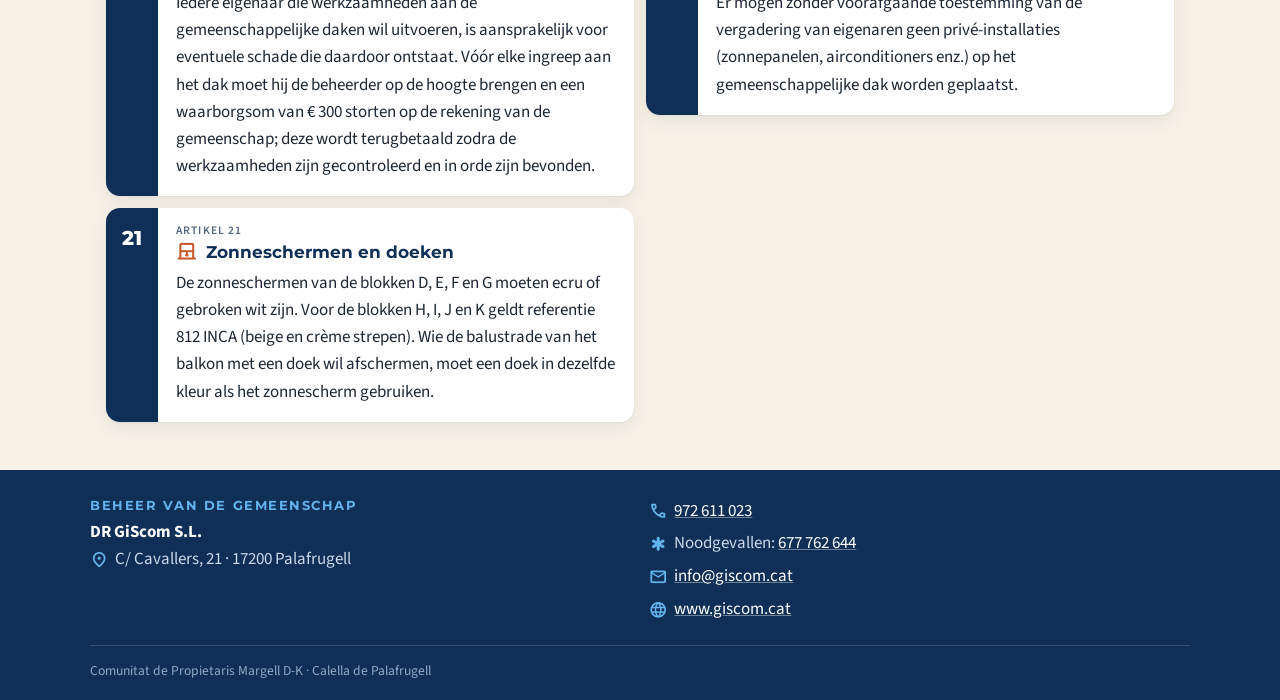
<file: nl/index.html>
<!doctype html>
<html lang="nl">
<head>
<meta charset="utf-8">
<meta name="viewport" content="width=device-width, initial-scale=1">
<title>Huishoudelijk reglement · Margell D-K</title>
<meta name="description" content="Margell D-K is een woongemeenschap van eigenaren in Calella de Palafrugell. Om het voor iedereen aangenaam te houden, vragen wij u dit huishoudelijk reglement te lezen en na te leven. Hartelijk dank voor uw medewerking.">
<meta name="theme-color" content="#0f2f57">
<link rel="icon" href="data:image/svg+xml,%3Csvg xmlns='http://www.w3.org/2000/svg' viewBox='0 0 64 64'%3E%3Crect width='64' height='64' rx='14' fill='%230f2f57'/%3E%3Cpath d='M10 40c6-5 12-5 18 0s12 5 18 0 8-4 8-4v14H10z' fill='%2363b3ed'/%3E%3Ctext x='32' y='33' font-family='Arial' font-weight='700' font-size='20' fill='%23fff' text-anchor='middle'%3EDK%3C/text%3E%3C/svg%3E">
<link rel="alternate" hreflang="ca" href="https://margelldk.github.io/ca/">
<link rel="alternate" hreflang="es" href="https://margelldk.github.io/es/">
<link rel="alternate" hreflang="en" href="https://margelldk.github.io/en/">
<link rel="alternate" hreflang="fr" href="https://margelldk.github.io/fr/">
<link rel="alternate" hreflang="de" href="https://margelldk.github.io/de/">
<link rel="alternate" hreflang="nl" href="https://margelldk.github.io/nl/">
<link rel="alternate" hreflang="it" href="https://margelldk.github.io/it/">
<link rel="alternate" hreflang="ru" href="https://margelldk.github.io/ru/">
<link rel="alternate" hreflang="x-default" href="https://margelldk.github.io/">
<link rel="preconnect" href="https://fonts.googleapis.com">
<link rel="preconnect" href="https://fonts.gstatic.com" crossorigin>
<link rel="stylesheet" href="https://fonts.googleapis.com/css2?family=Montserrat:wght@600;700;800&family=Source+Sans+3:ital,wght@0,400;0,600;0,700;1,400&display=swap">
<link rel="stylesheet" href="https://fonts.googleapis.com/css2?family=Material+Symbols+Rounded:opsz,wght,FILL,GRAD@20..48,500,0..1,0&icon_names=ac_unit,arrow_forward,bedtime,call,chair,checkroom,cleaning_services,delete,download,electric_scooter,emergency,groups,handshake,key,language,local_shipping,location_on,mail,no_food,outdoor_grill,pedal_bike,pets,pool,print,roller_shades,roofing,schedule,shower,smoke_free,solar_power,sports_soccer,sports_tennis,translate,volume_off">
<link rel="stylesheet" href="../assets/estil.css">
</head>
<body>
<a class="salta" href="#articles">Het volledige reglement</a>
<nav class="idiomes" aria-label="Taal">
  <div class="idiomes-in">
    <a href="../ca/" hreflang="ca" lang="ca"><img src="../assets/flags/ca.svg" alt="" width="24" height="16"><span>Català</span></a>
    <a href="../es/" hreflang="es" lang="es"><img src="../assets/flags/es.svg" alt="" width="24" height="16"><span>Español</span></a>
    <a href="../en/" hreflang="en" lang="en"><img src="../assets/flags/en.svg" alt="" width="24" height="16"><span>English</span></a>
    <a href="../fr/" hreflang="fr" lang="fr"><img src="../assets/flags/fr.svg" alt="" width="24" height="16"><span>Français</span></a>
    <a href="../de/" hreflang="de" lang="de"><img src="../assets/flags/de.svg" alt="" width="24" height="16"><span>Deutsch</span></a>
    <a href="../nl/" hreflang="nl" lang="nl" aria-current="page"><img src="../assets/flags/nl.svg" alt="" width="24" height="16"><span>Nederlands</span></a>
    <a href="../it/" hreflang="it" lang="it"><img src="../assets/flags/it.svg" alt="" width="24" height="16"><span>Italiano</span></a>
    <a href="../ru/" hreflang="ru" lang="ru"><img src="../assets/flags/ru.svg" alt="" width="24" height="16"><span>Русский</span></a>
  </div>
</nav>
<header class="cap">
  <div class="logos">
  <img src="../assets/img/giscom.jpg" alt="GiScom Real Estate" class="logo-giscom">
  <img src="../assets/img/api.jpg" alt="Registre d’Agents Immobiliaris de Catalunya · API" class="logo-api">
  <img src="../assets/img/finques.jpg" alt="Administrador de Finques Col·legiat" class="logo-finques">
</div>
</header>
<main>
  <section class="hero">
    <p class="kicker">Margell D-K · Calella de Palafrugell</p>
    <h1>Huishoudelijk reglement</h1>
    <p class="intro">Margell D-K is een woongemeenschap van eigenaren in Calella de Palafrugell. Om het voor iedereen aangenaam te houden, vragen wij u dit huishoudelijk reglement te lezen en na te leven. Hartelijk dank voor uw medewerking.</p>
    <p class="nota"><span class="ic sm" aria-hidden="true">translate</span> Vertaling van de oorspronkelijke Catalaanse tekst. Bij verschillen is de Catalaanse versie bepalend.</p>
    <div class="accions"><button class="imprimeix" type="button" onclick="window.print()"><span class="ic sm" aria-hidden="true">print</span> Afdrukken</button></div>
  </section>
  <section class="resum" aria-labelledby="resum-t">
    <h2 id="resum-t">De belangrijkste regels</h2>
    <ul>
<li><span class="ic" aria-hidden="true">pool</span><span class="r-et">Zwembad</span><span class="r-val">10.00–22.00 uur</span></li>
<li><span class="ic" aria-hidden="true">bedtime</span><span class="r-et">Nachtrust</span><span class="r-val">23.00–8.00 uur</span></li>
<li><span class="ic" aria-hidden="true">sports_tennis</span><span class="r-et">Tennis en basketbal</span><span class="r-val">9.00–21.30 uur</span></li>
<li><span class="ic" aria-hidden="true">pets</span><span class="r-et">Huisdieren</span><span class="r-val">Altijd aangelijnd</span></li>
<li><span class="ic" aria-hidden="true">outdoor_grill</span><span class="r-et">Barbecueën</span><span class="r-val">Verboden</span></li>
<li><span class="ic" aria-hidden="true">checkroom</span><span class="r-et">Was</span><span class="r-val">Nooit aan de balustrade</span></li>
    </ul>
  </section>
  <section class="articles" id="articles" aria-labelledby="art-t">
    <h2 id="art-t">Het volledige reglement</h2>
    <ol>
<li class="art" id="article-1">
  <div class="art-num" aria-hidden="true"><span>1</span></div>
  <div class="art-cos">
    <h3><span class="ic art-ic" aria-hidden="true">handshake</span><span class="art-et">Artikel 1</span> Orde en samenleven</h3>
    <p>De voorzitter, de beheerder en de leden van het bestuur, of de personen aan wie zij hun bevoegdheden overdragen, zijn bevoegd de nodige aanwijzingen te geven en de vereiste besluiten te nemen om de orde en het goede samenleven binnen de gemeenschap te allen tijde te handhaven.</p>
  </div>
</li>
<li class="art" id="article-2">
  <div class="art-num" aria-hidden="true"><span>2</span></div>
  <div class="art-cos">
    <h3><span class="ic art-ic" aria-hidden="true">checkroom</span><span class="art-et">Artikel 2</span> Was drogen</h3>
    <p>Het is verboden was op te hangen aan de buitenkant van de gemeenschappelijke balustrades en aan de balustrades van de privéterrassen. Aan de balustrades van de privéterrassen mogen alleen strandlakens worden gehangen.</p>
  </div>
</li>
<li class="art" id="article-3">
  <div class="art-num" aria-hidden="true"><span>3</span></div>
  <div class="art-cos">
    <h3><span class="ic art-ic" aria-hidden="true">local_shipping</span><span class="art-et">Artikel 3</span> Verkeer en parkeren</h3>
    <p>Voertuigen mogen over het plein voor de blokken E en G rijden, maar mogen er niet parkeren, behalve om te laden en te lossen.</p>
  </div>
</li>
<li class="art" id="article-4">
  <div class="art-num" aria-hidden="true"><span>4</span></div>
  <div class="art-cos">
    <h3><span class="ic art-ic" aria-hidden="true">delete</span><span class="art-et">Artikel 4</span> Afval</h3>
    <p>Afval moet in daarvoor bestemde zakken worden gedeponeerd in de containers die de gemeente heeft geplaatst, en nooit in de afvalbakken op het terrein van de gemeenschap of in de gemeenschappelijke ruimten. Ook luiers, oude spullen, kabels enz. mogen niet in de afvalbakken worden gegooid.</p>
  </div>
</li>
<li class="art" id="article-5">
  <div class="art-num" aria-hidden="true"><span>5</span></div>
  <div class="art-cos">
    <h3><span class="ic art-ic" aria-hidden="true">pets</span><span class="art-et">Artikel 5</span> Huisdieren</h3>
    <p>Huisdieren moeten in de gemeenschappelijke ruimten altijd aangelijnd zijn en mogen in geen geval in de zwembadzone komen. Eigenaren of houders van dieren moeten ervoor zorgen dat hun dieren hun behoefte (urine of uitwerpselen) niet doen in de gemeenschappelijke ruimten, met inbegrip van tuinen, gangen en gevels. Gebeurt dit toch, dan is de eigenaar van het dier verplicht de uitwerpselen onmiddellijk en hygiënisch op te ruimen en water of een desinfecterend middel over de urine te gieten.</p>
  </div>
</li>
<li class="art" id="article-6">
  <div class="art-num" aria-hidden="true"><span>6</span></div>
  <div class="art-cos">
    <h3><span class="ic art-ic" aria-hidden="true">pool</span><span class="art-et">Artikel 6</span> Toegang tot het zwembad</h3>
    <p>Alleen de eigenaren en huurders van de appartementen en hun gasten hebben toegang tot het zwembad, mits de gasten worden vergezeld door een bewoner van het appartement en hun aantal niet buitensporig groot is. Iedere eigenaar mag onbekende personen vragen waar zij verblijven.</p>
  </div>
</li>
<li class="art" id="article-7">
  <div class="art-num" aria-hidden="true"><span>7</span></div>
  <div class="art-cos">
    <h3><span class="ic art-ic" aria-hidden="true">shower</span><span class="art-et">Artikel 7</span> Zwembadregels</h3>
    <p>Het zwembad is open van 10.00 tot 22.00 uur. Douchen en het dragen van zwemkleding zijn verplicht om het zwembad in te gaan. Het is niet toegestaan ligbedden te reserveren met handdoeken of andere voorwerpen.</p>
  </div>
</li>
<li class="art" id="article-8">
  <div class="art-num" aria-hidden="true"><span>8</span></div>
  <div class="art-cos">
    <h3><span class="ic art-ic" aria-hidden="true">smoke_free</span><span class="art-et">Artikel 8</span> Zwembadzone en rookvrije zones</h3>
    <p>In de zwembadzone is het niet toegestaan te eten of radio’s, muziekapparatuur, luchtbedden, ballen of andere voorwerpen te gebruiken die anderen kunnen storen. Wie stoelen of soortgelijke spullen meebrengt, moet alles bij vertrek weer meenemen. Het zwembad, de tennis- en basketbalvelden, de picknickplaats en de speeltuin zijn rookvrij.</p>
  </div>
</li>
<li class="art" id="article-9">
  <div class="art-num" aria-hidden="true"><span>9</span></div>
  <div class="art-cos">
    <h3><span class="ic art-ic" aria-hidden="true">bedtime</span><span class="art-et">Artikel 9</span> Rust en geluid</h3>
    <p>Op elk moment van de dag moet zoveel mogelijk rekening worden gehouden met de buren: houd het volume van muziekapparatuur en dergelijke laag en matig het geluid bij familiebijeenkomsten, vooral tijdens de rusturen en tussen 23.00 en 8.00 uur.</p>
  </div>
</li>
<li class="art" id="article-10">
  <div class="art-num" aria-hidden="true"><span>10</span></div>
  <div class="art-cos">
    <h3><span class="ic art-ic" aria-hidden="true">sports_soccer</span><span class="art-et">Artikel 10</span> Balspelen</h3>
    <p>Balspelen die schade kunnen toebrengen aan de gemeenschappelijke omgeving, de beplanting of het meubilair zijn niet toegestaan.</p>
  </div>
</li>
<li class="art" id="article-11">
  <div class="art-num" aria-hidden="true"><span>11</span></div>
  <div class="art-cos">
    <h3><span class="ic art-ic" aria-hidden="true">pedal_bike</span><span class="art-et">Artikel 11</span> Fietsen, steps en elektrische voertuigen</h3>
    <p>Met uitzondering van kleine kinderen is het niet toegestaan in de gemeenschappelijke ruimten te fietsen, te steppen, te skateboarden, op een hoverboard te rijden of te rolschaatsen; dit mag alleen om het terrein binnen te komen of te verlaten, niet om rond te rijden. Rijden met elektrische voertuigen is in geen geval toegestaan.</p>
  </div>
</li>
<li class="art" id="article-12">
  <div class="art-num" aria-hidden="true"><span>12</span></div>
  <div class="art-cos">
    <h3><span class="ic art-ic" aria-hidden="true">groups</span><span class="art-et">Artikel 12</span> Bezetting van de appartementen</h3>
    <p>De appartementen zijn bestemd voor een beperkt aantal personen, dat niet mag worden overschreden. Houd hier vooral bij verhuur rekening mee.</p>
  </div>
</li>
<li class="art" id="article-13">
  <div class="art-num" aria-hidden="true"><span>13</span></div>
  <div class="art-cos">
    <h3><span class="ic art-ic" aria-hidden="true">outdoor_grill</span><span class="art-et">Artikel 13</span> Barbecueën</h3>
    <p>Barbecueën is verboden.</p>
  </div>
</li>
<li class="art" id="article-14">
  <div class="art-num" aria-hidden="true"><span>14</span></div>
  <div class="art-cos">
    <h3><span class="ic art-ic" aria-hidden="true">sports_tennis</span><span class="art-et">Artikel 14</span> Tennis- en basketbalveld</h3>
    <p>De tennisbaan kan worden gebruikt van 9.00 tot 21.30 uur. In de zomer mag elke eigenaar de baan maximaal een halfuur per dag gebruiken. Om te spelen zijn sportkleding en sportschoenen verplicht. Voor het basketbalveld gelden dezelfde tijden.</p>
  </div>
</li>
<li class="art" id="article-15">
  <div class="art-num" aria-hidden="true"><span>15</span></div>
  <div class="art-cos">
    <h3><span class="ic art-ic" aria-hidden="true">key</span><span class="art-et">Artikel 15</span> Verhuur</h3>
    <p>Eigenaren die hun appartement verhuren, zijn ervoor verantwoordelijk dat hun huurders dit reglement kennen en naleven. Het wordt aanbevolen het op een zichtbare plaats in de woning op te hangen.</p>
  </div>
</li>
<li class="art" id="article-16">
  <div class="art-num" aria-hidden="true"><span>16</span></div>
  <div class="art-cos">
    <h3><span class="ic art-ic" aria-hidden="true">cleaning_services</span><span class="art-et">Artikel 16</span> Onderhoud van de gemeenschappelijke ruimten</h3>
    <p>Alle eigenaren en andere bewoners van de appartementen zijn verantwoordelijk voor het goede onderhoud van de gemeenschappelijke ruimten en voorzieningen.</p>
  </div>
</li>
<li class="art" id="article-17">
  <div class="art-num" aria-hidden="true"><span>17</span></div>
  <div class="art-cos">
    <h3><span class="ic art-ic" aria-hidden="true">ac_unit</span><span class="art-et">Artikel 17</span> Airconditioning</h3>
    <p>In de blokken D, E, F en G moet de airconditioning onderaan het balkon worden geplaatst. In de blokken H, I, J en K moet deze eveneens onderaan het balkon worden geplaatst, maar als de bijkeuken aan de buitenkant ligt, mag hij daar worden geplaatst. Plaatsing in de lichtkoker is verboden.</p>
  </div>
</li>
<li class="art" id="article-18">
  <div class="art-num" aria-hidden="true"><span>18</span></div>
  <div class="art-cos">
    <h3><span class="ic art-ic" aria-hidden="true">chair</span><span class="art-et">Artikel 18</span> Spullen in de gemeenschappelijke ruimten</h3>
    <p>Overeenkomstig de statuten van de gemeenschap en het Burgerlijk Wetboek van Catalonië mogen de gemeenschappelijke ruimten niet worden gebruikt om persoonlijke spullen achter te laten (ligbedden, stoelen, fietsen en andere persoonlijke voorwerpen), tenzij de vergadering van eigenaren daar uitdrukkelijk toe heeft besloten en er schriftelijk toestemming voor heeft gegeven.</p>
  </div>
</li>
<li class="art" id="article-19">
  <div class="art-num" aria-hidden="true"><span>19</span></div>
  <div class="art-cos">
    <h3><span class="ic art-ic" aria-hidden="true">roofing</span><span class="art-et">Artikel 19</span> Werkzaamheden aan de daken</h3>
    <p>Iedere eigenaar die werkzaamheden aan de gemeenschappelijke daken wil uitvoeren, is aansprakelijk voor eventuele schade die daardoor ontstaat. Vóór elke ingreep aan het dak moet hij de beheerder op de hoogte brengen en een waarborgsom van € 300 storten op de rekening van de gemeenschap; deze wordt terugbetaald zodra de werkzaamheden zijn gecontroleerd en in orde zijn bevonden.</p>
  </div>
</li>
<li class="art" id="article-20">
  <div class="art-num" aria-hidden="true"><span>20</span></div>
  <div class="art-cos">
    <h3><span class="ic art-ic" aria-hidden="true">solar_power</span><span class="art-et">Artikel 20</span> Installaties op het dak</h3>
    <p>Er mogen zonder voorafgaande toestemming van de vergadering van eigenaren geen privé-installaties (zonnepanelen, airconditioners enz.) op het gemeenschappelijke dak worden geplaatst.</p>
  </div>
</li>
<li class="art" id="article-21">
  <div class="art-num" aria-hidden="true"><span>21</span></div>
  <div class="art-cos">
    <h3><span class="ic art-ic" aria-hidden="true">roller_shades</span><span class="art-et">Artikel 21</span> Zonneschermen en doeken</h3>
    <p>De zonneschermen van de blokken D, E, F en G moeten ecru of gebroken wit zijn. Voor de blokken H, I, J en K geldt referentie 812 INCA (beige en crème strepen). Wie de balustrade van het balkon met een doek wil afschermen, moet een doek in dezelfde kleur als het zonnescherm gebruiken.</p>
  </div>
</li>
    </ol>
  </section>
</main>
<footer class="peu">
  <div class="peu-in">
    <div>
      <p class="peu-titol">Beheer van de gemeenschap</p>
      <p><strong>DR GiScom S.L.</strong><br>
      <span class="ic sm" aria-hidden="true">location_on</span> C/ Cavallers, 21 · 17200 Palafrugell</p>
    </div>
    <ul class="contacte">
      <li><span class="ic sm" aria-hidden="true">call</span> <a href="tel:+34972611023">972 611 023</a></li>
      <li><span class="ic sm" aria-hidden="true">emergency</span> Noodgevallen: <a href="tel:+34677762644">677 762 644</a></li>
      <li><span class="ic sm" aria-hidden="true">mail</span> <a href="mailto:info@giscom.cat">info@giscom.cat</a></li>
      <li><span class="ic sm" aria-hidden="true">language</span> <a href="https://www.giscom.cat" rel="noopener">www.giscom.cat</a></li>
    </ul>
  </div>
  <p class="peu-final">Comunitat de Propietaris Margell D-K · Calella de Palafrugell</p>
</footer>
</body>
</html>
</file>
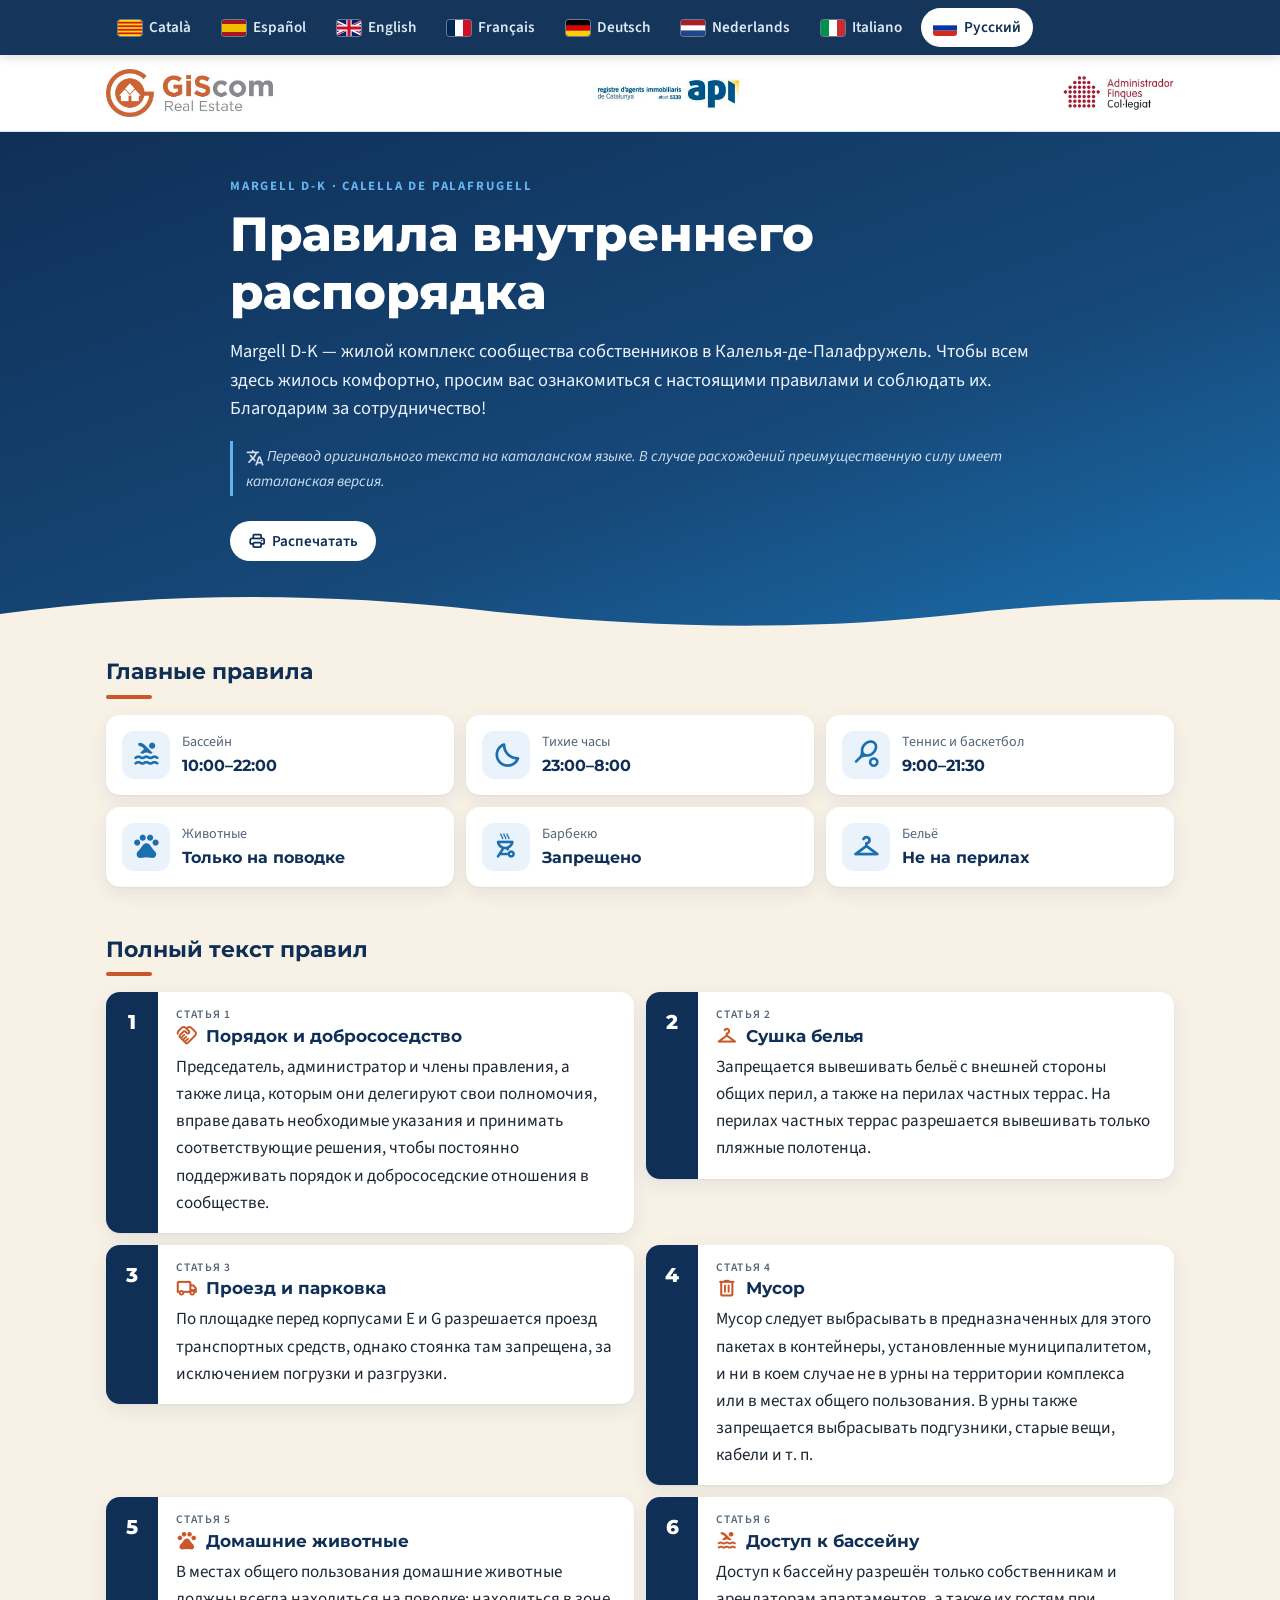
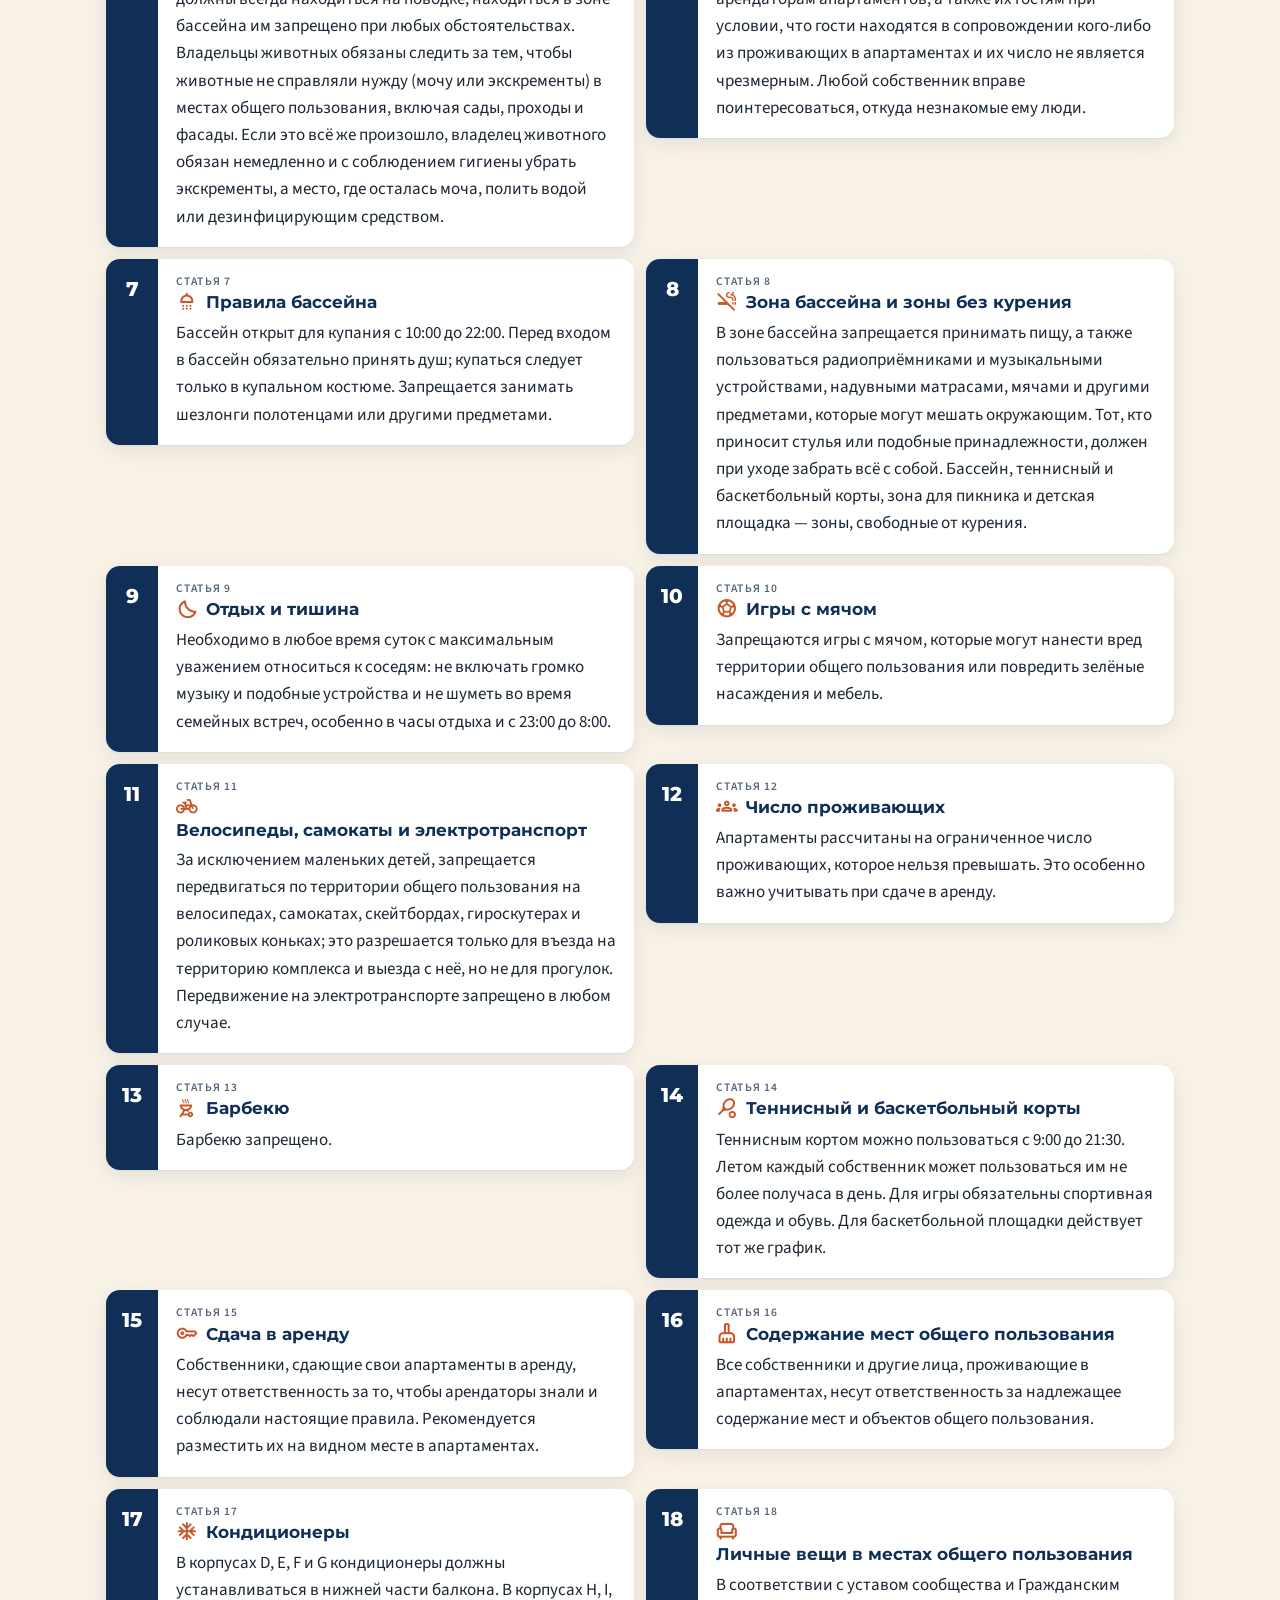
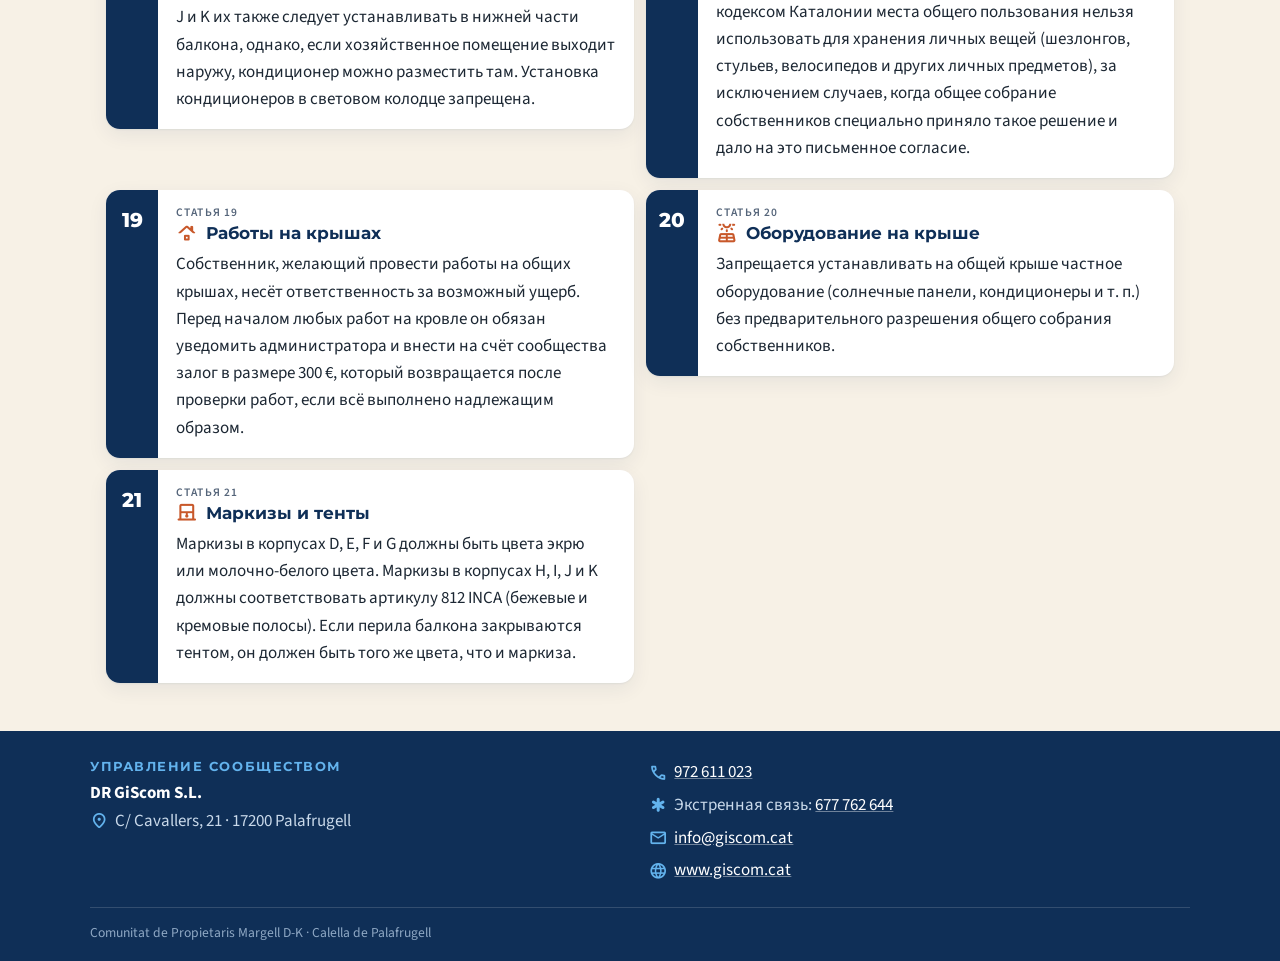
<file: ru/index.html>
<!doctype html>
<html lang="ru">
<head>
<meta charset="utf-8">
<meta name="viewport" content="width=device-width, initial-scale=1">
<title>Правила внутреннего распорядка · Margell D-K</title>
<meta name="description" content="Margell D-K — жилой комплекс сообщества собственников в Калелья-де-Палафружель. Чтобы всем здесь жилось комфортно, просим вас ознакомиться с настоящими правилами и соблюдать их. Благодарим за сотрудничество!">
<meta name="theme-color" content="#0f2f57">
<link rel="icon" href="data:image/svg+xml,%3Csvg xmlns='http://www.w3.org/2000/svg' viewBox='0 0 64 64'%3E%3Crect width='64' height='64' rx='14' fill='%230f2f57'/%3E%3Cpath d='M10 40c6-5 12-5 18 0s12 5 18 0 8-4 8-4v14H10z' fill='%2363b3ed'/%3E%3Ctext x='32' y='33' font-family='Arial' font-weight='700' font-size='20' fill='%23fff' text-anchor='middle'%3EDK%3C/text%3E%3C/svg%3E">
<link rel="alternate" hreflang="ca" href="https://margelldk.github.io/ca/">
<link rel="alternate" hreflang="es" href="https://margelldk.github.io/es/">
<link rel="alternate" hreflang="en" href="https://margelldk.github.io/en/">
<link rel="alternate" hreflang="fr" href="https://margelldk.github.io/fr/">
<link rel="alternate" hreflang="de" href="https://margelldk.github.io/de/">
<link rel="alternate" hreflang="nl" href="https://margelldk.github.io/nl/">
<link rel="alternate" hreflang="it" href="https://margelldk.github.io/it/">
<link rel="alternate" hreflang="ru" href="https://margelldk.github.io/ru/">
<link rel="alternate" hreflang="x-default" href="https://margelldk.github.io/">
<link rel="preconnect" href="https://fonts.googleapis.com">
<link rel="preconnect" href="https://fonts.gstatic.com" crossorigin>
<link rel="stylesheet" href="https://fonts.googleapis.com/css2?family=Montserrat:wght@600;700;800&family=Source+Sans+3:ital,wght@0,400;0,600;0,700;1,400&display=swap">
<link rel="stylesheet" href="https://fonts.googleapis.com/css2?family=Material+Symbols+Rounded:opsz,wght,FILL,GRAD@20..48,500,0..1,0&icon_names=ac_unit,arrow_forward,bedtime,call,chair,checkroom,cleaning_services,delete,download,electric_scooter,emergency,groups,handshake,key,language,local_shipping,location_on,mail,no_food,outdoor_grill,pedal_bike,pets,pool,print,roller_shades,roofing,schedule,shower,smoke_free,solar_power,sports_soccer,sports_tennis,translate,volume_off">
<link rel="stylesheet" href="../assets/estil.css">
</head>
<body>
<a class="salta" href="#articles">Полный текст правил</a>
<nav class="idiomes" aria-label="Язык">
  <div class="idiomes-in">
    <a href="../ca/" hreflang="ca" lang="ca"><img src="../assets/flags/ca.svg" alt="" width="24" height="16"><span>Català</span></a>
    <a href="../es/" hreflang="es" lang="es"><img src="../assets/flags/es.svg" alt="" width="24" height="16"><span>Español</span></a>
    <a href="../en/" hreflang="en" lang="en"><img src="../assets/flags/en.svg" alt="" width="24" height="16"><span>English</span></a>
    <a href="../fr/" hreflang="fr" lang="fr"><img src="../assets/flags/fr.svg" alt="" width="24" height="16"><span>Français</span></a>
    <a href="../de/" hreflang="de" lang="de"><img src="../assets/flags/de.svg" alt="" width="24" height="16"><span>Deutsch</span></a>
    <a href="../nl/" hreflang="nl" lang="nl"><img src="../assets/flags/nl.svg" alt="" width="24" height="16"><span>Nederlands</span></a>
    <a href="../it/" hreflang="it" lang="it"><img src="../assets/flags/it.svg" alt="" width="24" height="16"><span>Italiano</span></a>
    <a href="../ru/" hreflang="ru" lang="ru" aria-current="page"><img src="../assets/flags/ru.svg" alt="" width="24" height="16"><span>Русский</span></a>
  </div>
</nav>
<header class="cap">
  <div class="logos">
  <img src="../assets/img/giscom.jpg" alt="GiScom Real Estate" class="logo-giscom">
  <img src="../assets/img/api.jpg" alt="Registre d’Agents Immobiliaris de Catalunya · API" class="logo-api">
  <img src="../assets/img/finques.jpg" alt="Administrador de Finques Col·legiat" class="logo-finques">
</div>
</header>
<main>
  <section class="hero">
    <p class="kicker">Margell D-K · Calella de Palafrugell</p>
    <h1>Правила внутреннего распорядка</h1>
    <p class="intro">Margell D-K — жилой комплекс сообщества собственников в Калелья-де-Палафружель. Чтобы всем здесь жилось комфортно, просим вас ознакомиться с настоящими правилами и соблюдать их. Благодарим за сотрудничество!</p>
    <p class="nota"><span class="ic sm" aria-hidden="true">translate</span> Перевод оригинального текста на каталанском языке. В случае расхождений преимущественную силу имеет каталанская версия.</p>
    <div class="accions"><button class="imprimeix" type="button" onclick="window.print()"><span class="ic sm" aria-hidden="true">print</span> Распечатать</button></div>
  </section>
  <section class="resum" aria-labelledby="resum-t">
    <h2 id="resum-t">Главные правила</h2>
    <ul>
<li><span class="ic" aria-hidden="true">pool</span><span class="r-et">Бассейн</span><span class="r-val">10:00–22:00</span></li>
<li><span class="ic" aria-hidden="true">bedtime</span><span class="r-et">Тихие часы</span><span class="r-val">23:00–8:00</span></li>
<li><span class="ic" aria-hidden="true">sports_tennis</span><span class="r-et">Теннис и баскетбол</span><span class="r-val">9:00–21:30</span></li>
<li><span class="ic" aria-hidden="true">pets</span><span class="r-et">Животные</span><span class="r-val">Только на поводке</span></li>
<li><span class="ic" aria-hidden="true">outdoor_grill</span><span class="r-et">Барбекю</span><span class="r-val">Запрещено</span></li>
<li><span class="ic" aria-hidden="true">checkroom</span><span class="r-et">Бельё</span><span class="r-val">Не на перилах</span></li>
    </ul>
  </section>
  <section class="articles" id="articles" aria-labelledby="art-t">
    <h2 id="art-t">Полный текст правил</h2>
    <ol>
<li class="art" id="article-1">
  <div class="art-num" aria-hidden="true"><span>1</span></div>
  <div class="art-cos">
    <h3><span class="ic art-ic" aria-hidden="true">handshake</span><span class="art-et">Статья 1</span> Порядок и добрососедство</h3>
    <p>Председатель, администратор и члены правления, а также лица, которым они делегируют свои полномочия, вправе давать необходимые указания и принимать соответствующие решения, чтобы постоянно поддерживать порядок и добрососедские отношения в сообществе.</p>
  </div>
</li>
<li class="art" id="article-2">
  <div class="art-num" aria-hidden="true"><span>2</span></div>
  <div class="art-cos">
    <h3><span class="ic art-ic" aria-hidden="true">checkroom</span><span class="art-et">Статья 2</span> Сушка белья</h3>
    <p>Запрещается вывешивать бельё с внешней стороны общих перил, а также на перилах частных террас. На перилах частных террас разрешается вывешивать только пляжные полотенца.</p>
  </div>
</li>
<li class="art" id="article-3">
  <div class="art-num" aria-hidden="true"><span>3</span></div>
  <div class="art-cos">
    <h3><span class="ic art-ic" aria-hidden="true">local_shipping</span><span class="art-et">Статья 3</span> Проезд и парковка</h3>
    <p>По площадке перед корпусами E и G разрешается проезд транспортных средств, однако стоянка там запрещена, за исключением погрузки и разгрузки.</p>
  </div>
</li>
<li class="art" id="article-4">
  <div class="art-num" aria-hidden="true"><span>4</span></div>
  <div class="art-cos">
    <h3><span class="ic art-ic" aria-hidden="true">delete</span><span class="art-et">Статья 4</span> Мусор</h3>
    <p>Мусор следует выбрасывать в предназначенных для этого пакетах в контейнеры, установленные муниципалитетом, и ни в коем случае не в урны на территории комплекса или в местах общего пользования. В урны также запрещается выбрасывать подгузники, старые вещи, кабели и т. п.</p>
  </div>
</li>
<li class="art" id="article-5">
  <div class="art-num" aria-hidden="true"><span>5</span></div>
  <div class="art-cos">
    <h3><span class="ic art-ic" aria-hidden="true">pets</span><span class="art-et">Статья 5</span> Домашние животные</h3>
    <p>В местах общего пользования домашние животные должны всегда находиться на поводке; находиться в зоне бассейна им запрещено при любых обстоятельствах. Владельцы животных обязаны следить за тем, чтобы животные не справляли нужду (мочу или экскременты) в местах общего пользования, включая сады, проходы и фасады. Если это всё же произошло, владелец животного обязан немедленно и с соблюдением гигиены убрать экскременты, а место, где осталась моча, полить водой или дезинфицирующим средством.</p>
  </div>
</li>
<li class="art" id="article-6">
  <div class="art-num" aria-hidden="true"><span>6</span></div>
  <div class="art-cos">
    <h3><span class="ic art-ic" aria-hidden="true">pool</span><span class="art-et">Статья 6</span> Доступ к бассейну</h3>
    <p>Доступ к бассейну разрешён только собственникам и арендаторам апартаментов, а также их гостям при условии, что гости находятся в сопровождении кого-либо из проживающих в апартаментах и их число не является чрезмерным. Любой собственник вправе поинтересоваться, откуда незнакомые ему люди.</p>
  </div>
</li>
<li class="art" id="article-7">
  <div class="art-num" aria-hidden="true"><span>7</span></div>
  <div class="art-cos">
    <h3><span class="ic art-ic" aria-hidden="true">shower</span><span class="art-et">Статья 7</span> Правила бассейна</h3>
    <p>Бассейн открыт для купания с 10:00 до 22:00. Перед входом в бассейн обязательно принять душ; купаться следует только в купальном костюме. Запрещается занимать шезлонги полотенцами или другими предметами.</p>
  </div>
</li>
<li class="art" id="article-8">
  <div class="art-num" aria-hidden="true"><span>8</span></div>
  <div class="art-cos">
    <h3><span class="ic art-ic" aria-hidden="true">smoke_free</span><span class="art-et">Статья 8</span> Зона бассейна и зоны без курения</h3>
    <p>В зоне бассейна запрещается принимать пищу, а также пользоваться радиоприёмниками и музыкальными устройствами, надувными матрасами, мячами и другими предметами, которые могут мешать окружающим. Тот, кто приносит стулья или подобные принадлежности, должен при уходе забрать всё с собой. Бассейн, теннисный и баскетбольный корты, зона для пикника и детская площадка — зоны, свободные от курения.</p>
  </div>
</li>
<li class="art" id="article-9">
  <div class="art-num" aria-hidden="true"><span>9</span></div>
  <div class="art-cos">
    <h3><span class="ic art-ic" aria-hidden="true">bedtime</span><span class="art-et">Статья 9</span> Отдых и тишина</h3>
    <p>Необходимо в любое время суток с максимальным уважением относиться к соседям: не включать громко музыку и подобные устройства и не шуметь во время семейных встреч, особенно в часы отдыха и с 23:00 до 8:00.</p>
  </div>
</li>
<li class="art" id="article-10">
  <div class="art-num" aria-hidden="true"><span>10</span></div>
  <div class="art-cos">
    <h3><span class="ic art-ic" aria-hidden="true">sports_soccer</span><span class="art-et">Статья 10</span> Игры с мячом</h3>
    <p>Запрещаются игры с мячом, которые могут нанести вред территории общего пользования или повредить зелёные насаждения и мебель.</p>
  </div>
</li>
<li class="art" id="article-11">
  <div class="art-num" aria-hidden="true"><span>11</span></div>
  <div class="art-cos">
    <h3><span class="ic art-ic" aria-hidden="true">pedal_bike</span><span class="art-et">Статья 11</span> Велосипеды, самокаты и электротранспорт</h3>
    <p>За исключением маленьких детей, запрещается передвигаться по территории общего пользования на велосипедах, самокатах, скейтбордах, гироскутерах и роликовых коньках; это разрешается только для въезда на территорию комплекса и выезда с неё, но не для прогулок. Передвижение на электротранспорте запрещено в любом случае.</p>
  </div>
</li>
<li class="art" id="article-12">
  <div class="art-num" aria-hidden="true"><span>12</span></div>
  <div class="art-cos">
    <h3><span class="ic art-ic" aria-hidden="true">groups</span><span class="art-et">Статья 12</span> Число проживающих</h3>
    <p>Апартаменты рассчитаны на ограниченное число проживающих, которое нельзя превышать. Это особенно важно учитывать при сдаче в аренду.</p>
  </div>
</li>
<li class="art" id="article-13">
  <div class="art-num" aria-hidden="true"><span>13</span></div>
  <div class="art-cos">
    <h3><span class="ic art-ic" aria-hidden="true">outdoor_grill</span><span class="art-et">Статья 13</span> Барбекю</h3>
    <p>Барбекю запрещено.</p>
  </div>
</li>
<li class="art" id="article-14">
  <div class="art-num" aria-hidden="true"><span>14</span></div>
  <div class="art-cos">
    <h3><span class="ic art-ic" aria-hidden="true">sports_tennis</span><span class="art-et">Статья 14</span> Теннисный и баскетбольный корты</h3>
    <p>Теннисным кортом можно пользоваться с 9:00 до 21:30. Летом каждый собственник может пользоваться им не более получаса в день. Для игры обязательны спортивная одежда и обувь. Для баскетбольной площадки действует тот же график.</p>
  </div>
</li>
<li class="art" id="article-15">
  <div class="art-num" aria-hidden="true"><span>15</span></div>
  <div class="art-cos">
    <h3><span class="ic art-ic" aria-hidden="true">key</span><span class="art-et">Статья 15</span> Сдача в аренду</h3>
    <p>Собственники, сдающие свои апартаменты в аренду, несут ответственность за то, чтобы арендаторы знали и соблюдали настоящие правила. Рекомендуется разместить их на видном месте в апартаментах.</p>
  </div>
</li>
<li class="art" id="article-16">
  <div class="art-num" aria-hidden="true"><span>16</span></div>
  <div class="art-cos">
    <h3><span class="ic art-ic" aria-hidden="true">cleaning_services</span><span class="art-et">Статья 16</span> Содержание мест общего пользования</h3>
    <p>Все собственники и другие лица, проживающие в апартаментах, несут ответственность за надлежащее содержание мест и объектов общего пользования.</p>
  </div>
</li>
<li class="art" id="article-17">
  <div class="art-num" aria-hidden="true"><span>17</span></div>
  <div class="art-cos">
    <h3><span class="ic art-ic" aria-hidden="true">ac_unit</span><span class="art-et">Статья 17</span> Кондиционеры</h3>
    <p>В корпусах D, E, F и G кондиционеры должны устанавливаться в нижней части балкона. В корпусах H, I, J и K их также следует устанавливать в нижней части балкона, однако, если хозяйственное помещение выходит наружу, кондиционер можно разместить там. Установка кондиционеров в световом колодце запрещена.</p>
  </div>
</li>
<li class="art" id="article-18">
  <div class="art-num" aria-hidden="true"><span>18</span></div>
  <div class="art-cos">
    <h3><span class="ic art-ic" aria-hidden="true">chair</span><span class="art-et">Статья 18</span> Личные вещи в местах общего пользования</h3>
    <p>В соответствии с уставом сообщества и Гражданским кодексом Каталонии места общего пользования нельзя использовать для хранения личных вещей (шезлонгов, стульев, велосипедов и других личных предметов), за исключением случаев, когда общее собрание собственников специально приняло такое решение и дало на это письменное согласие.</p>
  </div>
</li>
<li class="art" id="article-19">
  <div class="art-num" aria-hidden="true"><span>19</span></div>
  <div class="art-cos">
    <h3><span class="ic art-ic" aria-hidden="true">roofing</span><span class="art-et">Статья 19</span> Работы на крышах</h3>
    <p>Собственник, желающий провести работы на общих крышах, несёт ответственность за возможный ущерб. Перед началом любых работ на кровле он обязан уведомить администратора и внести на счёт сообщества залог в размере 300 €, который возвращается после проверки работ, если всё выполнено надлежащим образом.</p>
  </div>
</li>
<li class="art" id="article-20">
  <div class="art-num" aria-hidden="true"><span>20</span></div>
  <div class="art-cos">
    <h3><span class="ic art-ic" aria-hidden="true">solar_power</span><span class="art-et">Статья 20</span> Оборудование на крыше</h3>
    <p>Запрещается устанавливать на общей крыше частное оборудование (солнечные панели, кондиционеры и т. п.) без предварительного разрешения общего собрания собственников.</p>
  </div>
</li>
<li class="art" id="article-21">
  <div class="art-num" aria-hidden="true"><span>21</span></div>
  <div class="art-cos">
    <h3><span class="ic art-ic" aria-hidden="true">roller_shades</span><span class="art-et">Статья 21</span> Маркизы и тенты</h3>
    <p>Маркизы в корпусах D, E, F и G должны быть цвета экрю или молочно-белого цвета. Маркизы в корпусах H, I, J и K должны соответствовать артикулу 812 INCA (бежевые и кремовые полосы). Если перила балкона закрываются тентом, он должен быть того же цвета, что и маркиза.</p>
  </div>
</li>
    </ol>
  </section>
</main>
<footer class="peu">
  <div class="peu-in">
    <div>
      <p class="peu-titol">Управление сообществом</p>
      <p><strong>DR GiScom S.L.</strong><br>
      <span class="ic sm" aria-hidden="true">location_on</span> C/ Cavallers, 21 · 17200 Palafrugell</p>
    </div>
    <ul class="contacte">
      <li><span class="ic sm" aria-hidden="true">call</span> <a href="tel:+34972611023">972 611 023</a></li>
      <li><span class="ic sm" aria-hidden="true">emergency</span> Экстренная связь: <a href="tel:+34677762644">677 762 644</a></li>
      <li><span class="ic sm" aria-hidden="true">mail</span> <a href="mailto:info@giscom.cat">info@giscom.cat</a></li>
      <li><span class="ic sm" aria-hidden="true">language</span> <a href="https://www.giscom.cat" rel="noopener">www.giscom.cat</a></li>
    </ul>
  </div>
  <p class="peu-final">Comunitat de Propietaris Margell D-K · Calella de Palafrugell</p>
</footer>
</body>
</html>
</file>
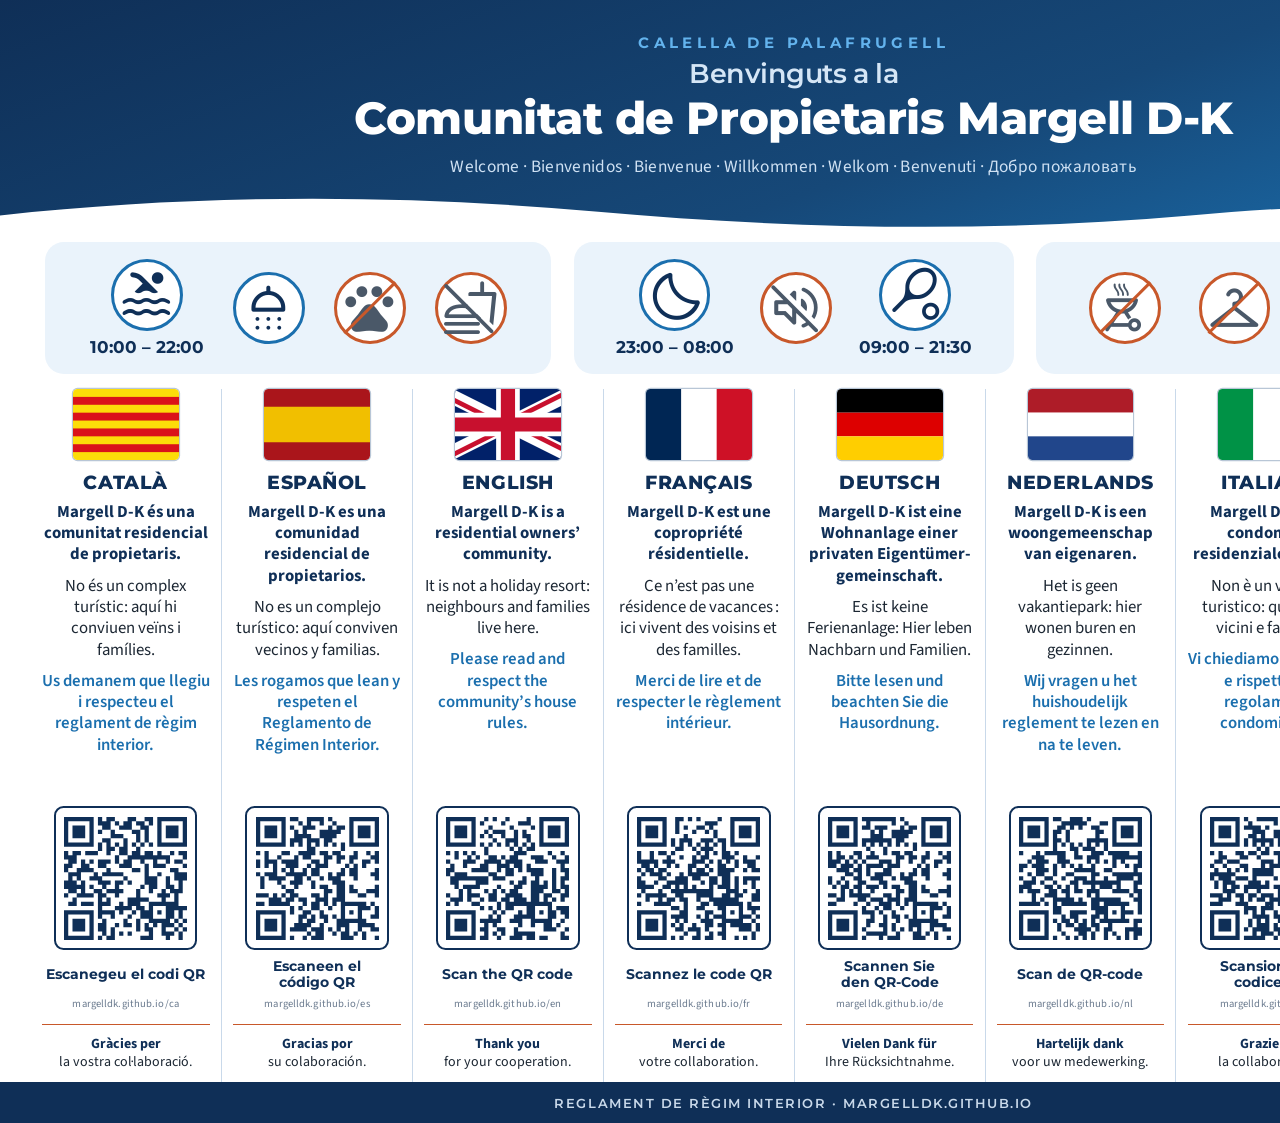
<file: eines/cartell.html>
<!doctype html>
<html lang="ca">
<head>
<meta charset="utf-8">
<title>Cartell Margell D-K · DIN A3</title>
<link rel="stylesheet" href="https://fonts.googleapis.com/css2?family=Montserrat:wght@600;700;800&family=Source+Sans+3:ital,wght@0,400;0,600;0,700;1,400&display=swap">
<link rel="stylesheet" href="https://fonts.googleapis.com/css2?family=Material+Symbols+Rounded:opsz,wght,FILL,GRAD@20..48,500,0..1,0&icon_names=ac_unit,arrow_forward,bedtime,call,chair,checkroom,cleaning_services,delete,download,electric_scooter,emergency,groups,handshake,key,language,local_shipping,location_on,mail,no_food,outdoor_grill,pedal_bike,pets,pool,print,roller_shades,roofing,schedule,shower,smoke_free,solar_power,sports_soccer,sports_tennis,translate,volume_off">
<link rel="stylesheet" href="cartell.css">
</head>
<body>
<div class="full">
  <header>
    <div class="onada" aria-hidden="true"></div>
    <p class="loc">Calella de Palafrugell</p>
    <h1><span class="b">Benvinguts a la</span>Comunitat de Propietaris Margell D-K</h1>
    <p class="wel"><span lang="en">Welcome</span> · <span lang="es">Bienvenidos</span> · <span lang="fr">Bienvenue</span> · <span lang="de">Willkommen</span> · <span lang="nl">Welkom</span> · <span lang="it">Benvenuti</span> · <span lang="ru">Добро пожаловать</span></p>
  </header>
  <section class="pictos">
    <div class="grup">
      <div class="pic"><span class="pi">pool</span><span class="pv">10:00 – 22:00</span></div>
      <div class="pic"><span class="pi">shower</span></div>
      <div class="pic no"><span class="pi">pets</span></div>
      <div class="pic nx"><span class="pi">no_food</span></div>
    </div>
    <div class="grup">
      <div class="pic"><span class="pi">bedtime</span><span class="pv">23:00 – 08:00</span></div>
      <div class="pic nx"><span class="pi">volume_off</span></div>
      <div class="pic"><span class="pi">sports_tennis</span><span class="pv">09:00 – 21:30</span></div>
    </div>
    <div class="grup">
      <div class="pic no"><span class="pi">outdoor_grill</span></div>
      <div class="pic no"><span class="pi">checkroom</span></div>
      <div class="pic no"><span class="pi">electric_scooter</span></div>
      <div class="pic nx"><span class="pi">smoke_free</span></div>
    </div>
  </section>
  <section class="cols">
    <div class="col" lang="ca">
  <img class="band" src="../assets/flags/ca.svg" alt="">
  <h2>Català</h2>
  <div class="txt"><p>Margell D-K és una comunitat residencial de propietaris.</p><p>No és un complex turístic: aquí hi conviuen veïns i famílies.</p><p>Us demanem que llegiu i respecteu el reglament de règim interior.</p></div>
  <div class="qr"><svg version="1.1" viewBox="0 0 29 29" xmlns="http://www.w3.org/2000/svg"><path d="M0,0H1V1H0zM1,0H2V1H1zM2,0H3V1H2zM3,0H4V1H3zM4,0H5V1H4zM5,0H6V1H5zM6,0H7V1H6zM8,0H9V1H8zM10,0H11V1H10zM11,0H12V1H11zM15,0H16V1H15zM16,0H17V1H16zM19,0H20V1H19zM20,0H21V1H20zM22,0H23V1H22zM23,0H24V1H23zM24,0H25V1H24zM25,0H26V1H25zM26,0H27V1H26zM27,0H28V1H27zM28,0H29V1H28zM0,1H1V2H0zM6,1H7V2H6zM8,1H9V2H8zM9,1H10V2H9zM10,1H11V2H10zM12,1H13V2H12zM14,1H15V2H14zM15,1H16V2H15zM17,1H18V2H17zM18,1H19V2H18zM20,1H21V2H20zM22,1H23V2H22zM28,1H29V2H28zM0,2H1V3H0zM2,2H3V3H2zM3,2H4V3H3zM4,2H5V3H4zM6,2H7V3H6zM9,2H10V3H9zM10,2H11V3H10zM13,2H14V3H13zM14,2H15V3H14zM15,2H16V3H15zM18,2H19V3H18zM19,2H20V3H19zM22,2H23V3H22zM24,2H25V3H24zM25,2H26V3H25zM26,2H27V3H26zM28,2H29V3H28zM0,3H1V4H0zM2,3H3V4H2zM3,3H4V4H3zM4,3H5V4H4zM6,3H7V4H6zM8,3H9V4H8zM11,3H12V4H11zM16,3H17V4H16zM17,3H18V4H17zM19,3H20V4H19zM22,3H23V4H22zM24,3H25V4H24zM25,3H26V4H25zM26,3H27V4H26zM28,3H29V4H28zM0,4H1V5H0zM2,4H3V5H2zM3,4H4V5H3zM4,4H5V5H4zM6,4H7V5H6zM11,4H12V5H11zM12,4H13V5H12zM13,4H14V5H13zM17,4H18V5H17zM19,4H20V5H19zM22,4H23V5H22zM24,4H25V5H24zM25,4H26V5H25zM26,4H27V5H26zM28,4H29V5H28zM0,5H1V6H0zM6,5H7V6H6zM9,5H10V6H9zM10,5H11V6H10zM14,5H15V6H14zM17,5H18V6H17zM19,5H20V6H19zM22,5H23V6H22zM28,5H29V6H28zM0,6H1V7H0zM1,6H2V7H1zM2,6H3V7H2zM3,6H4V7H3zM4,6H5V7H4zM5,6H6V7H5zM6,6H7V7H6zM8,6H9V7H8zM10,6H11V7H10zM12,6H13V7H12zM14,6H15V7H14zM16,6H17V7H16zM18,6H19V7H18zM20,6H21V7H20zM22,6H23V7H22zM23,6H24V7H23zM24,6H25V7H24zM25,6H26V7H25zM26,6H27V7H26zM27,6H28V7H27zM28,6H29V7H28zM8,7H9V8H8zM10,7H11V8H10zM11,7H12V8H11zM13,7H14V8H13zM14,7H15V8H14zM17,7H18V8H17zM0,8H1V9H0zM2,8H3V9H2zM3,8H4V9H3zM5,8H6V9H5zM6,8H7V9H6zM7,8H8V9H7zM10,8H11V9H10zM13,8H14V9H13zM14,8H15V9H14zM16,8H17V9H16zM17,8H18V9H17zM19,8H20V9H19zM20,8H21V9H20zM22,8H23V9H22zM25,8H26V9H25zM27,8H28V9H27zM28,8H29V9H28zM0,9H1V10H0zM1,9H2V10H1zM2,9H3V10H2zM12,9H13V10H12zM15,9H16V10H15zM16,9H17V10H16zM17,9H18V10H17zM18,9H19V10H18zM19,9H20V10H19zM20,9H21V10H20zM21,9H22V10H21zM22,9H23V10H22zM23,9H24V10H23zM24,9H25V10H24zM28,9H29V10H28zM1,10H2V11H1zM2,10H3V11H2zM4,10H5V11H4zM6,10H7V11H6zM8,10H9V11H8zM9,10H10V11H9zM10,10H11V11H10zM12,10H13V11H12zM14,10H15V11H14zM15,10H16V11H15zM18,10H19V11H18zM21,10H22V11H21zM24,10H25V11H24zM26,10H27V11H26zM27,10H28V11H27zM0,11H1V12H0zM1,11H2V12H1zM4,11H5V12H4zM5,11H6V12H5zM8,11H9V12H8zM9,11H10V12H9zM13,11H14V12H13zM14,11H15V12H14zM15,11H16V12H15zM19,11H20V12H19zM21,11H22V12H21zM22,11H23V12H22zM23,11H24V12H23zM28,11H29V12H28zM0,12H1V13H0zM3,12H4V13H3zM4,12H5V13H4zM5,12H6V13H5zM6,12H7V13H6zM10,12H11V13H10zM16,12H17V13H16zM17,12H18V13H17zM19,12H20V13H19zM25,12H26V13H25zM26,12H27V13H26zM1,13H2V14H1zM2,13H3V14H2zM3,13H4V14H3zM7,13H8V14H7zM9,13H10V14H9zM10,13H11V14H10zM11,13H12V14H11zM12,13H13V14H12zM13,13H14V14H13zM19,13H20V14H19zM22,13H23V14H22zM26,13H27V14H26zM27,13H28V14H27zM28,13H29V14H28zM1,14H2V15H1zM3,14H4V15H3zM6,14H7V15H6zM7,14H8V15H7zM8,14H9V15H8zM14,14H15V15H14zM19,14H20V15H19zM20,14H21V15H20zM21,14H22V15H21zM24,14H25V15H24zM26,14H27V15H26zM27,14H28V15H27zM28,14H29V15H28zM0,15H1V16H0zM1,15H2V16H1zM2,15H3V16H2zM4,15H5V16H4zM8,15H9V16H8zM9,15H10V16H9zM10,15H11V16H10zM12,15H13V16H12zM13,15H14V16H13zM15,15H16V16H15zM19,15H20V16H19zM20,15H21V16H20zM21,15H22V16H21zM24,15H25V16H24zM27,15H28V16H27zM0,16H1V17H0zM1,16H2V17H1zM2,16H3V17H2zM3,16H4V17H3zM4,16H5V17H4zM6,16H7V17H6zM9,16H10V17H9zM12,16H13V17H12zM18,16H19V17H18zM20,16H21V17H20zM21,16H22V17H21zM24,16H25V17H24zM25,16H26V17H25zM27,16H28V17H27zM1,17H2V18H1zM2,17H3V18H2zM4,17H5V18H4zM7,17H8V18H7zM8,17H9V18H8zM10,17H11V18H10zM11,17H12V18H11zM12,17H13V18H12zM13,17H14V18H13zM17,17H18V18H17zM20,17H21V18H20zM23,17H24V18H23zM25,17H26V18H25zM26,17H27V18H26zM27,17H28V18H27zM0,18H1V19H0zM3,18H4V19H3zM4,18H5V19H4zM5,18H6V19H5zM6,18H7V19H6zM8,18H9V19H8zM9,18H10V19H9zM12,18H13V19H12zM17,18H18V19H17zM22,18H23V19H22zM23,18H24V19H23zM24,18H25V19H24zM26,18H27V19H26zM2,19H3V20H2zM8,19H9V20H8zM10,19H11V20H10zM15,19H16V20H15zM16,19H17V20H16zM17,19H18V20H17zM18,19H19V20H18zM19,19H20V20H19zM23,19H24V20H23zM26,19H27V20H26zM1,20H2V21H1zM2,20H3V21H2zM4,20H5V21H4zM5,20H6V21H5zM6,20H7V21H6zM8,20H9V21H8zM9,20H10V21H9zM10,20H11V21H10zM13,20H14V21H13zM15,20H16V21H15zM16,20H17V21H16zM17,20H18V21H17zM20,20H21V21H20zM21,20H22V21H21zM22,20H23V21H22zM23,20H24V21H23zM24,20H25V21H24zM25,20H26V21H25zM26,20H27V21H26zM8,21H9V22H8zM12,21H13V22H12zM13,21H14V22H13zM14,21H15V22H14zM15,21H16V22H15zM17,21H18V22H17zM18,21H19V22H18zM20,21H21V22H20zM24,21H25V22H24zM25,21H26V22H25zM26,21H27V22H26zM27,21H28V22H27zM28,21H29V22H28zM0,22H1V23H0zM1,22H2V23H1zM2,22H3V23H2zM3,22H4V23H3zM4,22H5V23H4zM5,22H6V23H5zM6,22H7V23H6zM8,22H9V23H8zM9,22H10V23H9zM10,22H11V23H10zM11,22H12V23H11zM13,22H14V23H13zM16,22H17V23H16zM18,22H19V23H18zM19,22H20V23H19zM20,22H21V23H20zM22,22H23V23H22zM24,22H25V23H24zM25,22H26V23H25zM27,22H28V23H27zM0,23H1V24H0zM6,23H7V24H6zM8,23H9V24H8zM11,23H12V24H11zM15,23H16V24H15zM18,23H19V24H18zM19,23H20V24H19zM20,23H21V24H20zM24,23H25V24H24zM25,23H26V24H25zM27,23H28V24H27zM0,24H1V25H0zM2,24H3V25H2zM3,24H4V25H3zM4,24H5V25H4zM6,24H7V25H6zM9,24H10V25H9zM14,24H15V25H14zM17,24H18V25H17zM20,24H21V25H20zM21,24H22V25H21zM22,24H23V25H22zM23,24H24V25H23zM24,24H25V25H24zM26,24H27V25H26zM28,24H29V25H28zM0,25H1V26H0zM2,25H3V26H2zM3,25H4V26H3zM4,25H5V26H4zM6,25H7V26H6zM8,25H9V26H8zM9,25H10V26H9zM12,25H13V26H12zM14,25H15V26H14zM15,25H16V26H15zM17,25H18V26H17zM19,25H20V26H19zM21,25H22V26H21zM23,25H24V26H23zM24,25H25V26H24zM25,25H26V26H25zM27,25H28V26H27zM0,26H1V27H0zM2,26H3V27H2zM3,26H4V27H3zM4,26H5V27H4zM6,26H7V27H6zM8,26H9V27H8zM9,26H10V27H9zM11,26H12V27H11zM17,26H18V27H17zM19,26H20V27H19zM20,26H21V27H20zM23,26H24V27H23zM26,26H27V27H26zM28,26H29V27H28zM0,27H1V28H0zM6,27H7V28H6zM9,27H10V28H9zM11,27H12V28H11zM13,27H14V28H13zM15,27H16V28H15zM20,27H21V28H20zM23,27H24V28H23zM24,27H25V28H24zM25,27H26V28H25zM27,27H28V28H27zM0,28H1V29H0zM1,28H2V29H1zM2,28H3V29H2zM3,28H4V29H3zM4,28H5V29H4zM5,28H6V29H5zM6,28H7V29H6zM8,28H9V29H8zM10,28H11V29H10zM11,28H12V29H11zM18,28H19V29H18zM19,28H20V29H19zM20,28H21V29H20zM24,28H25V29H24zM27,28H28V29H27z" id="qr-path" fill="#0f2f57" fill-opacity="1" fill-rule="nonzero" stroke="none"/></svg></div>
  <p class="esc"><span>Escanegeu el codi QR</span></p>
  <p class="url">margelldk.github.io/ca</p>
  <p class="gr"><strong>Gràcies per</strong><br>la vostra col·laboració.</p>
</div><div class="col" lang="es">
  <img class="band" src="../assets/flags/es.svg" alt="">
  <h2>Español</h2>
  <div class="txt"><p>Margell D-K es una comunidad residencial de propietarios.</p><p>No es un complejo turístico: aquí conviven vecinos y familias.</p><p>Les rogamos que lean y respeten el Reglamento de Régimen Interior.</p></div>
  <div class="qr"><svg version="1.1" viewBox="0 0 29 29" xmlns="http://www.w3.org/2000/svg"><path d="M0,0H1V1H0zM1,0H2V1H1zM2,0H3V1H2zM3,0H4V1H3zM4,0H5V1H4zM5,0H6V1H5zM6,0H7V1H6zM8,0H9V1H8zM9,0H10V1H9zM12,0H13V1H12zM13,0H14V1H13zM14,0H15V1H14zM15,0H16V1H15zM17,0H18V1H17zM22,0H23V1H22zM23,0H24V1H23zM24,0H25V1H24zM25,0H26V1H25zM26,0H27V1H26zM27,0H28V1H27zM28,0H29V1H28zM0,1H1V2H0zM6,1H7V2H6zM10,1H11V2H10zM12,1H13V2H12zM15,1H16V2H15zM18,1H19V2H18zM22,1H23V2H22zM28,1H29V2H28zM0,2H1V3H0zM2,2H3V3H2zM3,2H4V3H3zM4,2H5V3H4zM6,2H7V3H6zM8,2H9V3H8zM11,2H12V3H11zM12,2H13V3H12zM13,2H14V3H13zM17,2H18V3H17zM19,2H20V3H19zM20,2H21V3H20zM22,2H23V3H22zM24,2H25V3H24zM25,2H26V3H25zM26,2H27V3H26zM28,2H29V3H28zM0,3H1V4H0zM2,3H3V4H2zM3,3H4V4H3zM4,3H5V4H4zM6,3H7V4H6zM9,3H10V4H9zM11,3H12V4H11zM15,3H16V4H15zM16,3H17V4H16zM17,3H18V4H17zM18,3H19V4H18zM19,3H20V4H19zM22,3H23V4H22zM24,3H25V4H24zM25,3H26V4H25zM26,3H27V4H26zM28,3H29V4H28zM0,4H1V5H0zM2,4H3V5H2zM3,4H4V5H3zM4,4H5V5H4zM6,4H7V5H6zM9,4H10V5H9zM10,4H11V5H10zM11,4H12V5H11zM12,4H13V5H12zM15,4H16V5H15zM16,4H17V5H16zM17,4H18V5H17zM18,4H19V5H18zM22,4H23V5H22zM24,4H25V5H24zM25,4H26V5H25zM26,4H27V5H26zM28,4H29V5H28zM0,5H1V6H0zM6,5H7V6H6zM8,5H9V6H8zM9,5H10V6H9zM10,5H11V6H10zM12,5H13V6H12zM13,5H14V6H13zM14,5H15V6H14zM16,5H17V6H16zM17,5H18V6H17zM22,5H23V6H22zM28,5H29V6H28zM0,6H1V7H0zM1,6H2V7H1zM2,6H3V7H2zM3,6H4V7H3zM4,6H5V7H4zM5,6H6V7H5zM6,6H7V7H6zM8,6H9V7H8zM10,6H11V7H10zM12,6H13V7H12zM14,6H15V7H14zM16,6H17V7H16zM18,6H19V7H18zM20,6H21V7H20zM22,6H23V7H22zM23,6H24V7H23zM24,6H25V7H24zM25,6H26V7H25zM26,6H27V7H26zM27,6H28V7H27zM28,6H29V7H28zM12,7H13V8H12zM13,7H14V8H13zM20,7H21V8H20zM0,8H1V9H0zM2,8H3V9H2zM6,8H7V9H6zM7,8H8V9H7zM10,8H11V9H10zM11,8H12V9H11zM12,8H13V9H12zM13,8H14V9H13zM15,8H16V9H15zM16,8H17V9H16zM18,8H19V9H18zM19,8H20V9H19zM23,8H24V9H23zM26,8H27V9H26zM28,8H29V9H28zM2,9H3V10H2zM5,9H6V10H5zM9,9H10V10H9zM11,9H12V10H11zM12,9H13V10H12zM16,9H17V10H16zM17,9H18V10H17zM19,9H20V10H19zM20,9H21V10H20zM22,9H23V10H22zM23,9H24V10H23zM27,9H28V10H27zM28,9H29V10H28zM0,10H1V11H0zM2,10H3V11H2zM3,10H4V11H3zM4,10H5V11H4zM6,10H7V11H6zM7,10H8V11H7zM8,10H9V11H8zM9,10H10V11H9zM13,10H14V11H13zM14,10H15V11H14zM16,10H17V11H16zM19,10H20V11H19zM22,10H23V11H22zM25,10H26V11H25zM26,10H27V11H26zM28,10H29V11H28zM0,11H1V12H0zM2,11H3V12H2zM4,11H5V12H4zM7,11H8V12H7zM8,11H9V12H8zM9,11H10V12H9zM12,11H13V12H12zM14,11H15V12H14zM15,11H16V12H15zM16,11H17V12H16zM21,11H22V12H21zM23,11H24V12H23zM25,11H26V12H25zM4,12H5V13H4zM6,12H7V13H6zM8,12H9V13H8zM11,12H12V13H11zM13,12H14V13H13zM14,12H15V13H14zM20,12H21V13H20zM22,12H23V13H22zM23,12H24V13H23zM28,12H29V13H28zM0,13H1V14H0zM2,13H3V14H2zM3,13H4V14H3zM4,13H5V14H4zM7,13H8V14H7zM8,13H9V14H8zM9,13H10V14H9zM10,13H11V14H10zM11,13H12V14H11zM13,13H14V14H13zM14,13H15V14H14zM17,13H18V14H17zM19,13H20V14H19zM20,13H21V14H20zM22,13H23V14H22zM23,13H24V14H23zM27,13H28V14H27zM28,13H29V14H28zM1,14H2V15H1zM3,14H4V15H3zM4,14H5V15H4zM5,14H6V15H5zM6,14H7V15H6zM9,14H10V15H9zM10,14H11V15H10zM12,14H13V15H12zM15,14H16V15H15zM17,14H18V15H17zM18,14H19V15H18zM19,14H20V15H19zM23,14H24V15H23zM28,14H29V15H28zM1,15H2V16H1zM5,15H6V16H5zM8,15H9V16H8zM9,15H10V16H9zM10,15H11V16H10zM13,15H14V16H13zM18,15H19V16H18zM19,15H20V16H19zM20,15H21V16H20zM1,16H2V17H1zM6,16H7V17H6zM9,16H10V17H9zM13,16H14V17H13zM15,16H16V17H15zM16,16H17V17H16zM19,16H20V17H19zM20,16H21V17H20zM22,16H23V17H22zM28,16H29V17H28zM7,17H8V18H7zM8,17H9V18H8zM16,17H17V18H16zM17,17H18V18H17zM19,17H20V18H19zM20,17H21V18H20zM22,17H23V18H22zM23,17H24V18H23zM26,17H27V18H26zM27,17H28V18H27zM28,17H29V18H28zM0,18H1V19H0zM1,18H2V19H1zM2,18H3V19H2zM4,18H5V19H4zM6,18H7V19H6zM8,18H9V19H8zM9,18H10V19H9zM13,18H14V19H13zM14,18H15V19H14zM16,18H17V19H16zM19,18H20V19H19zM20,18H21V19H20zM24,18H25V19H24zM25,18H26V19H25zM28,18H29V19H28zM3,19H4V20H3zM4,19H5V20H4zM5,19H6V20H5zM7,19H8V20H7zM8,19H9V20H8zM10,19H11V20H10zM11,19H12V20H11zM14,19H15V20H14zM15,19H16V20H15zM16,19H17V20H16zM18,19H19V20H18zM19,19H20V20H19zM20,19H21V20H20zM0,20H1V21H0zM1,20H2V21H1zM3,20H4V21H3zM4,20H5V21H4zM5,20H6V21H5zM6,20H7V21H6zM7,20H8V21H7zM11,20H12V21H11zM13,20H14V21H13zM14,20H15V21H14zM16,20H17V21H16zM18,20H19V21H18zM20,20H21V21H20zM21,20H22V21H21zM22,20H23V21H22zM23,20H24V21H23zM24,20H25V21H24zM25,20H26V21H25zM27,20H28V21H27zM8,21H9V22H8zM10,21H11V22H10zM13,21H14V22H13zM14,21H15V22H14zM17,21H18V22H17zM20,21H21V22H20zM24,21H25V22H24zM25,21H26V22H25zM26,21H27V22H26zM28,21H29V22H28zM0,22H1V23H0zM1,22H2V23H1zM2,22H3V23H2zM3,22H4V23H3zM4,22H5V23H4zM5,22H6V23H5zM6,22H7V23H6zM8,22H9V23H8zM11,22H12V23H11zM12,22H13V23H12zM15,22H16V23H15zM20,22H21V23H20zM22,22H23V23H22zM24,22H25V23H24zM28,22H29V23H28zM0,23H1V24H0zM6,23H7V24H6zM10,23H11V24H10zM11,23H12V24H11zM13,23H14V24H13zM15,23H16V24H15zM16,23H17V24H16zM18,23H19V24H18zM20,23H21V24H20zM24,23H25V24H24zM27,23H28V24H27zM28,23H29V24H28zM0,24H1V25H0zM2,24H3V25H2zM3,24H4V25H3zM4,24H5V25H4zM6,24H7V25H6zM10,24H11V25H10zM12,24H13V25H12zM13,24H14V25H13zM16,24H17V25H16zM19,24H20V25H19zM20,24H21V25H20zM21,24H22V25H21zM22,24H23V25H22zM23,24H24V25H23zM24,24H25V25H24zM25,24H26V25H25zM0,25H1V26H0zM2,25H3V26H2zM3,25H4V26H3zM4,25H5V26H4zM6,25H7V26H6zM9,25H10V26H9zM10,25H11V26H10zM11,25H12V26H11zM12,25H13V26H12zM15,25H16V26H15zM19,25H20V26H19zM20,25H21V26H20zM21,25H22V26H21zM24,25H25V26H24zM25,25H26V26H25zM26,25H27V26H26zM27,25H28V26H27zM0,26H1V27H0zM2,26H3V27H2zM3,26H4V27H3zM4,26H5V27H4zM6,26H7V27H6zM8,26H9V27H8zM9,26H10V27H9zM10,26H11V27H10zM11,26H12V27H11zM13,26H14V27H13zM14,26H15V27H14zM15,26H16V27H15zM17,26H18V27H17zM19,26H20V27H19zM21,26H22V27H21zM24,26H25V27H24zM27,26H28V27H27zM28,26H29V27H28zM0,27H1V28H0zM6,27H7V28H6zM12,27H13V28H12zM14,27H15V28H14zM15,27H16V28H15zM18,27H19V28H18zM20,27H21V28H20zM21,27H22V28H21zM23,27H24V28H23zM25,27H26V28H25zM0,28H1V29H0zM1,28H2V29H1zM2,28H3V29H2zM3,28H4V29H3zM4,28H5V29H4zM5,28H6V29H5zM6,28H7V29H6zM8,28H9V29H8zM11,28H12V29H11zM13,28H14V29H13zM14,28H15V29H14zM15,28H16V29H15zM20,28H21V29H20zM21,28H22V29H21zM22,28H23V29H22zM25,28H26V29H25zM28,28H29V29H28z" id="qr-path" fill="#0f2f57" fill-opacity="1" fill-rule="nonzero" stroke="none"/></svg></div>
  <p class="esc"><span>Escaneen el código QR</span></p>
  <p class="url">margelldk.github.io/es</p>
  <p class="gr"><strong>Gracias por</strong><br>su colaboración.</p>
</div><div class="col" lang="en">
  <img class="band" src="../assets/flags/en.svg" alt="">
  <h2>English</h2>
  <div class="txt"><p>Margell D-K is a residential owners’ community.</p><p>It is not a holiday resort: neighbours and families live here.</p><p>Please read and respect the community’s house rules.</p></div>
  <div class="qr"><svg version="1.1" viewBox="0 0 29 29" xmlns="http://www.w3.org/2000/svg"><path d="M0,0H1V1H0zM1,0H2V1H1zM2,0H3V1H2zM3,0H4V1H3zM4,0H5V1H4zM5,0H6V1H5zM6,0H7V1H6zM9,0H10V1H9zM11,0H12V1H11zM14,0H15V1H14zM19,0H20V1H19zM22,0H23V1H22zM23,0H24V1H23zM24,0H25V1H24zM25,0H26V1H25zM26,0H27V1H26zM27,0H28V1H27zM28,0H29V1H28zM0,1H1V2H0zM6,1H7V2H6zM8,1H9V2H8zM13,1H14V2H13zM17,1H18V2H17zM18,1H19V2H18zM19,1H20V2H19zM22,1H23V2H22zM28,1H29V2H28zM0,2H1V3H0zM2,2H3V3H2zM3,2H4V3H3zM4,2H5V3H4zM6,2H7V3H6zM10,2H11V3H10zM15,2H16V3H15zM20,2H21V3H20zM22,2H23V3H22zM24,2H25V3H24zM25,2H26V3H25zM26,2H27V3H26zM28,2H29V3H28zM0,3H1V4H0zM2,3H3V4H2zM3,3H4V4H3zM4,3H5V4H4zM6,3H7V4H6zM9,3H10V4H9zM11,3H12V4H11zM12,3H13V4H12zM13,3H14V4H13zM16,3H17V4H16zM18,3H19V4H18zM22,3H23V4H22zM24,3H25V4H24zM25,3H26V4H25zM26,3H27V4H26zM28,3H29V4H28zM0,4H1V5H0zM2,4H3V5H2zM3,4H4V5H3zM4,4H5V5H4zM6,4H7V5H6zM8,4H9V5H8zM10,4H11V5H10zM13,4H14V5H13zM16,4H17V5H16zM18,4H19V5H18zM19,4H20V5H19zM22,4H23V5H22zM24,4H25V5H24zM25,4H26V5H25zM26,4H27V5H26zM28,4H29V5H28zM0,5H1V6H0zM6,5H7V6H6zM11,5H12V6H11zM14,5H15V6H14zM15,5H16V6H15zM16,5H17V6H16zM19,5H20V6H19zM22,5H23V6H22zM28,5H29V6H28zM0,6H1V7H0zM1,6H2V7H1zM2,6H3V7H2zM3,6H4V7H3zM4,6H5V7H4zM5,6H6V7H5zM6,6H7V7H6zM8,6H9V7H8zM10,6H11V7H10zM12,6H13V7H12zM14,6H15V7H14zM16,6H17V7H16zM18,6H19V7H18zM20,6H21V7H20zM22,6H23V7H22zM23,6H24V7H23zM24,6H25V7H24zM25,6H26V7H25zM26,6H27V7H26zM27,6H28V7H27zM28,6H29V7H28zM9,7H10V8H9zM15,7H16V8H15zM17,7H18V8H17zM19,7H20V8H19zM20,7H21V8H20zM0,8H1V9H0zM2,8H3V9H2zM4,8H5V9H4zM6,8H7V9H6zM9,8H10V9H9zM16,8H17V9H16zM17,8H18V9H17zM18,8H19V9H18zM24,8H25V9H24zM27,8H28V9H27zM2,9H3V10H2zM5,9H6V10H5zM7,9H8V10H7zM10,9H11V10H10zM11,9H12V10H11zM13,9H14V10H13zM15,9H16V10H15zM16,9H17V10H16zM20,9H21V10H20zM21,9H22V10H21zM22,9H23V10H22zM25,9H26V10H25zM28,9H29V10H28zM0,10H1V11H0zM4,10H5V11H4zM5,10H6V11H5zM6,10H7V11H6zM9,10H10V11H9zM10,10H11V11H10zM11,10H12V11H11zM12,10H13V11H12zM14,10H15V11H14zM15,10H16V11H15zM16,10H17V11H16zM17,10H18V11H17zM21,10H22V11H21zM22,10H23V11H22zM23,10H24V11H23zM26,10H27V11H26zM27,10H28V11H27zM28,10H29V11H28zM1,11H2V12H1zM4,11H5V12H4zM8,11H9V12H8zM9,11H10V12H9zM12,11H13V12H12zM13,11H14V12H13zM14,11H15V12H14zM16,11H17V12H16zM17,11H18V12H17zM19,11H20V12H19zM27,11H28V12H27zM0,12H1V13H0zM1,12H2V13H1zM6,12H7V13H6zM7,12H8V13H7zM8,12H9V13H8zM9,12H10V13H9zM12,12H13V13H12zM14,12H15V13H14zM15,12H16V13H15zM17,12H18V13H17zM19,12H20V13H19zM20,12H21V13H20zM21,12H22V13H21zM22,12H23V13H22zM25,12H26V13H25zM27,12H28V13H27zM28,12H29V13H28zM0,13H1V14H0zM2,13H3V14H2zM3,13H4V14H3zM4,13H5V14H4zM10,13H11V14H10zM11,13H12V14H11zM14,13H15V14H14zM15,13H16V14H15zM20,13H21V14H20zM21,13H22V14H21zM22,13H23V14H22zM25,13H26V14H25zM28,13H29V14H28zM1,14H2V15H1zM2,14H3V15H2zM3,14H4V15H3zM4,14H5V15H4zM5,14H6V15H5zM6,14H7V15H6zM7,14H8V15H7zM8,14H9V15H8zM9,14H10V15H9zM11,14H12V15H11zM12,14H13V15H12zM13,14H14V15H13zM18,14H19V15H18zM21,14H22V15H21zM25,14H26V15H25zM27,14H28V15H27zM28,14H29V15H28zM1,15H2V16H1zM2,15H3V16H2zM7,15H8V16H7zM8,15H9V16H8zM9,15H10V16H9zM15,15H16V16H15zM17,15H18V16H17zM18,15H19V16H18zM20,15H21V16H20zM21,15H22V16H21zM23,15H24V16H23zM25,15H26V16H25zM27,15H28V16H27zM2,16H3V17H2zM4,16H5V17H4zM5,16H6V17H5zM6,16H7V17H6zM7,16H8V17H7zM12,16H13V17H12zM16,16H17V17H16zM17,16H18V17H17zM20,16H21V17H20zM21,16H22V17H21zM22,16H23V17H22zM23,16H24V17H23zM25,16H26V17H25zM27,16H28V17H27zM28,16H29V17H28zM3,17H4V18H3zM5,17H6V18H5zM9,17H10V18H9zM11,17H12V18H11zM13,17H14V18H13zM15,17H16V18H15zM16,17H17V18H16zM20,17H21V18H20zM21,17H22V18H21zM22,17H23V18H22zM25,17H26V18H25zM26,17H27V18H26zM28,17H29V18H28zM0,18H1V19H0zM3,18H4V19H3zM5,18H6V19H5zM6,18H7V19H6zM7,18H8V19H7zM10,18H11V19H10zM11,18H12V19H11zM14,18H15V19H14zM15,18H16V19H15zM16,18H17V19H16zM17,18H18V19H17zM20,18H21V19H20zM21,18H22V19H21zM23,18H24V19H23zM24,18H25V19H24zM27,18H28V19H27zM28,18H29V19H28zM1,19H2V20H1zM2,19H3V20H2zM3,19H4V20H3zM5,19H6V20H5zM8,19H9V20H8zM10,19H11V20H10zM11,19H12V20H11zM13,19H14V20H13zM14,19H15V20H14zM16,19H17V20H16zM17,19H18V20H17zM18,19H19V20H18zM20,19H21V20H20zM21,19H22V20H21zM23,19H24V20H23zM25,19H26V20H25zM27,19H28V20H27zM0,20H1V21H0zM2,20H3V21H2zM6,20H7V21H6zM7,20H8V21H7zM12,20H13V21H12zM14,20H15V21H14zM15,20H16V21H15zM16,20H17V21H16zM17,20H18V21H17zM18,20H19V21H18zM19,20H20V21H19zM20,20H21V21H20zM21,20H22V21H21zM22,20H23V21H22zM23,20H24V21H23zM24,20H25V21H24zM8,21H9V22H8zM10,21H11V22H10zM12,21H13V22H12zM14,21H15V22H14zM15,21H16V22H15zM19,21H20V22H19zM20,21H21V22H20zM24,21H25V22H24zM26,21H27V22H26zM27,21H28V22H27zM28,21H29V22H28zM0,22H1V23H0zM1,22H2V23H1zM2,22H3V23H2zM3,22H4V23H3zM4,22H5V23H4zM5,22H6V23H5zM6,22H7V23H6zM11,22H12V23H11zM13,22H14V23H13zM17,22H18V23H17zM19,22H20V23H19zM20,22H21V23H20zM22,22H23V23H22zM24,22H25V23H24zM25,22H26V23H25zM27,22H28V23H27zM28,22H29V23H28zM0,23H1V24H0zM6,23H7V24H6zM10,23H11V24H10zM12,23H13V24H12zM16,23H17V24H16zM17,23H18V24H17zM18,23H19V24H18zM19,23H20V24H19zM20,23H21V24H20zM24,23H25V24H24zM25,23H26V24H25zM28,23H29V24H28zM0,24H1V25H0zM2,24H3V25H2zM3,24H4V25H3zM4,24H5V25H4zM6,24H7V25H6zM8,24H9V25H8zM9,24H10V25H9zM10,24H11V25H10zM11,24H12V25H11zM12,24H13V25H12zM15,24H16V25H15zM16,24H17V25H16zM17,24H18V25H17zM20,24H21V25H20zM21,24H22V25H21zM22,24H23V25H22zM23,24H24V25H23zM24,24H25V25H24zM27,24H28V25H27zM0,25H1V26H0zM2,25H3V26H2zM3,25H4V26H3zM4,25H5V26H4zM6,25H7V26H6zM9,25H10V26H9zM11,25H12V26H11zM17,25H18V26H17zM20,25H21V26H20zM23,25H24V26H23zM24,25H25V26H24zM26,25H27V26H26zM0,26H1V27H0zM2,26H3V27H2zM3,26H4V27H3zM4,26H5V27H4zM6,26H7V27H6zM8,26H9V27H8zM9,26H10V27H9zM12,26H13V27H12zM13,26H14V27H13zM16,26H17V27H16zM23,26H24V27H23zM24,26H25V27H24zM25,26H26V27H25zM28,26H29V27H28zM0,27H1V28H0zM6,27H7V28H6zM9,27H10V28H9zM11,27H12V28H11zM13,27H14V28H13zM16,27H17V28H16zM17,27H18V28H17zM18,27H19V28H18zM19,27H20V28H19zM20,27H21V28H20zM27,27H28V28H27zM0,28H1V29H0zM1,28H2V29H1zM2,28H3V29H2zM3,28H4V29H3zM4,28H5V29H4zM5,28H6V29H5zM6,28H7V29H6zM8,28H9V29H8zM9,28H10V29H9zM12,28H13V29H12zM15,28H16V29H15zM16,28H17V29H16zM17,28H18V29H17zM19,28H20V29H19zM20,28H21V29H20zM22,28H23V29H22zM23,28H24V29H23zM27,28H28V29H27zM28,28H29V29H28z" id="qr-path" fill="#0f2f57" fill-opacity="1" fill-rule="nonzero" stroke="none"/></svg></div>
  <p class="esc"><span>Scan the QR code</span></p>
  <p class="url">margelldk.github.io/en</p>
  <p class="gr"><strong>Thank you</strong><br>for your cooperation.</p>
</div><div class="col" lang="fr">
  <img class="band" src="../assets/flags/fr.svg" alt="">
  <h2>Français</h2>
  <div class="txt"><p>Margell D-K est une copropriété résidentielle.</p><p>Ce n’est pas une résidence de vacances : ici vivent des voisins et des familles.</p><p>Merci de lire et de respecter le règlement intérieur.</p></div>
  <div class="qr"><svg version="1.1" viewBox="0 0 29 29" xmlns="http://www.w3.org/2000/svg"><path d="M0,0H1V1H0zM1,0H2V1H1zM2,0H3V1H2zM3,0H4V1H3zM4,0H5V1H4zM5,0H6V1H5zM6,0H7V1H6zM9,0H10V1H9zM10,0H11V1H10zM12,0H13V1H12zM14,0H15V1H14zM19,0H20V1H19zM22,0H23V1H22zM23,0H24V1H23zM24,0H25V1H24zM25,0H26V1H25zM26,0H27V1H26zM27,0H28V1H27zM28,0H29V1H28zM0,1H1V2H0zM6,1H7V2H6zM9,1H10V2H9zM16,1H17V2H16zM17,1H18V2H17zM18,1H19V2H18zM22,1H23V2H22zM28,1H29V2H28zM0,2H1V3H0zM2,2H3V3H2zM3,2H4V3H3zM4,2H5V3H4zM6,2H7V3H6zM9,2H10V3H9zM11,2H12V3H11zM14,2H15V3H14zM15,2H16V3H15zM17,2H18V3H17zM22,2H23V3H22zM24,2H25V3H24zM25,2H26V3H25zM26,2H27V3H26zM28,2H29V3H28zM0,3H1V4H0zM2,3H3V4H2zM3,3H4V4H3zM4,3H5V4H4zM6,3H7V4H6zM9,3H10V4H9zM13,3H14V4H13zM16,3H17V4H16zM18,3H19V4H18zM22,3H23V4H22zM24,3H25V4H24zM25,3H26V4H25zM26,3H27V4H26zM28,3H29V4H28zM0,4H1V5H0zM2,4H3V5H2zM3,4H4V5H3zM4,4H5V5H4zM6,4H7V5H6zM11,4H12V5H11zM18,4H19V5H18zM22,4H23V5H22zM24,4H25V5H24zM25,4H26V5H25zM26,4H27V5H26zM28,4H29V5H28zM0,5H1V6H0zM6,5H7V6H6zM8,5H9V6H8zM10,5H11V6H10zM11,5H12V6H11zM12,5H13V6H12zM15,5H16V6H15zM16,5H17V6H16zM17,5H18V6H17zM19,5H20V6H19zM20,5H21V6H20zM22,5H23V6H22zM28,5H29V6H28zM0,6H1V7H0zM1,6H2V7H1zM2,6H3V7H2zM3,6H4V7H3zM4,6H5V7H4zM5,6H6V7H5zM6,6H7V7H6zM8,6H9V7H8zM10,6H11V7H10zM12,6H13V7H12zM14,6H15V7H14zM16,6H17V7H16zM18,6H19V7H18zM20,6H21V7H20zM22,6H23V7H22zM23,6H24V7H23zM24,6H25V7H24zM25,6H26V7H25zM26,6H27V7H26zM27,6H28V7H27zM28,6H29V7H28zM9,7H10V8H9zM10,7H11V8H10zM13,7H14V8H13zM15,7H16V8H15zM16,7H17V8H16zM17,7H18V8H17zM20,7H21V8H20zM0,8H1V9H0zM3,8H4V9H3zM5,8H6V9H5zM6,8H7V9H6zM8,8H9V9H8zM14,8H15V9H14zM16,8H17V9H16zM18,8H19V9H18zM20,8H21V9H20zM21,8H22V9H21zM23,8H24V9H23zM0,9H1V10H0zM3,9H4V10H3zM7,9H8V10H7zM10,9H11V10H10zM13,9H14V10H13zM15,9H16V10H15zM16,9H17V10H16zM20,9H21V10H20zM21,9H22V10H21zM22,9H23V10H22zM25,9H26V10H25zM28,9H29V10H28zM0,10H1V11H0zM1,10H2V11H1zM2,10H3V11H2zM3,10H4V11H3zM4,10H5V11H4zM6,10H7V11H6zM7,10H8V11H7zM8,10H9V11H8zM13,10H14V11H13zM14,10H15V11H14zM15,10H16V11H15zM17,10H18V11H17zM19,10H20V11H19zM21,10H22V11H21zM23,10H24V11H23zM25,10H26V11H25zM26,10H27V11H26zM27,10H28V11H27zM1,11H2V12H1zM2,11H3V12H2zM4,11H5V12H4zM7,11H8V12H7zM9,11H10V12H9zM12,11H13V12H12zM13,11H14V12H13zM16,11H17V12H16zM19,11H20V12H19zM20,11H21V12H20zM23,11H24V12H23zM26,11H27V12H26zM27,11H28V12H27zM0,12H1V13H0zM2,12H3V13H2zM3,12H4V13H3zM5,12H6V13H5zM6,12H7V13H6zM12,12H13V13H12zM14,12H15V13H14zM15,12H16V13H15zM17,12H18V13H17zM19,12H20V13H19zM20,12H21V13H20zM21,12H22V13H21zM22,12H23V13H22zM25,12H26V13H25zM27,12H28V13H27zM28,12H29V13H28zM1,13H2V14H1zM3,13H4V14H3zM4,13H5V14H4zM5,13H6V14H5zM7,13H8V14H7zM10,13H11V14H10zM12,13H13V14H12zM13,13H14V14H13zM14,13H15V14H14zM15,13H16V14H15zM16,13H17V14H16zM19,13H20V14H19zM20,13H21V14H20zM21,13H22V14H21zM0,14H1V15H0zM5,14H6V15H5zM6,14H7V15H6zM9,14H10V15H9zM10,14H11V15H10zM11,14H12V15H11zM13,14H14V15H13zM14,14H15V15H14zM17,14H18V15H17zM18,14H19V15H18zM20,14H21V15H20zM21,14H22V15H21zM23,14H24V15H23zM25,14H26V15H25zM26,14H27V15H26zM27,14H28V15H27zM28,14H29V15H28zM0,15H1V16H0zM1,15H2V16H1zM4,15H5V16H4zM7,15H8V16H7zM8,15H9V16H8zM9,15H10V16H9zM10,15H11V16H10zM11,15H12V16H11zM15,15H16V16H15zM17,15H18V16H17zM18,15H19V16H18zM20,15H21V16H20zM21,15H22V16H21zM23,15H24V16H23zM25,15H26V16H25zM27,15H28V16H27zM0,16H1V17H0zM1,16H2V17H1zM2,16H3V17H2zM3,16H4V17H3zM6,16H7V17H6zM7,16H8V17H7zM9,16H10V17H9zM11,16H12V17H11zM13,16H14V17H13zM17,16H18V17H17zM19,16H20V17H19zM20,16H21V17H20zM21,16H22V17H21zM23,16H24V17H23zM27,16H28V17H27zM1,17H2V18H1zM5,17H6V18H5zM8,17H9V18H8zM9,17H10V18H9zM10,17H11V18H10zM11,17H12V18H11zM12,17H13V18H12zM13,17H14V18H13zM14,17H15V18H14zM15,17H16V18H15zM16,17H17V18H16zM17,17H18V18H17zM21,17H22V18H21zM22,17H23V18H22zM23,17H24V18H23zM25,17H26V18H25zM28,17H29V18H28zM0,18H1V19H0zM2,18H3V19H2zM3,18H4V19H3zM4,18H5V19H4zM5,18H6V19H5zM6,18H7V19H6zM9,18H10V19H9zM10,18H11V19H10zM14,18H15V19H14zM15,18H16V19H15zM16,18H17V19H16zM17,18H18V19H17zM20,18H21V19H20zM21,18H22V19H21zM23,18H24V19H23zM24,18H25V19H24zM27,18H28V19H27zM28,18H29V19H28zM2,19H3V20H2zM5,19H6V20H5zM7,19H8V20H7zM8,19H9V20H8zM10,19H11V20H10zM11,19H12V20H11zM14,19H15V20H14zM17,19H18V20H17zM18,19H19V20H18zM19,19H20V20H19zM20,19H21V20H20zM21,19H22V20H21zM22,19H23V20H22zM23,19H24V20H23zM27,19H28V20H27zM28,19H29V20H28zM0,20H1V21H0zM4,20H5V21H4zM5,20H6V21H5zM6,20H7V21H6zM7,20H8V21H7zM11,20H12V21H11zM15,20H16V21H15zM16,20H17V21H16zM18,20H19V21H18zM19,20H20V21H19zM20,20H21V21H20zM21,20H22V21H21zM22,20H23V21H22zM23,20H24V21H23zM24,20H25V21H24zM26,20H27V21H26zM8,21H9V22H8zM9,21H10V22H9zM11,21H12V22H11zM14,21H15V22H14zM15,21H16V22H15zM19,21H20V22H19zM20,21H21V22H20zM24,21H25V22H24zM26,21H27V22H26zM27,21H28V22H27zM28,21H29V22H28zM0,22H1V23H0zM1,22H2V23H1zM2,22H3V23H2zM3,22H4V23H3zM4,22H5V23H4zM5,22H6V23H5zM6,22H7V23H6zM10,22H11V23H10zM11,22H12V23H11zM16,22H17V23H16zM17,22H18V23H17zM20,22H21V23H20zM22,22H23V23H22zM24,22H25V23H24zM27,22H28V23H27zM0,23H1V24H0zM6,23H7V24H6zM8,23H9V24H8zM9,23H10V24H9zM10,23H11V24H10zM11,23H12V24H11zM14,23H15V24H14zM16,23H17V24H16zM18,23H19V24H18zM19,23H20V24H19zM20,23H21V24H20zM24,23H25V24H24zM25,23H26V24H25zM26,23H27V24H26zM28,23H29V24H28zM0,24H1V25H0zM2,24H3V25H2zM3,24H4V25H3zM4,24H5V25H4zM6,24H7V25H6zM9,24H10V25H9zM11,24H12V25H11zM15,24H16V25H15zM16,24H17V25H16zM17,24H18V25H17zM20,24H21V25H20zM21,24H22V25H21zM22,24H23V25H22zM23,24H24V25H23zM24,24H25V25H24zM27,24H28V25H27zM0,25H1V26H0zM2,25H3V26H2zM3,25H4V26H3zM4,25H5V26H4zM6,25H7V26H6zM8,25H9V26H8zM10,25H11V26H10zM13,25H14V26H13zM16,25H17V26H16zM17,25H18V26H17zM19,25H20V26H19zM20,25H21V26H20zM22,25H23V26H22zM23,25H24V26H23zM24,25H25V26H24zM25,25H26V26H25zM26,25H27V26H26zM28,25H29V26H28zM0,26H1V27H0zM2,26H3V27H2zM3,26H4V27H3zM4,26H5V27H4zM6,26H7V27H6zM9,26H10V27H9zM10,26H11V27H10zM12,26H13V27H12zM13,26H14V27H13zM14,26H15V27H14zM16,26H17V27H16zM20,26H21V27H20zM24,26H25V27H24zM25,26H26V27H25zM26,26H27V27H26zM28,26H29V27H28zM0,27H1V28H0zM6,27H7V28H6zM11,27H12V28H11zM14,27H15V28H14zM17,27H18V28H17zM19,27H20V28H19zM20,27H21V28H20zM27,27H28V28H27zM0,28H1V29H0zM1,28H2V29H1zM2,28H3V29H2zM3,28H4V29H3zM4,28H5V29H4zM5,28H6V29H5zM6,28H7V29H6zM8,28H9V29H8zM10,28H11V29H10zM13,28H14V29H13zM14,28H15V29H14zM16,28H17V29H16zM17,28H18V29H17zM20,28H21V29H20zM23,28H24V29H23zM25,28H26V29H25zM27,28H28V29H27z" id="qr-path" fill="#0f2f57" fill-opacity="1" fill-rule="nonzero" stroke="none"/></svg></div>
  <p class="esc"><span>Scannez le code QR</span></p>
  <p class="url">margelldk.github.io/fr</p>
  <p class="gr"><strong>Merci de</strong><br>votre collaboration.</p>
</div><div class="col" lang="de">
  <img class="band" src="../assets/flags/de.svg" alt="">
  <h2>Deutsch</h2>
  <div class="txt"><p>Margell D-K ist eine Wohnanlage einer privaten Eigentümer­gemeinschaft.</p><p>Es ist keine Ferienanlage: Hier leben Nachbarn und Familien.</p><p>Bitte lesen und beachten Sie die Hausordnung.</p></div>
  <div class="qr"><svg version="1.1" viewBox="0 0 29 29" xmlns="http://www.w3.org/2000/svg"><path d="M0,0H1V1H0zM1,0H2V1H1zM2,0H3V1H2zM3,0H4V1H3zM4,0H5V1H4zM5,0H6V1H5zM6,0H7V1H6zM8,0H9V1H8zM9,0H10V1H9zM10,0H11V1H10zM11,0H12V1H11zM12,0H13V1H12zM13,0H14V1H13zM14,0H15V1H14zM15,0H16V1H15zM17,0H18V1H17zM22,0H23V1H22zM23,0H24V1H23zM24,0H25V1H24zM25,0H26V1H25zM26,0H27V1H26zM27,0H28V1H27zM28,0H29V1H28zM0,1H1V2H0zM6,1H7V2H6zM9,1H10V2H9zM15,1H16V2H15zM18,1H19V2H18zM22,1H23V2H22zM28,1H29V2H28zM0,2H1V3H0zM2,2H3V3H2zM3,2H4V3H3zM4,2H5V3H4zM6,2H7V3H6zM8,2H9V3H8zM9,2H10V3H9zM11,2H12V3H11zM12,2H13V3H12zM13,2H14V3H13zM17,2H18V3H17zM19,2H20V3H19zM20,2H21V3H20zM22,2H23V3H22zM24,2H25V3H24zM25,2H26V3H25zM26,2H27V3H26zM28,2H29V3H28zM0,3H1V4H0zM2,3H3V4H2zM3,3H4V4H3zM4,3H5V4H4zM6,3H7V4H6zM10,3H11V4H10zM12,3H13V4H12zM15,3H16V4H15zM16,3H17V4H16zM17,3H18V4H17zM18,3H19V4H18zM19,3H20V4H19zM22,3H23V4H22zM24,3H25V4H24zM25,3H26V4H25zM26,3H27V4H26zM28,3H29V4H28zM0,4H1V5H0zM2,4H3V5H2zM3,4H4V5H3zM4,4H5V5H4zM6,4H7V5H6zM10,4H11V5H10zM11,4H12V5H11zM12,4H13V5H12zM15,4H16V5H15zM16,4H17V5H16zM17,4H18V5H17zM18,4H19V5H18zM22,4H23V5H22zM24,4H25V5H24zM25,4H26V5H25zM26,4H27V5H26zM28,4H29V5H28zM0,5H1V6H0zM6,5H7V6H6zM8,5H9V6H8zM9,5H10V6H9zM10,5H11V6H10zM11,5H12V6H11zM12,5H13V6H12zM13,5H14V6H13zM14,5H15V6H14zM16,5H17V6H16zM17,5H18V6H17zM22,5H23V6H22zM28,5H29V6H28zM0,6H1V7H0zM1,6H2V7H1zM2,6H3V7H2zM3,6H4V7H3zM4,6H5V7H4zM5,6H6V7H5zM6,6H7V7H6zM8,6H9V7H8zM10,6H11V7H10zM12,6H13V7H12zM14,6H15V7H14zM16,6H17V7H16zM18,6H19V7H18zM20,6H21V7H20zM22,6H23V7H22zM23,6H24V7H23zM24,6H25V7H24zM25,6H26V7H25zM26,6H27V7H26zM27,6H28V7H27zM28,6H29V7H28zM9,7H10V8H9zM13,7H14V8H13zM20,7H21V8H20zM0,8H1V9H0zM2,8H3V9H2zM6,8H7V9H6zM7,8H8V9H7zM10,8H11V9H10zM13,8H14V9H13zM15,8H16V9H15zM16,8H17V9H16zM18,8H19V9H18zM19,8H20V9H19zM23,8H24V9H23zM26,8H27V9H26zM28,8H29V9H28zM0,9H1V10H0zM2,9H3V10H2zM3,9H4V10H3zM5,9H6V10H5zM7,9H8V10H7zM9,9H10V10H9zM10,9H11V10H10zM11,9H12V10H11zM16,9H17V10H16zM17,9H18V10H17zM19,9H20V10H19zM20,9H21V10H20zM22,9H23V10H22zM23,9H24V10H23zM27,9H28V10H27zM28,9H29V10H28zM0,10H1V11H0zM1,10H2V11H1zM2,10H3V11H2zM4,10H5V11H4zM6,10H7V11H6zM8,10H9V11H8zM12,10H13V11H12zM13,10H14V11H13zM14,10H15V11H14zM16,10H17V11H16zM19,10H20V11H19zM22,10H23V11H22zM25,10H26V11H25zM26,10H27V11H26zM28,10H29V11H28zM0,11H1V12H0zM1,11H2V12H1zM3,11H4V12H3zM4,11H5V12H4zM5,11H6V12H5zM7,11H8V12H7zM9,11H10V12H9zM10,11H11V12H10zM11,11H12V12H11zM12,11H13V12H12zM14,11H15V12H14zM15,11H16V12H15zM16,11H17V12H16zM21,11H22V12H21zM23,11H24V12H23zM25,11H26V12H25zM2,12H3V13H2zM3,12H4V13H3zM4,12H5V13H4zM6,12H7V13H6zM7,12H8V13H7zM9,12H10V13H9zM13,12H14V13H13zM14,12H15V13H14zM20,12H21V13H20zM22,12H23V13H22zM23,12H24V13H23zM28,12H29V13H28zM4,13H5V14H4zM5,13H6V14H5zM7,13H8V14H7zM9,13H10V14H9zM11,13H12V14H11zM12,13H13V14H12zM13,13H14V14H13zM14,13H15V14H14zM17,13H18V14H17zM19,13H20V14H19zM20,13H21V14H20zM22,13H23V14H22zM23,13H24V14H23zM27,13H28V14H27zM28,13H29V14H28zM0,14H1V15H0zM3,14H4V15H3zM6,14H7V15H6zM7,14H8V15H7zM10,14H11V15H10zM11,14H12V15H11zM12,14H13V15H12zM15,14H16V15H15zM17,14H18V15H17zM18,14H19V15H18zM19,14H20V15H19zM23,14H24V15H23zM28,14H29V15H28zM0,15H1V16H0zM2,15H3V16H2zM4,15H5V16H4zM7,15H8V16H7zM8,15H9V16H8zM12,15H13V16H12zM13,15H14V16H13zM18,15H19V16H18zM19,15H20V16H19zM20,15H21V16H20zM1,16H2V17H1zM3,16H4V17H3zM4,16H5V17H4zM6,16H7V17H6zM7,16H8V17H7zM9,16H10V17H9zM10,16H11V17H10zM11,16H12V17H11zM13,16H14V17H13zM15,16H16V17H15zM16,16H17V17H16zM19,16H20V17H19zM20,16H21V17H20zM22,16H23V17H22zM28,16H29V17H28zM3,17H4V18H3zM5,17H6V18H5zM7,17H8V18H7zM10,17H11V18H10zM16,17H17V18H16zM17,17H18V18H17zM19,17H20V18H19zM20,17H21V18H20zM22,17H23V18H22zM23,17H24V18H23zM26,17H27V18H26zM27,17H28V18H27zM28,17H29V18H28zM0,18H1V19H0zM1,18H2V19H1zM3,18H4V19H3zM5,18H6V19H5zM6,18H7V19H6zM7,18H8V19H7zM8,18H9V19H8zM9,18H10V19H9zM13,18H14V19H13zM14,18H15V19H14zM16,18H17V19H16zM19,18H20V19H19zM20,18H21V19H20zM24,18H25V19H24zM25,18H26V19H25zM28,18H29V19H28zM2,19H3V20H2zM3,19H4V20H3zM7,19H8V20H7zM8,19H9V20H8zM10,19H11V20H10zM11,19H12V20H11zM12,19H13V20H12zM14,19H15V20H14zM15,19H16V20H15zM16,19H17V20H16zM18,19H19V20H18zM19,19H20V20H19zM20,19H21V20H20zM0,20H1V21H0zM1,20H2V21H1zM6,20H7V21H6zM9,20H10V21H9zM12,20H13V21H12zM13,20H14V21H13zM14,20H15V21H14zM16,20H17V21H16zM18,20H19V21H18zM20,20H21V21H20zM21,20H22V21H21zM22,20H23V21H22zM23,20H24V21H23zM24,20H25V21H24zM25,20H26V21H25zM27,20H28V21H27zM8,21H9V22H8zM11,21H12V22H11zM13,21H14V22H13zM14,21H15V22H14zM17,21H18V22H17zM20,21H21V22H20zM24,21H25V22H24zM25,21H26V22H25zM26,21H27V22H26zM28,21H29V22H28zM0,22H1V23H0zM1,22H2V23H1zM2,22H3V23H2zM3,22H4V23H3zM4,22H5V23H4zM5,22H6V23H5zM6,22H7V23H6zM8,22H9V23H8zM9,22H10V23H9zM10,22H11V23H10zM12,22H13V23H12zM15,22H16V23H15zM20,22H21V23H20zM22,22H23V23H22zM24,22H25V23H24zM28,22H29V23H28zM0,23H1V24H0zM6,23H7V24H6zM10,23H11V24H10zM13,23H14V24H13zM15,23H16V24H15zM16,23H17V24H16zM18,23H19V24H18zM20,23H21V24H20zM24,23H25V24H24zM27,23H28V24H27zM28,23H29V24H28zM0,24H1V25H0zM2,24H3V25H2zM3,24H4V25H3zM4,24H5V25H4zM6,24H7V25H6zM9,24H10V25H9zM10,24H11V25H10zM13,24H14V25H13zM16,24H17V25H16zM19,24H20V25H19zM20,24H21V25H20zM21,24H22V25H21zM22,24H23V25H22zM23,24H24V25H23zM24,24H25V25H24zM25,24H26V25H25zM0,25H1V26H0zM2,25H3V26H2zM3,25H4V26H3zM4,25H5V26H4zM6,25H7V26H6zM9,25H10V26H9zM12,25H13V26H12zM13,25H14V26H13zM15,25H16V26H15zM19,25H20V26H19zM20,25H21V26H20zM21,25H22V26H21zM24,25H25V26H24zM25,25H26V26H25zM26,25H27V26H26zM27,25H28V26H27zM0,26H1V27H0zM2,26H3V27H2zM3,26H4V27H3zM4,26H5V27H4zM6,26H7V27H6zM8,26H9V27H8zM13,26H14V27H13zM15,26H16V27H15zM17,26H18V27H17zM19,26H20V27H19zM21,26H22V27H21zM24,26H25V27H24zM27,26H28V27H27zM28,26H29V27H28zM0,27H1V28H0zM6,27H7V28H6zM9,27H10V28H9zM10,27H11V28H10zM11,27H12V28H11zM12,27H13V28H12zM13,27H14V28H13zM16,27H17V28H16zM20,27H21V28H20zM21,27H22V28H21zM23,27H24V28H23zM25,27H26V28H25zM0,28H1V29H0zM1,28H2V29H1zM2,28H3V29H2zM3,28H4V29H3zM4,28H5V29H4zM5,28H6V29H5zM6,28H7V29H6zM8,28H9V29H8zM12,28H13V29H12zM14,28H15V29H14zM15,28H16V29H15zM16,28H17V29H16zM20,28H21V29H20zM21,28H22V29H21zM22,28H23V29H22zM25,28H26V29H25zM28,28H29V29H28z" id="qr-path" fill="#0f2f57" fill-opacity="1" fill-rule="nonzero" stroke="none"/></svg></div>
  <p class="esc"><span>Scannen Sie den <span class="nw">QR-Code</span></span></p>
  <p class="url">margelldk.github.io/de</p>
  <p class="gr"><strong>Vielen Dank für</strong><br>Ihre Rücksichtnahme.</p>
</div><div class="col" lang="nl">
  <img class="band" src="../assets/flags/nl.svg" alt="">
  <h2>Nederlands</h2>
  <div class="txt"><p>Margell D-K is een woongemeenschap van eigenaren.</p><p>Het is geen vakantiepark: hier wonen buren en gezinnen.</p><p>Wij vragen u het huishoudelijk reglement te lezen en na te leven.</p></div>
  <div class="qr"><svg version="1.1" viewBox="0 0 29 29" xmlns="http://www.w3.org/2000/svg"><path d="M0,0H1V1H0zM1,0H2V1H1zM2,0H3V1H2zM3,0H4V1H3zM4,0H5V1H4zM5,0H6V1H5zM6,0H7V1H6zM8,0H9V1H8zM9,0H10V1H9zM12,0H13V1H12zM13,0H14V1H13zM14,0H15V1H14zM16,0H17V1H16zM22,0H23V1H22zM23,0H24V1H23zM24,0H25V1H24zM25,0H26V1H25zM26,0H27V1H26zM27,0H28V1H27zM28,0H29V1H28zM0,1H1V2H0zM6,1H7V2H6zM10,1H11V2H10zM11,1H12V2H11zM12,1H13V2H12zM13,1H14V2H13zM14,1H15V2H14zM15,1H16V2H15zM19,1H20V2H19zM20,1H21V2H20zM22,1H23V2H22zM28,1H29V2H28zM0,2H1V3H0zM2,2H3V3H2zM3,2H4V3H3zM4,2H5V3H4zM6,2H7V3H6zM9,2H10V3H9zM10,2H11V3H10zM12,2H13V3H12zM14,2H15V3H14zM17,2H18V3H17zM18,2H19V3H18zM22,2H23V3H22zM24,2H25V3H24zM25,2H26V3H25zM26,2H27V3H26zM28,2H29V3H28zM0,3H1V4H0zM2,3H3V4H2zM3,3H4V4H3zM4,3H5V4H4zM6,3H7V4H6zM8,3H9V4H8zM9,3H10V4H9zM11,3H12V4H11zM18,3H19V4H18zM19,3H20V4H19zM22,3H23V4H22zM24,3H25V4H24zM25,3H26V4H25zM26,3H27V4H26zM28,3H29V4H28zM0,4H1V5H0zM2,4H3V5H2zM3,4H4V5H3zM4,4H5V5H4zM6,4H7V5H6zM8,4H9V5H8zM11,4H12V5H11zM18,4H19V5H18zM22,4H23V5H22zM24,4H25V5H24zM25,4H26V5H25zM26,4H27V5H26zM28,4H29V5H28zM0,5H1V6H0zM6,5H7V6H6zM8,5H9V6H8zM9,5H10V6H9zM11,5H12V6H11zM16,5H17V6H16zM17,5H18V6H17zM18,5H19V6H18zM19,5H20V6H19zM20,5H21V6H20zM22,5H23V6H22zM28,5H29V6H28zM0,6H1V7H0zM1,6H2V7H1zM2,6H3V7H2zM3,6H4V7H3zM4,6H5V7H4zM5,6H6V7H5zM6,6H7V7H6zM8,6H9V7H8zM10,6H11V7H10zM12,6H13V7H12zM14,6H15V7H14zM16,6H17V7H16zM18,6H19V7H18zM20,6H21V7H20zM22,6H23V7H22zM23,6H24V7H23zM24,6H25V7H24zM25,6H26V7H25zM26,6H27V7H26zM27,6H28V7H27zM28,6H29V7H28zM8,7H9V8H8zM12,7H13V8H12zM13,7H14V8H13zM15,7H16V8H15zM16,7H17V8H16zM17,7H18V8H17zM20,7H21V8H20zM0,8H1V9H0zM4,8H5V9H4zM6,8H7V9H6zM7,8H8V9H7zM8,8H9V9H8zM9,8H10V9H9zM10,8H11V9H10zM13,8H14V9H13zM17,8H18V9H17zM18,8H19V9H18zM19,8H20V9H19zM21,8H22V9H21zM22,8H23V9H22zM23,8H24V9H23zM24,8H25V9H24zM25,8H26V9H25zM28,8H29V9H28zM3,9H4V10H3zM4,9H5V10H4zM5,9H6V10H5zM9,9H10V10H9zM10,9H11V10H10zM13,9H14V10H13zM14,9H15V10H14zM16,9H17V10H16zM17,9H18V10H17zM18,9H19V10H18zM22,9H23V10H22zM23,9H24V10H23zM24,9H25V10H24zM25,9H26V10H25zM26,9H27V10H26zM27,9H28V10H27zM28,9H29V10H28zM2,10H3V11H2zM4,10H5V11H4zM5,10H6V11H5zM6,10H7V11H6zM9,10H10V11H9zM10,10H11V11H10zM11,10H12V11H11zM16,10H17V11H16zM18,10H19V11H18zM20,10H21V11H20zM22,10H23V11H22zM24,10H25V11H24zM28,10H29V11H28zM0,11H1V12H0zM1,11H2V12H1zM3,11H4V12H3zM4,11H5V12H4zM5,11H6V12H5zM8,11H9V12H8zM10,11H11V12H10zM12,11H13V12H12zM14,11H15V12H14zM17,11H18V12H17zM22,11H23V12H22zM25,11H26V12H25zM27,11H28V12H27zM28,11H29V12H28zM0,12H1V13H0zM4,12H5V13H4zM5,12H6V13H5zM6,12H7V13H6zM8,12H9V13H8zM13,12H14V13H13zM14,12H15V13H14zM15,12H16V13H15zM16,12H17V13H16zM17,12H18V13H17zM20,12H21V13H20zM21,12H22V13H21zM27,12H28V13H27zM2,13H3V14H2zM4,13H5V14H4zM5,13H6V14H5zM8,13H9V14H8zM11,13H12V14H11zM12,13H13V14H12zM17,13H18V14H17zM18,13H19V14H18zM22,13H23V14H22zM23,13H24V14H23zM24,13H25V14H24zM25,13H26V14H25zM26,13H27V14H26zM27,13H28V14H27zM28,13H29V14H28zM0,14H1V15H0zM3,14H4V15H3zM6,14H7V15H6zM7,14H8V15H7zM10,14H11V15H10zM13,14H14V15H13zM14,14H15V15H14zM15,14H16V15H15zM17,14H18V15H17zM20,14H21V15H20zM23,14H24V15H23zM24,14H25V15H24zM25,14H26V15H25zM26,14H27V15H26zM28,14H29V15H28zM1,15H2V16H1zM2,15H3V16H2zM3,15H4V16H3zM5,15H6V16H5zM8,15H9V16H8zM12,15H13V16H12zM13,15H14V16H13zM15,15H16V16H15zM16,15H17V16H16zM17,15H18V16H17zM18,15H19V16H18zM19,15H20V16H19zM20,15H21V16H20zM21,15H22V16H21zM22,15H23V16H22zM23,15H24V16H23zM27,15H28V16H27zM28,15H29V16H28zM0,16H1V17H0zM1,16H2V17H1zM2,16H3V17H2zM6,16H7V17H6zM7,16H8V17H7zM9,16H10V17H9zM11,16H12V17H11zM13,16H14V17H13zM17,16H18V17H17zM19,16H20V17H19zM20,16H21V17H20zM21,16H22V17H21zM23,16H24V17H23zM27,16H28V17H27zM0,17H1V18H0zM2,17H3V18H2zM3,17H4V18H3zM4,17H5V18H4zM7,17H8V18H7zM8,17H9V18H8zM10,17H11V18H10zM11,17H12V18H11zM13,17H14V18H13zM14,17H15V18H14zM16,17H17V18H16zM17,17H18V18H17zM18,17H19V18H18zM22,17H23V18H22zM23,17H24V18H23zM24,17H25V18H24zM25,17H26V18H25zM27,17H28V18H27zM28,17H29V18H28zM3,18H4V19H3zM6,18H7V19H6zM7,18H8V19H7zM8,18H9V19H8zM11,18H12V19H11zM16,18H17V19H16zM18,18H19V19H18zM26,18H27V19H26zM28,18H29V19H28zM3,19H4V20H3zM5,19H6V20H5zM8,19H9V20H8zM9,19H10V20H9zM10,19H11V20H10zM11,19H12V20H11zM12,19H13V20H12zM14,19H15V20H14zM17,19H18V20H17zM18,19H19V20H18zM19,19H20V20H19zM20,19H21V20H20zM21,19H22V20H21zM22,19H23V20H22zM23,19H24V20H23zM27,19H28V20H27zM28,19H29V20H28zM0,20H1V21H0zM1,20H2V21H1zM2,20H3V21H2zM3,20H4V21H3zM4,20H5V21H4zM6,20H7V21H6zM8,20H9V21H8zM10,20H11V21H10zM11,20H12V21H11zM12,20H13V21H12zM13,20H14V21H13zM14,20H15V21H14zM15,20H16V21H15zM17,20H18V21H17zM18,20H19V21H18zM20,20H21V21H20zM21,20H22V21H21zM22,20H23V21H22zM23,20H24V21H23zM24,20H25V21H24zM25,20H26V21H25zM28,20H29V21H28zM8,21H9V22H8zM9,21H10V22H9zM17,21H18V22H17zM18,21H19V22H18zM19,21H20V22H19zM20,21H21V22H20zM24,21H25V22H24zM28,21H29V22H28zM0,22H1V23H0zM1,22H2V23H1zM2,22H3V23H2zM3,22H4V23H3zM4,22H5V23H4zM5,22H6V23H5zM6,22H7V23H6zM8,22H9V23H8zM9,22H10V23H9zM12,22H13V23H12zM13,22H14V23H13zM14,22H15V23H14zM15,22H16V23H15zM18,22H19V23H18zM19,22H20V23H19zM20,22H21V23H20zM22,22H23V23H22zM24,22H25V23H24zM25,22H26V23H25zM26,22H27V23H26zM28,22H29V23H28zM0,23H1V24H0zM6,23H7V24H6zM10,23H11V24H10zM12,23H13V24H12zM13,23H14V24H13zM17,23H18V24H17zM18,23H19V24H18zM20,23H21V24H20zM24,23H25V24H24zM0,24H1V25H0zM2,24H3V25H2zM3,24H4V25H3zM4,24H5V25H4zM6,24H7V25H6zM8,24H9V25H8zM10,24H11V25H10zM11,24H12V25H11zM13,24H14V25H13zM15,24H16V25H15zM17,24H18V25H17zM19,24H20V25H19zM20,24H21V25H20zM21,24H22V25H21zM22,24H23V25H22zM23,24H24V25H23zM24,24H25V25H24zM25,24H26V25H25zM27,24H28V25H27zM28,24H29V25H28zM0,25H1V26H0zM2,25H3V26H2zM3,25H4V26H3zM4,25H5V26H4zM6,25H7V26H6zM9,25H10V26H9zM11,25H12V26H11zM12,25H13V26H12zM14,25H15V26H14zM15,25H16V26H15zM17,25H18V26H17zM18,25H19V26H18zM21,25H22V26H21zM27,25H28V26H27zM0,26H1V27H0zM2,26H3V27H2zM3,26H4V27H3zM4,26H5V27H4zM6,26H7V27H6zM9,26H10V27H9zM13,26H14V27H13zM14,26H15V27H14zM15,26H16V27H15zM16,26H17V27H16zM18,26H19V27H18zM20,26H21V27H20zM21,26H22V27H21zM25,26H26V27H25zM26,26H27V27H26zM27,26H28V27H27zM28,26H29V27H28zM0,27H1V28H0zM6,27H7V28H6zM10,27H11V28H10zM14,27H15V28H14zM15,27H16V28H15zM17,27H18V28H17zM20,27H21V28H20zM22,27H23V28H22zM25,27H26V28H25zM27,27H28V28H27zM28,27H29V28H28zM0,28H1V29H0zM1,28H2V29H1zM2,28H3V29H2zM3,28H4V29H3zM4,28H5V29H4zM5,28H6V29H5zM6,28H7V29H6zM8,28H9V29H8zM11,28H12V29H11zM13,28H14V29H13zM15,28H16V29H15zM17,28H18V29H17zM20,28H21V29H20zM23,28H24V29H23zM25,28H26V29H25zM27,28H28V29H27z" id="qr-path" fill="#0f2f57" fill-opacity="1" fill-rule="nonzero" stroke="none"/></svg></div>
  <p class="esc"><span>Scan de <span class="nw">QR-code</span></span></p>
  <p class="url">margelldk.github.io/nl</p>
  <p class="gr"><strong>Hartelijk dank</strong><br>voor uw medewerking.</p>
</div><div class="col" lang="it">
  <img class="band" src="../assets/flags/it.svg" alt="">
  <h2>Italiano</h2>
  <div class="txt"><p>Margell D-K è un condominio residenziale privato.</p><p>Non è un villaggio turistico: qui vivono vicini e famiglie.</p><p>Vi chiediamo di leggere e rispettare il regolamento condominiale.</p></div>
  <div class="qr"><svg version="1.1" viewBox="0 0 29 29" xmlns="http://www.w3.org/2000/svg"><path d="M0,0H1V1H0zM1,0H2V1H1zM2,0H3V1H2zM3,0H4V1H3zM4,0H5V1H4zM5,0H6V1H5zM6,0H7V1H6zM8,0H9V1H8zM11,0H12V1H11zM12,0H13V1H12zM13,0H14V1H13zM14,0H15V1H14zM15,0H16V1H15zM17,0H18V1H17zM22,0H23V1H22zM23,0H24V1H23zM24,0H25V1H24zM25,0H26V1H25zM26,0H27V1H26zM27,0H28V1H27zM28,0H29V1H28zM0,1H1V2H0zM6,1H7V2H6zM9,1H10V2H9zM15,1H16V2H15zM18,1H19V2H18zM22,1H23V2H22zM28,1H29V2H28zM0,2H1V3H0zM2,2H3V3H2zM3,2H4V3H3zM4,2H5V3H4zM6,2H7V3H6zM8,2H9V3H8zM9,2H10V3H9zM10,2H11V3H10zM11,2H12V3H11zM13,2H14V3H13zM17,2H18V3H17zM19,2H20V3H19zM20,2H21V3H20zM22,2H23V3H22zM24,2H25V3H24zM25,2H26V3H25zM26,2H27V3H26zM28,2H29V3H28zM0,3H1V4H0zM2,3H3V4H2zM3,3H4V4H3zM4,3H5V4H4zM6,3H7V4H6zM10,3H11V4H10zM11,3H12V4H11zM12,3H13V4H12zM15,3H16V4H15zM16,3H17V4H16zM17,3H18V4H17zM18,3H19V4H18zM19,3H20V4H19zM22,3H23V4H22zM24,3H25V4H24zM25,3H26V4H25zM26,3H27V4H26zM28,3H29V4H28zM0,4H1V5H0zM2,4H3V5H2zM3,4H4V5H3zM4,4H5V5H4zM6,4H7V5H6zM9,4H10V5H9zM10,4H11V5H10zM12,4H13V5H12zM15,4H16V5H15zM16,4H17V5H16zM17,4H18V5H17zM18,4H19V5H18zM22,4H23V5H22zM24,4H25V5H24zM25,4H26V5H25zM26,4H27V5H26zM28,4H29V5H28zM0,5H1V6H0zM6,5H7V6H6zM8,5H9V6H8zM10,5H11V6H10zM11,5H12V6H11zM12,5H13V6H12zM13,5H14V6H13zM14,5H15V6H14zM16,5H17V6H16zM17,5H18V6H17zM22,5H23V6H22zM28,5H29V6H28zM0,6H1V7H0zM1,6H2V7H1zM2,6H3V7H2zM3,6H4V7H3zM4,6H5V7H4zM5,6H6V7H5zM6,6H7V7H6zM8,6H9V7H8zM10,6H11V7H10zM12,6H13V7H12zM14,6H15V7H14zM16,6H17V7H16zM18,6H19V7H18zM20,6H21V7H20zM22,6H23V7H22zM23,6H24V7H23zM24,6H25V7H24zM25,6H26V7H25zM26,6H27V7H26zM27,6H28V7H27zM28,6H29V7H28zM11,7H12V8H11zM13,7H14V8H13zM20,7H21V8H20zM0,8H1V9H0zM2,8H3V9H2zM6,8H7V9H6zM7,8H8V9H7zM9,8H10V9H9zM10,8H11V9H10zM12,8H13V9H12zM13,8H14V9H13zM15,8H16V9H15zM16,8H17V9H16zM18,8H19V9H18zM19,8H20V9H19zM23,8H24V9H23zM26,8H27V9H26zM28,8H29V9H28zM2,9H3V10H2zM3,9H4V10H3zM7,9H8V10H7zM8,9H9V10H8zM11,9H12V10H11zM16,9H17V10H16zM17,9H18V10H17zM19,9H20V10H19zM20,9H21V10H20zM22,9H23V10H22zM23,9H24V10H23zM27,9H28V10H27zM28,9H29V10H28zM1,10H2V11H1zM2,10H3V11H2zM4,10H5V11H4zM5,10H6V11H5zM6,10H7V11H6zM12,10H13V11H12zM13,10H14V11H13zM14,10H15V11H14zM16,10H17V11H16zM19,10H20V11H19zM22,10H23V11H22zM25,10H26V11H25zM26,10H27V11H26zM28,10H29V11H28zM0,11H1V12H0zM3,11H4V12H3zM7,11H8V12H7zM8,11H9V12H8zM12,11H13V12H12zM14,11H15V12H14zM15,11H16V12H15zM16,11H17V12H16zM21,11H22V12H21zM23,11H24V12H23zM25,11H26V12H25zM1,12H2V13H1zM4,12H5V13H4zM6,12H7V13H6zM8,12H9V13H8zM10,12H11V13H10zM11,12H12V13H11zM12,12H13V13H12zM13,12H14V13H13zM14,12H15V13H14zM20,12H21V13H20zM22,12H23V13H22zM23,12H24V13H23zM28,12H29V13H28zM0,13H1V14H0zM1,13H2V14H1zM2,13H3V14H2zM3,13H4V14H3zM4,13H5V14H4zM5,13H6V14H5zM10,13H11V14H10zM11,13H12V14H11zM12,13H13V14H12zM13,13H14V14H13zM14,13H15V14H14zM17,13H18V14H17zM19,13H20V14H19zM20,13H21V14H20zM22,13H23V14H22zM23,13H24V14H23zM27,13H28V14H27zM28,13H29V14H28zM0,14H1V15H0zM2,14H3V15H2zM3,14H4V15H3zM4,14H5V15H4zM6,14H7V15H6zM7,14H8V15H7zM8,14H9V15H8zM10,14H11V15H10zM15,14H16V15H15zM17,14H18V15H17zM18,14H19V15H18zM19,14H20V15H19zM23,14H24V15H23zM28,14H29V15H28zM1,15H2V16H1zM3,15H4V16H3zM4,15H5V16H4zM5,15H6V16H5zM9,15H10V16H9zM10,15H11V16H10zM11,15H12V16H11zM13,15H14V16H13zM18,15H19V16H18zM19,15H20V16H19zM20,15H21V16H20zM1,16H2V17H1zM3,16H4V17H3zM5,16H6V17H5zM6,16H7V17H6zM8,16H9V17H8zM9,16H10V17H9zM10,16H11V17H10zM11,16H12V17H11zM12,16H13V17H12zM13,16H14V17H13zM15,16H16V17H15zM16,16H17V17H16zM19,16H20V17H19zM20,16H21V17H20zM22,16H23V17H22zM28,16H29V17H28zM3,17H4V18H3zM4,17H5V18H4zM5,17H6V18H5zM8,17H9V18H8zM11,17H12V18H11zM16,17H17V18H16zM17,17H18V18H17zM19,17H20V18H19zM20,17H21V18H20zM22,17H23V18H22zM23,17H24V18H23zM26,17H27V18H26zM27,17H28V18H27zM28,17H29V18H28zM0,18H1V19H0zM1,18H2V19H1zM2,18H3V19H2zM4,18H5V19H4zM6,18H7V19H6zM7,18H8V19H7zM9,18H10V19H9zM10,18H11V19H10zM12,18H13V19H12zM13,18H14V19H13zM14,18H15V19H14zM16,18H17V19H16zM19,18H20V19H19zM20,18H21V19H20zM24,18H25V19H24zM25,18H26V19H25zM28,18H29V19H28zM2,19H3V20H2zM3,19H4V20H3zM4,19H5V20H4zM7,19H8V20H7zM9,19H10V20H9zM11,19H12V20H11zM12,19H13V20H12zM14,19H15V20H14zM15,19H16V20H15zM16,19H17V20H16zM18,19H19V20H18zM19,19H20V20H19zM20,19H21V20H20zM0,20H1V21H0zM1,20H2V21H1zM2,20H3V21H2zM6,20H7V21H6zM7,20H8V21H7zM8,20H9V21H8zM13,20H14V21H13zM14,20H15V21H14zM16,20H17V21H16zM18,20H19V21H18zM20,20H21V21H20zM21,20H22V21H21zM22,20H23V21H22zM23,20H24V21H23zM24,20H25V21H24zM25,20H26V21H25zM27,20H28V21H27zM8,21H9V22H8zM9,21H10V22H9zM10,21H11V22H10zM12,21H13V22H12zM13,21H14V22H13zM14,21H15V22H14zM17,21H18V22H17zM20,21H21V22H20zM24,21H25V22H24zM25,21H26V22H25zM26,21H27V22H26zM28,21H29V22H28zM0,22H1V23H0zM1,22H2V23H1zM2,22H3V23H2zM3,22H4V23H3zM4,22H5V23H4zM5,22H6V23H5zM6,22H7V23H6zM8,22H9V23H8zM10,22H11V23H10zM12,22H13V23H12zM15,22H16V23H15zM20,22H21V23H20zM22,22H23V23H22zM24,22H25V23H24zM28,22H29V23H28zM0,23H1V24H0zM6,23H7V24H6zM10,23H11V24H10zM11,23H12V24H11zM12,23H13V24H12zM13,23H14V24H13zM15,23H16V24H15zM16,23H17V24H16zM18,23H19V24H18zM20,23H21V24H20zM24,23H25V24H24zM27,23H28V24H27zM28,23H29V24H28zM0,24H1V25H0zM2,24H3V25H2zM3,24H4V25H3zM4,24H5V25H4zM6,24H7V25H6zM9,24H10V25H9zM11,24H12V25H11zM13,24H14V25H13zM16,24H17V25H16zM19,24H20V25H19zM20,24H21V25H20zM21,24H22V25H21zM22,24H23V25H22zM23,24H24V25H23zM24,24H25V25H24zM25,24H26V25H25zM0,25H1V26H0zM2,25H3V26H2zM3,25H4V26H3zM4,25H5V26H4zM6,25H7V26H6zM9,25H10V26H9zM11,25H12V26H11zM12,25H13V26H12zM13,25H14V26H13zM15,25H16V26H15zM17,25H18V26H17zM19,25H20V26H19zM20,25H21V26H20zM21,25H22V26H21zM24,25H25V26H24zM25,25H26V26H25zM26,25H27V26H26zM27,25H28V26H27zM0,26H1V27H0zM2,26H3V27H2zM3,26H4V27H3zM4,26H5V27H4zM6,26H7V27H6zM8,26H9V27H8zM10,26H11V27H10zM11,26H12V27H11zM12,26H13V27H12zM13,26H14V27H13zM15,26H16V27H15zM16,26H17V27H16zM17,26H18V27H17zM18,26H19V27H18zM19,26H20V27H19zM21,26H22V27H21zM24,26H25V27H24zM27,26H28V27H27zM28,26H29V27H28zM0,27H1V28H0zM6,27H7V28H6zM10,27H11V28H10zM12,27H13V28H12zM13,27H14V28H13zM14,27H15V28H14zM16,27H17V28H16zM18,27H19V28H18zM20,27H21V28H20zM21,27H22V28H21zM23,27H24V28H23zM25,27H26V28H25zM0,28H1V29H0zM1,28H2V29H1zM2,28H3V29H2zM3,28H4V29H3zM4,28H5V29H4zM5,28H6V29H5zM6,28H7V29H6zM8,28H9V29H8zM9,28H10V29H9zM10,28H11V29H10zM11,28H12V29H11zM12,28H13V29H12zM15,28H16V29H15zM20,28H21V29H20zM21,28H22V29H21zM22,28H23V29H22zM25,28H26V29H25zM28,28H29V29H28z" id="qr-path" fill="#0f2f57" fill-opacity="1" fill-rule="nonzero" stroke="none"/></svg></div>
  <p class="esc"><span>Scansionate il codice QR</span></p>
  <p class="url">margelldk.github.io/it</p>
  <p class="gr"><strong>Grazie per</strong><br>la collaborazione.</p>
</div><div class="col" lang="ru">
  <img class="band" src="../assets/flags/ru.svg" alt="">
  <h2>Русский</h2>
  <div class="txt"><p>Margell D-K — жилой комплекс сообщества собственников.</p><p>Это не туристический комплекс: здесь живут соседи и семьи.</p><p>Просим вас ознакомиться с правилами внутреннего распорядка и соблюдать их.</p></div>
  <div class="qr"><svg version="1.1" viewBox="0 0 29 29" xmlns="http://www.w3.org/2000/svg"><path d="M0,0H1V1H0zM1,0H2V1H1zM2,0H3V1H2zM3,0H4V1H3zM4,0H5V1H4zM5,0H6V1H5zM6,0H7V1H6zM8,0H9V1H8zM10,0H11V1H10zM13,0H14V1H13zM14,0H15V1H14zM16,0H17V1H16zM22,0H23V1H22zM23,0H24V1H23zM24,0H25V1H24zM25,0H26V1H25zM26,0H27V1H26zM27,0H28V1H27zM28,0H29V1H28zM0,1H1V2H0zM6,1H7V2H6zM10,1H11V2H10zM13,1H14V2H13zM14,1H15V2H14zM15,1H16V2H15zM19,1H20V2H19zM20,1H21V2H20zM22,1H23V2H22zM28,1H29V2H28zM0,2H1V3H0zM2,2H3V3H2zM3,2H4V3H3zM4,2H5V3H4zM6,2H7V3H6zM9,2H10V3H9zM10,2H11V3H10zM14,2H15V3H14zM17,2H18V3H17zM18,2H19V3H18zM22,2H23V3H22zM24,2H25V3H24zM25,2H26V3H25zM26,2H27V3H26zM28,2H29V3H28zM0,3H1V4H0zM2,3H3V4H2zM3,3H4V4H3zM4,3H5V4H4zM6,3H7V4H6zM8,3H9V4H8zM10,3H11V4H10zM12,3H13V4H12zM18,3H19V4H18zM19,3H20V4H19zM22,3H23V4H22zM24,3H25V4H24zM25,3H26V4H25zM26,3H27V4H26zM28,3H29V4H28zM0,4H1V5H0zM2,4H3V5H2zM3,4H4V5H3zM4,4H5V5H4zM6,4H7V5H6zM8,4H9V5H8zM9,4H10V5H9zM11,4H12V5H11zM12,4H13V5H12zM18,4H19V5H18zM22,4H23V5H22zM24,4H25V5H24zM25,4H26V5H25zM26,4H27V5H26zM28,4H29V5H28zM0,5H1V6H0zM6,5H7V6H6zM8,5H9V6H8zM10,5H11V6H10zM12,5H13V6H12zM16,5H17V6H16zM17,5H18V6H17zM18,5H19V6H18zM19,5H20V6H19zM20,5H21V6H20zM22,5H23V6H22zM28,5H29V6H28zM0,6H1V7H0zM1,6H2V7H1zM2,6H3V7H2zM3,6H4V7H3zM4,6H5V7H4zM5,6H6V7H5zM6,6H7V7H6zM8,6H9V7H8zM10,6H11V7H10zM12,6H13V7H12zM14,6H15V7H14zM16,6H17V7H16zM18,6H19V7H18zM20,6H21V7H20zM22,6H23V7H22zM23,6H24V7H23zM24,6H25V7H24zM25,6H26V7H25zM26,6H27V7H26zM27,6H28V7H27zM28,6H29V7H28zM8,7H9V8H8zM9,7H10V8H9zM10,7H11V8H10zM13,7H14V8H13zM15,7H16V8H15zM16,7H17V8H16zM17,7H18V8H17zM20,7H21V8H20zM0,8H1V9H0zM4,8H5V9H4zM6,8H7V9H6zM7,8H8V9H7zM8,8H9V9H8zM9,8H10V9H9zM11,8H12V9H11zM12,8H13V9H12zM13,8H14V9H13zM17,8H18V9H17zM18,8H19V9H18zM19,8H20V9H19zM21,8H22V9H21zM22,8H23V9H22zM23,8H24V9H23zM24,8H25V9H24zM25,8H26V9H25zM28,8H29V9H28zM3,9H4V10H3zM4,9H5V10H4zM10,9H11V10H10zM11,9H12V10H11zM12,9H13V10H12zM13,9H14V10H13zM14,9H15V10H14zM16,9H17V10H16zM17,9H18V10H17zM18,9H19V10H18zM22,9H23V10H22zM23,9H24V10H23zM24,9H25V10H24zM25,9H26V10H25zM26,9H27V10H26zM27,9H28V10H27zM28,9H29V10H28zM0,10H1V11H0zM2,10H3V11H2zM3,10H4V11H3zM5,10H6V11H5zM6,10H7V11H6zM8,10H9V11H8zM11,10H12V11H11zM12,10H13V11H12zM16,10H17V11H16zM18,10H19V11H18zM20,10H21V11H20zM22,10H23V11H22zM24,10H25V11H24zM28,10H29V11H28zM1,11H2V12H1zM3,11H4V12H3zM4,11H5V12H4zM5,11H6V12H5zM8,11H9V12H8zM10,11H11V12H10zM14,11H15V12H14zM17,11H18V12H17zM22,11H23V12H22zM25,11H26V12H25zM27,11H28V12H27zM28,11H29V12H28zM0,12H1V13H0zM3,12H4V13H3zM5,12H6V13H5zM6,12H7V13H6zM9,12H10V13H9zM10,12H11V13H10zM11,12H12V13H11zM12,12H13V13H12zM13,12H14V13H13zM14,12H15V13H14zM15,12H16V13H15zM16,12H17V13H16zM17,12H18V13H17zM20,12H21V13H20zM21,12H22V13H21zM27,12H28V13H27zM5,13H6V14H5zM8,13H9V14H8zM10,13H11V14H10zM11,13H12V14H11zM12,13H13V14H12zM17,13H18V14H17zM18,13H19V14H18zM22,13H23V14H22zM23,13H24V14H23zM24,13H25V14H24zM25,13H26V14H25zM26,13H27V14H26zM27,13H28V14H27zM28,13H29V14H28zM2,14H3V15H2zM3,14H4V15H3zM4,14H5V15H4zM5,14H6V15H5zM6,14H7V15H6zM10,14H11V15H10zM11,14H12V15H11zM13,14H14V15H13zM14,14H15V15H14zM15,14H16V15H15zM17,14H18V15H17zM20,14H21V15H20zM23,14H24V15H23zM24,14H25V15H24zM25,14H26V15H25zM26,14H27V15H26zM28,14H29V15H28zM1,15H2V16H1zM2,15H3V16H2zM4,15H5V16H4zM7,15H8V16H7zM8,15H9V16H8zM9,15H10V16H9zM10,15H11V16H10zM11,15H12V16H11zM13,15H14V16H13zM15,15H16V16H15zM16,15H17V16H16zM17,15H18V16H17zM18,15H19V16H18zM19,15H20V16H19zM20,15H21V16H20zM21,15H22V16H21zM22,15H23V16H22zM23,15H24V16H23zM27,15H28V16H27zM28,15H29V16H28zM2,16H3V17H2zM3,16H4V17H3zM6,16H7V17H6zM10,16H11V17H10zM13,16H14V17H13zM17,16H18V17H17zM19,16H20V17H19zM20,16H21V17H20zM21,16H22V17H21zM23,16H24V17H23zM27,16H28V17H27zM0,17H1V18H0zM1,17H2V18H1zM3,17H4V18H3zM5,17H6V18H5zM7,17H8V18H7zM8,17H9V18H8zM9,17H10V18H9zM13,17H14V18H13zM14,17H15V18H14zM16,17H17V18H16zM17,17H18V18H17zM18,17H19V18H18zM22,17H23V18H22zM23,17H24V18H23zM24,17H25V18H24zM25,17H26V18H25zM27,17H28V18H27zM28,17H29V18H28zM2,18H3V19H2zM4,18H5V19H4zM6,18H7V19H6zM7,18H8V19H7zM8,18H9V19H8zM16,18H17V19H16zM18,18H19V19H18zM26,18H27V19H26zM28,18H29V19H28zM2,19H3V20H2zM3,19H4V20H3zM7,19H8V20H7zM10,19H11V20H10zM11,19H12V20H11zM14,19H15V20H14zM17,19H18V20H17zM18,19H19V20H18zM19,19H20V20H19zM20,19H21V20H20zM21,19H22V20H21zM22,19H23V20H22zM23,19H24V20H23zM27,19H28V20H27zM28,19H29V20H28zM0,20H1V21H0zM1,20H2V21H1zM2,20H3V21H2zM4,20H5V21H4zM5,20H6V21H5zM6,20H7V21H6zM10,20H11V21H10zM11,20H12V21H11zM12,20H13V21H12zM13,20H14V21H13zM14,20H15V21H14zM15,20H16V21H15zM17,20H18V21H17zM18,20H19V21H18zM20,20H21V21H20zM21,20H22V21H21zM22,20H23V21H22zM23,20H24V21H23zM24,20H25V21H24zM25,20H26V21H25zM28,20H29V21H28zM8,21H9V22H8zM11,21H12V22H11zM12,21H13V22H12zM17,21H18V22H17zM18,21H19V22H18zM19,21H20V22H19zM20,21H21V22H20zM24,21H25V22H24zM28,21H29V22H28zM0,22H1V23H0zM1,22H2V23H1zM2,22H3V23H2zM3,22H4V23H3zM4,22H5V23H4zM5,22H6V23H5zM6,22H7V23H6zM8,22H9V23H8zM13,22H14V23H13zM14,22H15V23H14zM15,22H16V23H15zM18,22H19V23H18zM19,22H20V23H19zM20,22H21V23H20zM22,22H23V23H22zM24,22H25V23H24zM25,22H26V23H25zM26,22H27V23H26zM28,22H29V23H28zM0,23H1V24H0zM6,23H7V24H6zM11,23H12V24H11zM13,23H14V24H13zM17,23H18V24H17zM18,23H19V24H18zM20,23H21V24H20zM24,23H25V24H24zM0,24H1V25H0zM2,24H3V25H2zM3,24H4V25H3zM4,24H5V25H4zM6,24H7V25H6zM8,24H9V25H8zM10,24H11V25H10zM12,24H13V25H12zM13,24H14V25H13zM15,24H16V25H15zM17,24H18V25H17zM19,24H20V25H19zM20,24H21V25H20zM21,24H22V25H21zM22,24H23V25H22zM23,24H24V25H23zM24,24H25V25H24zM25,24H26V25H25zM27,24H28V25H27zM28,24H29V25H28zM0,25H1V26H0zM2,25H3V26H2zM3,25H4V26H3zM4,25H5V26H4zM6,25H7V26H6zM10,25H11V26H10zM12,25H13V26H12zM14,25H15V26H14zM15,25H16V26H15zM21,25H22V26H21zM27,25H28V26H27zM0,26H1V27H0zM2,26H3V27H2zM3,26H4V27H3zM4,26H5V27H4zM6,26H7V27H6zM12,26H13V27H12zM13,26H14V27H13zM15,26H16V27H15zM20,26H21V27H20zM21,26H22V27H21zM25,26H26V27H25zM26,26H27V27H26zM27,26H28V27H27zM28,26H29V27H28zM0,27H1V28H0zM6,27H7V28H6zM9,27H10V28H9zM12,27H13V28H12zM13,27H14V28H13zM15,27H16V28H15zM17,27H18V28H17zM20,27H21V28H20zM22,27H23V28H22zM25,27H26V28H25zM27,27H28V28H27zM28,27H29V28H28zM0,28H1V29H0zM1,28H2V29H1zM2,28H3V29H2zM3,28H4V29H3zM4,28H5V29H4zM5,28H6V29H5zM6,28H7V29H6zM8,28H9V29H8zM9,28H10V29H9zM10,28H11V29H10zM11,28H12V29H11zM13,28H14V29H13zM14,28H15V29H14zM16,28H17V29H16zM17,28H18V29H17zM20,28H21V29H20zM23,28H24V29H23zM25,28H26V29H25zM27,28H28V29H27z" id="qr-path" fill="#0f2f57" fill-opacity="1" fill-rule="nonzero" stroke="none"/></svg></div>
  <p class="esc"><span>Отсканируйте <span class="nw">QR-код</span></span></p>
  <p class="url">margelldk.github.io/ru</p>
  <p class="gr"><strong>Благодарим</strong><br>за сотрудничество!</p>
</div>
  </section>
  <footer>
    <span>Reglament de règim interior · margelldk.github.io</span>
  </footer>
</div>
</body>
</html>
</file>
<file: assets/estil.css>
/* Margell D-K · full d'estil de la web */
:root {
  --navy: #0f2f57;
  --mar: #1b6fae;
  --cel: #63b3ed;
  --aigua: #eaf3fb;
  --sorra: #f7f1e6;
  --teula: #c8582a;
  --text: #1c2733;
  --suau: #55657a;
  --linia: #d9e3ee;
  --blanc: #ffffff;
  --radi: 14px;
  --ombra: 0 1px 2px rgba(15, 47, 87, .06), 0 6px 20px rgba(15, 47, 87, .07);
}

*, *::before, *::after { box-sizing: border-box; }
html { -webkit-text-size-adjust: 100%; scroll-behavior: smooth; scroll-padding-top: 72px; }
body {
  margin: 0;
  background: var(--sorra);
  color: var(--text);
  font: 400 1.0625rem/1.6 "Source Sans 3", system-ui, -apple-system, "Segoe UI", sans-serif;
  overflow-wrap: break-word;
  min-height: 100vh; display: flex; flex-direction: column;
}
main { flex: 1 0 auto; }
img { max-width: 100%; height: auto; display: block; }
a { color: var(--mar); }
h1, h2, h3 { font-family: Montserrat, system-ui, sans-serif; color: var(--navy); line-height: 1.2; margin: 0; }

.ic {
  font-family: "Material Symbols Rounded";
  font-weight: normal; font-style: normal; font-size: 1.5rem; line-height: 1;
  letter-spacing: normal; text-transform: none; display: inline-block; white-space: nowrap;
  direction: ltr; -webkit-font-smoothing: antialiased;
  font-variation-settings: "FILL" 0, "wght" 500, "GRAD" 0, "opsz" 24;
  vertical-align: middle; width: 1em; overflow: hidden;
}
.ic.sm { font-size: 1.15rem; }

.salta { position: absolute; left: -999px; top: 0; background: var(--navy); color: #fff; padding: .5rem 1rem; z-index: 99; }
.salta:focus { left: 1rem; }

/* Selector d'idiomes */
.idiomes {
  position: sticky; top: 0; z-index: 10;
  background: rgba(15, 47, 87, .97);
  backdrop-filter: saturate(1.4) blur(6px);
  box-shadow: 0 2px 10px rgba(0, 0, 0, .15);
}
.idiomes-in {
  max-width: 1100px; margin: 0 auto; padding: .5rem 16px;
  display: flex; gap: .4rem; overflow-x: auto; scrollbar-width: none;
}
.idiomes-in::-webkit-scrollbar { display: none; }
.idiomes a {
  flex: 0 0 auto; display: flex; align-items: center; gap: .45rem;
  padding: .4rem .7rem; border-radius: 999px;
  color: #dce9f6; text-decoration: none; font-weight: 600; font-size: .95rem;
  border: 1px solid transparent; transition: background .15s;
}
.idiomes a img { width: 24px; height: 16px; object-fit: cover; border-radius: 3px; box-shadow: 0 0 0 1px rgba(255,255,255,.35); }
.idiomes a:hover { background: rgba(255, 255, 255, .1); }
.idiomes a[aria-current="page"] { background: var(--blanc); color: var(--navy); }

/* Capçalera amb logotips */
.cap { background: var(--blanc); border-bottom: 1px solid var(--linia); }
.logos {
  max-width: 1100px; margin: 0 auto; padding: 14px 16px;
  display: flex; align-items: center; justify-content: space-between; gap: 18px; flex-wrap: wrap;
}
.logo-giscom { height: 48px; width: auto; }
.logo-api { height: 30px; width: auto; }
.logo-finques { height: 34px; width: auto; }

/* Hero */
main { display: block; }
.hero {
  position: relative; overflow: hidden;
  background: linear-gradient(160deg, var(--navy) 0%, #164878 60%, var(--mar) 100%);
  color: #e9f2fb; padding: 44px 16px 72px;
}
.hero::after {
  content: ""; position: absolute; left: 0; right: 0; bottom: -1px; height: 46px;
  background: var(--sorra);
  -webkit-mask: url("data:image/svg+xml,%3Csvg xmlns='http://www.w3.org/2000/svg' viewBox='0 0 1200 46' preserveAspectRatio='none'%3E%3Cpath d='M0 26C150 4 300 4 450 22s300 22 450 4 300-14 300-14V46H0z'/%3E%3C/svg%3E") center / 100% 100% no-repeat;
          mask: url("data:image/svg+xml,%3Csvg xmlns='http://www.w3.org/2000/svg' viewBox='0 0 1200 46' preserveAspectRatio='none'%3E%3Cpath d='M0 26C150 4 300 4 450 22s300 22 450 4 300-14 300-14V46H0z'/%3E%3C/svg%3E") center / 100% 100% no-repeat;
}
.hero > * { max-width: 820px; margin-left: auto; margin-right: auto; position: relative; z-index: 1; }
.kicker { text-transform: uppercase; letter-spacing: .14em; font-weight: 700; font-size: .8rem; color: var(--cel); margin-top: 0; margin-bottom: .6rem; }
.hero h1 { color: #fff; font-size: clamp(1.9rem, 5.2vw, 3rem); font-weight: 800; margin-bottom: 1rem; }
.intro { font-size: 1.15rem; line-height: 1.55; margin-top: 0; }
.nota {
  font-size: .95rem; font-style: italic; color: #cfe1f3;
  border-left: 3px solid var(--cel); padding: .2rem 0 .2rem .8rem;
}
.nota .ic { font-style: normal; }
.accions { margin-top: .6rem; }
.imprimeix {
  display: inline-flex; align-items: center; gap: .4rem; margin-top: .6rem;
  font: 600 .95rem "Source Sans 3", sans-serif; color: var(--navy);
  background: #fff; border: 0; border-radius: 999px; padding: .55rem 1.1rem; cursor: pointer;
}
.imprimeix:hover { background: var(--aigua); }

/* Seccions */
.resum, .articles { max-width: 1100px; margin: 0 auto; padding: 8px 16px 24px; }
.resum h2, .articles h2 { font-size: 1.35rem; font-weight: 700; margin: 18px 0 16px; }
.resum h2::after, .articles h2::after {
  content: ""; display: block; width: 46px; height: 4px; border-radius: 4px;
  background: var(--teula); margin-top: 10px;
}

.resum ul {
  list-style: none; margin: 0; padding: 0;
  display: grid; gap: 12px; grid-template-columns: repeat(3, minmax(0, 1fr));
}
@media (max-width: 760px) { .resum ul { grid-template-columns: 1fr 1fr; } }
.resum li {
  background: var(--blanc); border-radius: var(--radi); box-shadow: var(--ombra);
  padding: 16px; display: grid; grid-template-columns: auto 1fr; column-gap: 12px; align-items: center;
}
.resum li .ic {
  grid-row: span 2; font-size: 1.8rem; color: var(--mar);
  background: var(--aigua); border-radius: 12px; width: 48px; height: 48px;
  display: grid; place-items: center;
}
.r-et { font-size: .88rem; color: var(--suau); line-height: 1.3; }
.r-val { font-family: Montserrat, sans-serif; font-weight: 700; color: var(--navy); font-size: 1rem; line-height: 1.3; }

.articles ol { list-style: none; margin: 0; padding: 0; display: grid; gap: 12px; }
@media (min-width: 900px) { .articles ol { grid-template-columns: 1fr 1fr; align-items: start; } }
.art {
  background: var(--blanc); border-radius: var(--radi); box-shadow: var(--ombra);
  display: grid; grid-template-columns: 52px 1fr; overflow: hidden;
  scroll-margin-top: 72px;
}
.art:target { outline: 3px solid var(--cel); }
.art-num {
  background: var(--navy); color: #fff; display: flex; justify-content: center; padding-top: 18px;
  font: 800 1.25rem Montserrat, sans-serif;
}
.art-cos { padding: 14px 18px 16px; min-width: 0; }
.art h3 { font-size: 1.05rem; font-weight: 700; display: flex; flex-wrap: wrap; align-items: center; column-gap: .5rem; row-gap: .1rem; }
.art-ic { color: var(--teula); font-size: 1.35rem; }
.art-et {
  font: 600 .72rem "Source Sans 3", sans-serif; text-transform: uppercase; letter-spacing: .1em;
  color: var(--suau); order: -1; flex-basis: 100%;
}
.art p { margin: .45rem 0 0; hyphens: auto; }

/* Peu */
.peu { background: var(--navy); color: #c9d9ea; margin-top: 24px; padding: 28px 16px 18px; }
.peu-in {
  max-width: 1100px; margin: 0 auto; display: grid; gap: 18px;
  grid-template-columns: repeat(auto-fit, minmax(240px, 1fr));
}
.peu p { margin: 0 0 .4rem; }
.peu strong { color: #fff; }
.peu a { color: #fff; text-decoration-color: rgba(255,255,255,.4); }
.peu-titol { font: 700 .8rem Montserrat, sans-serif; text-transform: uppercase; letter-spacing: .12em; color: var(--cel) !important; }
.contacte { list-style: none; margin: 0; padding: 0; display: grid; gap: .35rem; }
.contacte .ic, .peu .ic { color: var(--cel); margin-right: .25rem; }
.peu-final { max-width: 1100px; margin: 22px auto 0 !important; padding-top: 14px; border-top: 1px solid rgba(255,255,255,.15); font-size: .85rem; color: #8fa8c4; }

/* Pàgina d'inici */
.hero-inici { text-align: center; padding-bottom: 80px; }
.hero-inici h1 { font-size: clamp(1.8rem, 5vw, 3rem); }
.tria { color: #cfe1f3; font-size: 1rem; }
.tria span { white-space: nowrap; }
.targetes {
  list-style: none; max-width: 1100px; margin: -34px auto 0; padding: 0 16px 16px; position: relative; z-index: 2;
  display: grid; gap: 14px; grid-template-columns: repeat(auto-fit, minmax(230px, 1fr));
}
.targetes a {
  display: grid; grid-template-columns: 52px minmax(0, 1fr) auto; grid-template-areas: "b n f" "b d f"; column-gap: 14px; align-items: center;
  background: var(--blanc); border-radius: var(--radi); box-shadow: var(--ombra);
  padding: 16px; text-decoration: none; color: var(--text); border: 2px solid transparent;
  transition: transform .15s, border-color .15s;
}
.targetes a:hover, .targetes a:focus-visible { transform: translateY(-2px); border-color: var(--cel); }
.targetes img { grid-area: b; width: 52px; height: 35px; object-fit: cover; border-radius: 6px; box-shadow: 0 0 0 1px var(--linia); }
.t-nom { grid-area: n; align-self: end; overflow-wrap: normal; font: 700 1.1rem Montserrat, sans-serif; color: var(--navy); }
.t-doc { grid-area: d; align-self: start; font-size: .9rem; color: var(--suau); line-height: 1.3; }
.t-fl { grid-area: f; color: var(--mar); }

@media (max-width: 520px) {
  body { font-size: 1rem; }
  .logo-giscom { height: 38px; }
  .logo-api { height: 22px; }
  .logo-finques { height: 26px; }
  .logos { justify-content: center; gap: 12px 20px; }
  .hero { padding-top: 32px; }
  .art { grid-template-columns: 40px 1fr; }
  .art-num { font-size: 1.05rem; }
  .art-cos { padding: 12px 14px 14px; }
  .resum ul { grid-template-columns: 1fr 1fr; gap: 10px; }
  .resum li { grid-template-columns: 1fr; padding: 12px; }
  .resum li .ic { grid-row: auto; margin-bottom: 6px; width: 40px; height: 40px; font-size: 1.5rem; }
}

.descarrega { max-width: 1100px; margin: 18px auto 0; padding: 0 16px; text-align: center; }
.descarrega a {
  display: inline-flex; align-items: center; gap: .45rem; padding: .65rem 1.2rem; border-radius: 999px;
  background: var(--navy); color: #fff; font-weight: 600; text-decoration: none;
}
.descarrega a:hover { background: var(--mar); }

/* Impressió */
@page { size: A4; margin: 12mm; }
@media print {
  body { background: #fff; font-size: 9.5pt; line-height: 1.4; }
  .idiomes, .imprimeix, .salta, .resum, .peu-final { display: none !important; }
  .hero { background: none; color: var(--text); padding: 6mm 0 2mm; }
  .hero::after { display: none; }
  .hero h1 { color: var(--navy); font-size: 18pt; }
  .kicker { color: var(--mar); }
  .nota { color: var(--suau); }
  .articles { padding: 0; }
  .articles h2 { display: none; }
  .articles ol { grid-template-columns: 1fr 1fr; gap: 3mm; }
  .art { box-shadow: none; border: 1px solid var(--linia); break-inside: avoid; grid-template-columns: 9mm 1fr; }
  .art-num { -webkit-print-color-adjust: exact; print-color-adjust: exact; font-size: 11pt; padding-top: 3mm; }
  .art-cos { padding: 2mm 3mm; }
  .art h3 { font-size: 10pt; }
  .peu { background: none; color: var(--text); border-top: 1px solid var(--linia); padding: 3mm 0 0; }
  .peu a, .peu strong { color: var(--text); }
  .peu-titol { color: var(--mar) !important; }
}
</file>
<file: eines/cartell.css>
/* Cartell DIN A3 apaïsat · Margell D-K */
@page { size: 420mm 297mm; margin: 0; }
:root { --navy: #0f2f57; --mar: #1b6fae; --cel: #63b3ed; --aigua: #eaf3fb; --sorra: #f7f1e6; --teula: #c8582a; --text: #1c2733; }
* { box-sizing: border-box; }
html, body { margin: 0; padding: 0; }
body { font-family: "Source Sans 3", sans-serif; color: var(--text); -webkit-print-color-adjust: exact; print-color-adjust: exact; }
.full {
  width: 420mm; height: 297mm; overflow: hidden; position: relative;
  background: #fff; display: grid; grid-template-rows: 62mm 40mm 1fr 11mm;
}

/* Capçalera */
header {
  position: relative; overflow: hidden; text-align: center; color: #fff;
  background: linear-gradient(160deg, var(--navy) 0%, #164878 60%, var(--mar) 100%);
  padding: 9mm 14mm 0;
}
.onada {
  position: absolute; left: 0; right: 0; bottom: -1px; height: 12mm; background: #fff;
  -webkit-mask: url("data:image/svg+xml,%3Csvg xmlns='http://www.w3.org/2000/svg' viewBox='0 0 1200 46' preserveAspectRatio='none'%3E%3Cpath d='M0 26C150 4 300 4 450 22s300 22 450 4 300-14 300-14V46H0z'/%3E%3C/svg%3E") center / 100% 100% no-repeat;
}
.loc { margin: 0 0 2mm; font: 700 11pt Montserrat, sans-serif; letter-spacing: .3em; text-transform: uppercase; color: var(--cel); }
h1 { margin: 0; font: 800 34pt/1.08 Montserrat, sans-serif; letter-spacing: -.01em; }
h1 .b { display: block; font-weight: 600; font-size: 20pt; color: #d5e6f6; margin-bottom: 1.5mm; }
.wel { margin: 3mm 0 0; font-size: 13pt; color: #cfe1f3; letter-spacing: .02em; }

/* Pictogrames */
.pictos { display: grid; grid-template-columns: 1.15fr 1fr 1.15fr; gap: 6mm; padding: 2mm 12mm 3mm; }
.grup {
  background: var(--aigua); border-radius: 5mm; display: flex; align-items: center; justify-content: space-evenly;
  padding: 3mm 4mm;
}
.pic { display: flex; flex-direction: column; align-items: center; gap: 1.5mm; position: relative; }
.pi {
  font-family: "Material Symbols Rounded"; font-size: 15mm; line-height: 1; color: var(--navy);
  font-variation-settings: "FILL" 0, "wght" 500, "GRAD" 0, "opsz" 48;
  width: 19mm; height: 19mm; display: grid; place-items: center;
  background: #fff; border-radius: 50%; border: .9mm solid var(--mar);
}
.pic.no .pi, .pic.nx .pi { border-color: var(--teula); color: #4a5868; }
.pic.no .pi::after {
  content: ""; position: absolute; top: 9.5mm; left: 50%; width: 19mm; height: .9mm; background: var(--teula);
  transform: translate(-50%, -50%) rotate(-45deg);
}
.pv { font: 700 13pt Montserrat, sans-serif; color: var(--navy); white-space: nowrap; }

/* Columnes */
.cols { display: grid; grid-template-columns: repeat(8, minmax(0, 1fr)); padding: 1mm 8mm 0; }
.col {
  display: flex; flex-direction: column; align-items: center; text-align: center;
  padding: 0 3mm; border-left: .5mm solid #c9d9ea;
}
.col:first-child { border-left: 0; }
.band { width: 28mm; height: 18.7mm; object-fit: cover; border-radius: 1.2mm; box-shadow: 0 0 0 .3mm #b8c6d6; }
.col h2 { margin: 3mm 0 2mm; font: 800 14pt Montserrat, sans-serif; color: var(--navy); text-transform: uppercase; letter-spacing: .03em; }
.txt { flex: 1; display: flex; flex-direction: column; gap: 2.6mm; }
.txt p { margin: 0; font-size: 12.6pt; line-height: 1.27; }
.txt p:first-child { font-weight: 700; color: var(--navy); }
.txt p:last-child { color: var(--mar); font-weight: 600; }
.qr { width: 38mm; height: 38mm; padding: 2.2mm; background: #fff; border: .6mm solid var(--navy); border-radius: 2.5mm; margin-top: 2mm; }
.qr svg { width: 100%; height: 100%; display: block; }
.esc { margin: 1.5mm 0 0; height: 10mm; display: flex; align-items: center; justify-content: center; font: 700 10.5pt/1.15 Montserrat, sans-serif; color: var(--navy); }
.url { margin: .6mm 0 0; font-size: 8pt; color: #6a7a8e; letter-spacing: .01em; }
.gr { margin: 3.5mm 0 3mm; padding-top: 3mm; border-top: .5mm solid var(--teula); width: 100%; font-size: 10.5pt; line-height: 1.25; color: var(--text); }
.gr strong { color: var(--navy); }

footer {
  background: var(--navy); color: #c9d9ea; display: flex; align-items: center; justify-content: center;
  font: 600 9.5pt Montserrat, sans-serif; letter-spacing: .12em; text-transform: uppercase;
}
.nw { white-space: nowrap; }
</file>
